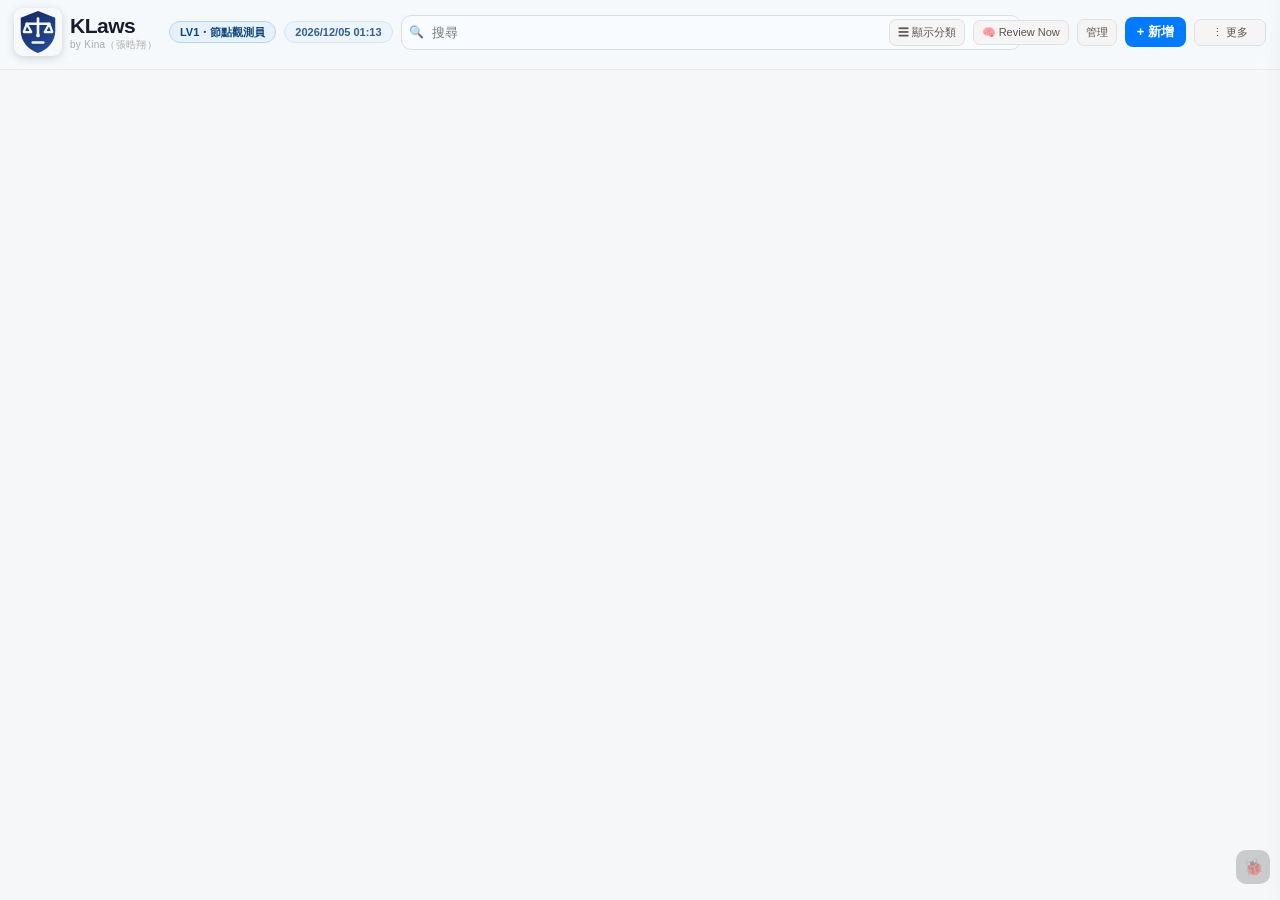
<file: index.html>
<!DOCTYPE html>
<html lang="zh-Hant">
<head>
<meta charset="UTF-8">
<meta name="viewport" content="width=device-width, initial-scale=1.0, maximum-scale=1.0, user-scalable=no, viewport-fit=cover">
<title>KLaws</title>
<link rel="icon" type="image/svg+xml" href='data:image/svg+xml;utf8,<svg xmlns="http://www.w3.org/2000/svg" viewBox="0 0 52 52"><defs><linearGradient id="g" x1="0" y1="0" x2="1" y2="1"><stop offset="0%25" stop-color="%23060c1f"/><stop offset="100%25" stop-color="%230f2a59"/></linearGradient></defs><rect width="52" height="52" rx="14" fill="url(%23g)"/><path d="M15 10V42H21V30L34 42H41L26 26L40 10H33L21 22V10Z" fill="%23e6f0ff"/><path d="M15 10V42H18V10Z" fill="%237eaef8" opacity="0.75"/></svg>'>
<link rel="stylesheet" href="style.css">
</head>
<body>
<div id="topbar">
  <div class="title-row">
    <div class="brand-wrap">
      <button class="klaws-logo-btn" id="logoArchiveBtn" aria-label="開啟存檔與回收區" title="開啟存檔與回收區">
        <div class="klaws-logo">
          <svg width="48" height="48" viewBox="0 0 64 64" fill="none" xmlns="http://www.w3.org/2000/svg" aria-hidden="true">
            <defs>
              <linearGradient id="lawShieldBg" x1="10" y1="6" x2="54" y2="58" gradientUnits="userSpaceOnUse">
                <stop offset="0" stop-color="#142863"/>
                <stop offset="1" stop-color="#274F9B"/>
              </linearGradient>
            </defs>
            <path d="M32 4L55 13V31C55 44 45.5 55.6 32 60C18.5 55.6 9 44 9 31V13L32 4Z" fill="url(#lawShieldBg)"/>
            <path d="M32 14V35" stroke="#F1F5F9" stroke-width="3.5" stroke-linecap="round"/>
            <path d="M17 21H47" stroke="#F1F5F9" stroke-width="3.5" stroke-linecap="round"/>
            <path d="M17 21L13 32H23L17 21Z" fill="none" stroke="#F1F5F9" stroke-width="3" stroke-linejoin="round"/>
            <path d="M47 21L41 32H51L47 21Z" fill="none" stroke="#F1F5F9" stroke-width="3" stroke-linejoin="round"/>
            <circle cx="32" cy="36.5" r="2.5" fill="#F1F5F9"/>
            <path d="M25 46H39" stroke="#F1F5F9" stroke-width="3.5" stroke-linecap="round"/>
          </svg>
        </div>
      </button>
      <div class="brand-text"><span class="brand-name">KLaws</span><span class="brand-by">by Kina（張晧翔）</span></div>
    </div>
    <div class="header-status-wrap">
      <button id="headerTitleWrap" class="header-achievement-wrap" title="查看等級系統" aria-label="查看等級系統"><span class="brand-title" id="brandTitleBadge">LV1・節點觀測員</span></button>
      <button id="headerDatetimeBtn" class="header-time-wrap" title="開啟日曆系統" aria-label="開啟日曆系統">----/--/-- --:--</button>
      <button class="map-btn" id="mapToggleBtn">&#128279; 體系圖</button>
      <button class="tool-btn exam-btn-style" id="examBtn">&#9997; 申論</button>
    </div>
    <div class="search-wrap">
      <span class="search-icon">&#128269;</span>
      <input id="searchInput" placeholder="搜尋">
      <button class="search-clear" id="searchClear">&#215;</button>
    </div>
    <div class="tool-btns">
      <div class="primary-tools">
        <button class="tool-btn" id="compactToggleBtn" title="切換分類列顯示">&#9776; 分類</button>
        <button class="tool-btn" id="reviewNowBtn">🧠 Review Now</button>
        <button class="tool-btn" id="tagMgrBtn">管理</button>
        <button class="add-btn" id="addBtn">+ 新增</button>
      </div>
      <div class="more-wrap">
        <button class="tool-btn more-btn" id="moreToolsBtn">&#8942; 更多</button>
        <div class="more-menu" id="moreToolsMenu">
          <button class="tool-btn more-menu-item" id="themeToggleBtn">&#127769; 暗色模式</button>
          <button class="tool-btn more-menu-item" id="panelDirBtn" title="切換筆記展開方向">&#8646; 面板方向</button>
          <button class="tool-btn more-menu-item" id="assistToolsBtn">&#9881; 輔助功能</button>
          <button class="tool-btn more-menu-item" id="undoBtn">&#8630; 恢復上一步</button>
        </div>
      </div>
      <input type="file" id="importFile" accept=".json" style="display:none">
    </div>
  </div>
  <div class="filter-row" id="typeRow"></div>
</div>
<div id="selectBar"><span id="selectCount"></span><button class="sel-btn" id="selAllBtn">全選</button><button class="sel-btn" id="selDeleteBtn">&#128465; 刪除</button><button class="sel-btn" id="selCancelBtn">取消</button></div>
<div id="subbar"></div>
<details id="filterAdvanced">
  <summary>進階篩選</summary>
  <div id="chapterbar"></div>
  <div id="sectionbar"></div>
  <div id="sortBar">
    <label>排序：</label>
    <select id="sortSelect"><option value="date_desc">最新優先</option><option value="date_asc">最舊優先</option><option value="title_asc">標題 A-Z</option><option value="title_desc">標題 Z-A</option><option value="subject">依科目</option><option value="chapter">依章</option><option value="type">依類型</option></select>
    <label class="scope-link-toggle"><input type="checkbox" id="scopeLinkedToggle"> 同步顯示關聯筆記</label>
  </div>
  <div id="search-results-bar"></div>
</details>

<div id="notesView">
  <div id="statsPanel"></div>
  <div id="content"><div id="grid"></div></div>

  <!-- Detail Panel -->
  <div class="panel" id="dp">
    <div class="ph"><span id="dp-badge" class="ctag" style="background:#007AFF"></span><button class="pcls" id="dpClose">&#215;</button></div>
    <div id="dp-title" class="dp-ttl"></div>
    <div class="dp-lbl">摘要</div><div id="dp-body" class="dp-txt"></div>
    <div class="dp-lbl">詳細筆記</div><div id="dp-detail" class="dp-txt"></div>
    <div class="dp-lbl">路徑</div>
    <div id="dp-path-editor" class="dp-txt" style="display:flex;gap:8px;align-items:center;">
      <input class="fi" id="dp-path-input" placeholder="例如：民法 > 總則 > 法律行為 > 代理">
      <button class="tool-btn" id="dp-path-save" type="button">儲存路徑</button>
    </div>
    <div class="dp-lbl" id="dp-todo-label" style="display:none;">&#128221; 待辦清單</div><div id="dp-todo" class="dp-txt" style="display:none;"></div>
    <div class="dp-lbl">資訊</div><div id="dp-chips" class="dp-chips"></div>
    <div id="dp-inline-actions" class="dp-inline-actions"></div>
    <div class="dp-lbl">關聯筆記</div><div id="dp-links"></div>
    <div id="dp-link-quick-wrap" class="dp-link-quick-wrap">
      <input class="fi" id="dp-link-search" placeholder="關聯筆記">
      <div id="dp-link-results" class="dp-link-results"></div>
    </div>
  </div>

  <!-- Form Panel -->
  <div class="panel" id="fp">
    <div class="ph"><span class="ph-title" id="form-title">新增筆記</span><button class="pcls" id="fpClose">&#215;</button></div>
    <div class="f2col">
      <div><label class="flbl" style="margin-top:0">類型</label><select class="fs" id="ft"></select></div>
      <div><label class="flbl" style="margin-top:0">科目</label><select class="fs" id="fs2"></select></div>
      <div><label class="flbl" style="margin-top:0">章</label><select class="fs" id="fc"></select></div>
      <div><label class="flbl" style="margin-top:0">節</label><select class="fs" id="fsec"></select></div>
    </div>
    <label class="flbl">標題</label>
    <input class="fi" id="fti" placeholder="標題">
    <label class="flbl">路徑</label>
    <input class="fi" id="fpath" placeholder="例如：民法 > 總則 > 法律行為 > 代理（之後可只輸入代理）">
    <div style="font-size:12px;color:#6b7280;margin:6px 0 2px;">提示：一筆一概念（Atomic Note），先寫「難回想」的知識點。</div>
    <div id="mapAssignFormWrap" style="display:none;">
      <div style="font-size:12px;color:#667;margin:4px 0 10px;">請用和新增/編輯筆記相同的側邊表單，將筆記加入指定頁面。</div>
      <label class="flbl">目標頁面</label>
      <select class="fs" id="mapAssignPageSel"></select>
      <label class="flbl">搜尋筆記</label>
      <input class="fi" id="mapAssignSearchInput" placeholder="搜尋筆記">
      <div id="mapAssignSearchResult" style="display:flex;flex-direction:column;gap:6px;margin-top:8px;"></div>
    </div>
    <div id="dynamicFieldWrap">
      <div class="field-config-head">
        <span>欄位（依類型）</span>
        <div class="field-config-actions">
          <button class="tool-btn mini-btn" id="addTypeFieldBtn" type="button">+ 新增欄位</button>
          <button class="tool-btn mini-btn" id="removeTypeFieldBtn" type="button">− 刪除欄位</button>
        </div>
      </div>
      <div id="dynamicFields"></div>
    </div>
    <div id="form-links-wrap" style="margin-top:16px;padding-top:14px;border-top:1px solid #eee;">
      <div style="font-size:11px;font-weight:700;color:#888;letter-spacing:.06em;margin-bottom:8px;">&#128279; 關聯筆記</div>
      <div id="form-links-list" style="margin-bottom:10px;display:flex;flex-direction:column;gap:5px;"></div>
      <select class="fs" id="fl-relation-type" style="margin-bottom:6px;">
        <option value="cause">cause</option><option value="example">example</option><option value="contrast">contrast</option><option value="application">application</option><option value="analogy">analogy</option>
      </select>
      <input class="fi" id="fl-relation-note" placeholder="關聯說明（部分關聯必填）" style="margin-bottom:6px;display:none;">
      <input class="fi" id="fl-search" placeholder="搜尋關聯" style="margin-bottom:6px;">
      <div id="fl-bulk-actions" style="display:none;align-items:center;justify-content:space-between;gap:8px;margin:4px 0 8px;">
        <button class="tool-btn" id="flSelectAllBtn">全選結果</button>
        <button class="tool-btn" id="flAddSelectedBtn" style="background:#EAF3DE;color:#3B6D11;border-color:#97C459;">建立 0 筆關聯</button>
      </div>
      <div id="fl-results" style="display:flex;flex-direction:column;gap:4px;max-height:160px;overflow-y:auto;"></div>
    </div>
    <div class="frow">
      <button class="fbtn bcl" id="fpCancel">取消</button>
      <button class="fbtn bsv" id="fpSave">儲存</button>
    </div>
  </div>

  <!-- Tag Manager -->
  <div class="panel" id="tp">
  <div class="ph"><span class="ph-title">管理標籤</span><button class="pcls" id="tpClose">&#215;</button></div>
  <div class="tag-tools-row">
    <div class="tag-search-wrap">
      <span class="tag-search-icon">&#128269;</span>
      <input id="tagSearchInput" placeholder="搜尋標籤 / 章 / 節">
    </div>
    <button class="tool-btn tag-settings-btn" id="tagSettingsBtn" title="全域設定">⚙️</button>
  </div>
  <div class="tag-global-options" id="tagGlobalOptions">
    <label><input type="checkbox" id="tagUnusedOnly"> 只看未使用</label>
    <button class="tool-btn" id="clearUnusedTagsBtn">&#128465; 清理未使用</button>
  </div>
  <div id="tagStatsPanel"></div>
  <div class="tag-manager-layout">
    <div class="tag-category-nav" id="tagCategoryNav">
      <button class="tag-nav-btn active" data-category="type">類型</button>
      <button class="tag-nav-btn" data-category="subject">科目</button>
      <button class="tag-nav-btn" data-category="chapter">章</button>
      <button class="tag-nav-btn" data-category="section">節</button>
    </div>
    <div class="tag-manager-content">
      <div class="tag-category-panel" data-category-panel="type">
        <div class="tag-section-title">類型</div>
        <div class="tag-list" id="typeTagList"></div>
        <div class="tag-add-row">
          <input id="newTypeLabel" placeholder="新類型名稱">
          <input type="color" class="color-pick" id="newTypeColor" value="#378ADD">
          <button class="tag-add-icon-btn" id="addTypeBtn">+</button>
        </div>
      </div>

      <div class="tag-category-panel" data-category-panel="subject">
        <div class="tag-section-title">科目</div>
        <div class="tag-list" id="subTagList"></div>
        <div class="tag-add-row">
          <input id="newSubLabel" placeholder="新科目名稱">
          <input type="color" class="color-pick" id="newSubColor" value="#1D9E75">
          <button class="tag-add-icon-btn" id="addSubBtn">+</button>
        </div>
      </div>

      <div class="tag-category-panel" data-category-panel="chapter">
        <div class="tag-section-title">章</div>
        <div class="tag-list" id="chapterTagList"></div>
        <div class="tag-add-row">
          <input id="newChapterLabel" placeholder="新章名稱">
          <select id="newChapterSubject" class="fs" style="max-width:110px;min-width:80px;"></select>
          <button class="tag-add-icon-btn" id="addChapterBtn">+</button>
        </div>
      </div>

      <div class="tag-category-panel" data-category-panel="section">
        <div class="tag-section-title">節</div>
        <div class="tag-list" id="sectionTagList"></div>
        <div class="tag-add-row">
          <input id="newSectionLabel" placeholder="新節名稱">
          <select id="newSectionChapter" class="fs" style="max-width:110px;min-width:80px;"></select>
          <button class="tag-add-icon-btn" id="addSectionBtn">+</button>
        </div>
      </div>
    </div>
  </div>
  </div>

  <!-- Archive / Recycle Panel -->
  <div class="panel" id="ap">
    <div class="ph"><span class="ph-title">存檔與回收區</span><button class="pcls" id="apClose">&#215;</button></div>
    <div class="archive-toolbar">
      <button type="button" class="tool-btn" id="archiveSaveBtn">+ 建立存檔</button>
      <button type="button" class="tool-btn" id="archiveExportBtn">下載備份</button>
      <button type="button" class="tool-btn" id="archivePortableExportBtn">下載通用包</button>
      <button type="button" class="tool-btn" id="archiveImportBtn">匯入備份</button>
      <button type="button" class="tool-btn" id="cloudLoginBtn">☁️ Google登入</button>
      <button type="button" class="tool-btn" id="cloudPullBtn">⬇️ 雲端下載</button>
      <button type="button" class="tool-btn" id="cloudSyncBtn">⬆️ 雲端上傳</button>
      <button type="button" class="tool-btn" id="cloudLogoutBtn">登出雲端</button>
    </div>
    <div class="archive-empty" id="cloudSyncStatus">雲端同步：未登入</div>
    <div class="archive-cols">
      <div class="archive-col">
        <div class="archive-col-title">存檔快照（最多 30 筆）</div>
        <div id="archiveList"></div>
      </div>
      <div class="archive-col">
        <div class="archive-col-title">回收區（5 天自動清空，30 分鐘內刪除會合併）</div>
        <div id="recycleList"></div>
      </div>
    </div>
  </div>
</div>

<!-- Calendar View -->
<div id="calendarView">
  <div class="calendar-head">
    <button class="tool-btn" id="calendarPrevBtn">←</button>
    <div id="calendarTitle">2026年4月</div>
    <button class="tool-btn" id="calendarTimerBtn">&#9201; 專注計時器</button>
    <button class="tool-btn" id="calendarNextBtn">→</button>
    <button class="tool-btn" id="calendarTodayBtn">今天</button>
    <button class="tool-btn" id="calendarSettingsBtn">⚙️ Email</button>
    <button class="tool-btn map-primary-action" id="calendarBackBtn">← 返回筆記</button>
  </div>
  <div class="calendar-weekdays">
    <span>一</span><span>二</span><span>三</span><span>四</span><span>五</span><span>六</span><span>日</span>
  </div>
  <div id="calendarGrid"></div>
</div>

<!-- Level System View -->
<div id="levelSystemView">
  <div class="calendar-head">
    <div id="levelSystemTitle">等級系統</div>
    <button class="tool-btn map-primary-action" id="levelSystemBackBtn">← 返回筆記</button>
  </div>
  <div id="levelSystemPanel"></div>
  <div id="levelEditorModal">
    <div id="levelEditorBox">
      <div class="ph"><span class="ph-title" id="levelEditorTitle">編輯項目</span><button class="pcls" id="levelEditorClose">&#215;</button></div>
      <div id="levelTaskFields">
        <label class="flbl">任務名稱</label>
        <input class="fi" id="levelTaskName" placeholder="任務名稱">
        <div class="f2col">
          <div>
            <label class="flbl" style="margin-top:0">難度</label>
            <select class="fs" id="levelTaskDifficulty">
              <option value="E">E</option>
              <option value="N">N</option>
              <option value="H">H</option>
            </select>
          </div>
          <div>
            <label class="flbl" style="margin-top:0">重複週期</label>
            <select class="fs" id="levelTaskRepeat"></select>
          </div>
        </div>
        <label class="flbl">小任務</label>
        <textarea class="ft" id="levelTaskSubtasks" placeholder="小任務"></textarea>
      </div>
      <div id="levelAchievementFields">
        <label class="flbl">成就名稱</label>
        <input class="fi" id="levelAchievementName" placeholder="成就名稱">
        <div class="f2col">
          <div>
            <label class="flbl" style="margin-top:0">達成門檻</label>
            <input class="fi" id="levelAchievementTarget" type="number" min="1" value="10">
          </div>
          <div>
            <label class="flbl" style="margin-top:0">難度</label>
            <select class="fs" id="levelAchievementDifficulty">
              <option value="E">E</option>
              <option value="N">N</option>
              <option value="H">H</option>
            </select>
          </div>
        </div>
        <label class="flbl">達成方式</label>
        <input class="fi" id="levelAchievementCondition" placeholder="達成方式">
        <label class="flbl">獲得點數</label>
        <input class="fi" id="levelAchievementPoints" type="number" min="0" value="30">
      </div>
      <div class="frow">
        <button class="fbtn bcl" id="levelEditorCancel">取消</button>
        <button class="fbtn bsv" id="levelEditorSave">儲存</button>
      </div>
    </div>
  </div>
</div>

<!-- Map View -->
<div id="mapView">
  <div id="mapToolbar">
    <div class="map-search-wrap">
      <span style="position:absolute;left:8px;top:50%;transform:translateY(-50%);color:#aaa;font-size:12px;pointer-events:none;">&#128269;</span>
      <input id="mapSearchInput" placeholder="搜尋節點..." autocomplete="off">
    </div>
    <select id="mapFilterSub" class="map-filter-sel"><option value="all">全部科目</option></select>
    <select id="mapFilterChapter" class="map-filter-sel map-adv-item"><option value="all">全部章</option></select>
    <select id="mapFilterSection" class="map-filter-sel map-adv-item"><option value="all">全部節</option></select>
    <button class="tool-btn" id="mapAdvancedToggleBtn" style="background:#f5f5f5;color:#555;border-color:#ddd;">⚙️ 進階</button>
    <button class="tool-btn" id="mapAutoBtn">&#10024; 自動排列</button>
    <button class="tool-btn map-adv-item" id="mapLinkedOnlyBtn" style="background:#3B6D11;color:#fff;border-color:#3B6D11;">&#128279; 只顯示關聯</button>
    <button class="tool-btn map-adv-item" id="mapLaneBtn">&#129521; 泳道</button>
    <button class="tool-btn map-primary-action" id="mapBackBtn">&#8592; 返回</button>
    <span id="mapPagePath" class="map-page-path">主頁</span>
    <button class="zoom-btn" id="zoomIn">+</button>
    <span id="zoomLabel">100%</span>
    <button class="zoom-btn" id="zoomOut">&#8722;</button>
    <button class="zoom-btn" id="mapScrollModeBtn">↕ 垂直捲動</button>
    <button class="zoom-btn" id="zoomFit">適合視窗</button>
  </div>
  <div id="mapCanvas">
    <div class="map-canvas-top-actions">
      <button class="map-tree-toggle" id="mapTreeToggleBtn" type="button" title="樹狀索引">☰ 索引</button>
      <button class="tool-btn map-primary-action" id="mapAddNoteBtn">新增</button>
      <button class="tool-btn" id="mapAssignNoteBtn">加入</button>
    </div>
    <aside class="map-tree-sidebar" id="mapTreeSidebar">
      <div class="map-tree-head">
        <span>樹狀索引</span>
        <button class="tool-btn" id="mapTreeCloseBtn" type="button">收合</button>
      </div>
      <div class="map-tree-body" id="mapTreeBody"></div>
    </aside>
    <div id="lanePanel">
      <div class="lane-panel-head"><span class="lane-panel-title">泳道設定</span><button class="pcls" id="lanePanelClose">&#215;</button></div>
      <div class="lane-panel-desc">可依「目前科目/節篩選」分開設定泳道名稱。</div>
      <div id="laneContextLabel"></div>
      <div class="lane-count-row"><label for="laneCountInput">泳道數量</label><input id="laneCountInput" type="number" min="2" max="10" value="5"></div>
      <div id="laneInputs"></div>
      <div class="lane-panel-actions">
        <button class="fbtn bcl" id="laneResetBtn">恢復預設</button>
        <button class="fbtn bsv" id="laneSaveBtn">儲存</button>
      </div>
    </div>
    <div id="mapPopup">
      <button class="mp-close" id="mpClose">&#215;</button>
      <span class="mp-badge" id="mpBadge"></span>
      <div class="mp-title" id="mpTitle"></div>
      <span class="mp-subject" id="mpSubject"></span>
      <div class="mp-links" id="mpLinks"></div>
      <div class="mp-link-quick-wrap" id="mp-link-quick-wrap" style="display:none;">
        <input class="fi" id="mp-link-search" placeholder="關聯筆記">
        <div class="dp-link-results" id="mp-link-results"></div>
      </div>
      <button class="mp-goto" id="mpGoto">&#128269; 查看完整筆記 &#8594;</button>
    </div>
    <svg id="mapSvg" style="will-change:transform;">
      <defs><marker id="arrowBlue" markerWidth="4" markerHeight="4" refX="3" refY="1.5" orient="auto"><path d="M0,0 L0,3 L4,1.5 z" fill="#6F86A0"/></marker></defs>
      <g id="linksLayer"></g>
      <g id="nodesLayer"></g>
      <g id="arrowsLayer"></g>
    </svg>
  </div>
</div>

<!-- Shortcut Manager -->
<div class="panel" id="scp" style="display:none;margin:12px 14px;">
  <div class="ph"><span class="ph-title">&#9000; 快捷鍵設定</span><button class="pcls" id="scpClose">&#215;</button></div>
  
  <div id="scpList" style="display:flex;flex-direction:column;gap:6px;"></div>
  <div style="display:flex;gap:8px;margin-top:14px;">
    <button class="fbtn bcl" id="scpReset" style="flex:1;padding:9px;border-radius:10px;font-size:13px;font-weight:600;border:none;cursor:pointer;">&#8634; 恢復預設</button>
    <button class="fbtn bsv" id="scpDone" style="flex:1;padding:9px;border-radius:10px;font-size:13px;font-weight:600;border:none;cursor:pointer;">完成</button>
  </div>
</div>

<div id="toast"></div>
<div id="actionToast"><span id="actionToastText"></span><button id="actionToastUndoBtn">復原</button></div>
<div class="shortcut-hint" id="scHint"></div>
<button id="debugToggle" title="開啟偵錯工具">🐞</button>

<!-- Exam View -->
<div id="examView">
  <div id="examHeader"><span id="examHeaderTitle">&#9997; 申論測驗</span><span id="examTimer">00:00</span></div>
  <div id="examBody">
    <div class="exam-section"><div class="exam-section-title">題目</div><div class="exam-question-text" id="examQuestionDisplay"></div><div class="exam-issues" id="examIssueChips"></div></div>
    <div class="exam-section" style="flex:1;"><div class="exam-section-title">&#9997; 作答欄</div><textarea id="examAnswerBox" placeholder="請在此作答..."></textarea><div class="exam-word-count" id="examWordCount">0 字</div></div>
    <div class="exam-action-row"><button class="exam-btn exam-btn-end" id="examSubmitBtn">&#10003; 提交作答</button><button class="exam-btn exam-btn-cancel" id="examCancelBtn">&#8592; 放棄離開</button></div>
  </div>
  <div id="examResult">
    <div class="result-score-card"><div class="result-score-num" id="resultScoreNum">--</div><div class="result-score-label">/ 100 分</div></div>
    <div class="result-section"><h3>&#128221; AI 教授評語</h3><p id="resultComment">評分中...</p></div>
    <div class="result-section" id="resultIssueSection"><h3>&#128269; 逐點分析</h3><div id="resultIssueAnalysis"></div></div>
    <div class="result-section"><h3>&#128200; 各項表現</h3><div id="resultTags"></div></div>
    <div class="result-section"><h3>&#128218; 參考答案要點</h3><p id="resultRef"></p></div>
    <div class="exam-action-row" style="padding:0 0 20px;"><button class="exam-btn exam-btn-end" id="examRetryBtn">&#8634; 再做一題</button><button class="exam-btn exam-btn-cancel" id="examBackBtn2">&#8592; 返回筆記</button></div>
  </div>
</div>

<!-- Exam List -->
<div id="examListPanel">
  <div class="ph"><span class="ph-title">&#9997; 申論題庫</span><button class="pcls" id="examListClose">&#215;</button></div>
  <div id="examListItems"></div>
  <div style="margin-top:12px;"><button class="fbtn bsv" id="examAddBtn" style="width:100%;padding:11px;border-radius:10px;font-size:13px;font-weight:600;border:none;cursor:pointer;">+ 新增題目</button></div>
</div>

<!-- Exam Form -->
<div class="panel" id="examAddForm">
  <div class="ph"><span class="ph-title">+ 新增申論題</span><button class="pcls" id="examFormClose">&#215;</button></div>
  <label class="flbl" style="margin-top:0">科目</label><select class="fs" id="examSubSel"></select>
  <label class="flbl">題目</label><textarea class="ft" id="examQInput" style="min-height:100px;" placeholder="題目"></textarea>
  <label class="flbl">爭點</label><input class="fi" id="examIssInput" placeholder="爭點">
  <label class="flbl">作答時間（分鐘）</label><input class="fi" id="examTimeInput" type="number" value="30" min="5" max="120">
  <div class="frow"><button class="fbtn bcl" id="examFCancel">取消</button><button class="fbtn bsv" id="examFSave">儲存</button></div>
</div>

<!-- AI Key Modal -->
<div id="aiKeyModal">
  <div id="aiKeyBox">
    <h3>&#129302; 設定 AI（OpenRouter）</h3>
    <p>KLaws 使用 <b>OpenRouter</b> 提供的免費 AI 模型。<br>註冊免費帳號後取得 API Key 即可使用，<b>每天最多 200 次，不需信用卡</b>。</p>
    <div style="background:#f0f7ff;border-radius:8px;padding:10px 12px;margin-bottom:12px;font-size:11px;color:#0C447C;line-height:1.8;">
      1. 前往 <b>openrouter.ai</b> 免費註冊<br>
      2. 右上角頭像 → <b>Keys</b> → <b>Create Key</b><br>
      3. 複製 <b>sk-or-v1-...</b> 貼到下方
    </div>
    <label style="font-size:11px;font-weight:600;color:#555;display:block;margin-bottom:4px;">API Key</label>
    <input id="aiKeyInput" type="password" placeholder="sk-or-v1-...">
    <label style="font-size:11px;font-weight:600;color:#555;display:block;margin:10px 0 4px;">AI 模型</label>
    <select id="aiModelSel" style="width:100%;padding:9px 10px;border:1px solid #ddd;border-radius:8px;font-size:13px;background:#f8f8f8;font-family:inherit;margin-bottom:12px;"></select>
    <div class="ai-key-row">
      <button class="fbtn bcl" id="aiKeyCancel" style="flex:1;padding:9px;border-radius:8px;font-size:13px;font-weight:600;border:none;cursor:pointer;">取消</button>
      <button class="fbtn bsv" id="aiKeySave" style="flex:1;padding:9px;border-radius:8px;font-size:13px;font-weight:600;border:none;cursor:pointer;">儲存並繼續</button>
    </div>
    <div style="margin-top:10px;font-size:11px;color:#bbb;text-align:center;">Key 僅存於您的本機，不會上傳至任何伺服器</div>
  </div>
</div>

<div id="calendarEventModal">
  <div id="calendarEventBox">
    <h3 id="calendarEventTitle">新增日程</h3>
    <p id="calendarEventDateLabel"></p>
    <label class="flbl">類型</label>
    <select id="calendarEventType" class="fs">
      <option value="diary">日記</option>
      <option value="reminder">提醒</option>
    </select>
    <label class="flbl">標題</label>
    <input id="calendarEventName" class="fi" placeholder="標題">
    <div id="calendarEventBodyWrap">
      <label class="flbl">內容</label>
      <textarea id="calendarEventBody" class="ft" style="min-height:90px;" placeholder="內容"></textarea>
    </div>
    <div id="calendarReminderWrap" style="display:none;">
      <label class="flbl">到期時間（當天）</label>
      <div class="calendar-reminder-row">
        <input id="dueHour" type="number" min="0" max="23" value="9" class="fi"><span>時</span>
        <input id="dueMinute" type="number" min="0" max="59" value="0" class="fi"><span>分</span>
      </div>
      <label class="flbl">提醒時間（到期前）</label>
      <div class="calendar-reminder-row">
        <input id="remindDays" type="number" min="0" value="0" class="fi"><span>天</span>
        <input id="remindHours" type="number" min="0" value="0" class="fi"><span>小時</span>
        <input id="remindMinutes" type="number" min="0" value="10" class="fi"><span>分鐘</span>
      </div>
      <label class="flbl">提醒方式（可自由勾選）</label>
      <div class="calendar-reminder-channels">
        <label><input type="checkbox" id="remindPopup" checked> 筆記內彈窗提醒</label>
        <label><input type="checkbox" id="remindEmail"> Email 提醒</label>
      </div>
    </div>
    <div class="frow">
      <button class="fbtn bcl" id="calendarEventCancel">取消</button>
      <button class="fbtn" id="calendarEventDelete" style="display:none;background:#fff1f2;color:#b91c1c;border:1px solid #fecaca;">刪除</button>
      <button class="fbtn bsv" id="calendarEventSave">儲存</button>
    </div>
  </div>
</div>

<div id="calendarSettingsModal">
  <div id="calendarSettingsBox">
    <h3>提醒 Email 設定</h3>
    
    <input id="calendarSmtpToken" class="fi" placeholder="SMTP Secure Token（例如 SMTPJS）">
    <input id="calendarEmailFrom" class="fi" style="margin-top:8px;" placeholder="寄件者 Email（From）">
    <textarea id="calendarEmailsInput" class="ft" style="min-height:130px;" placeholder="example@gmail.com"></textarea>
    <div class="frow">
      <button class="fbtn bcl" id="calendarSettingsCancel">取消</button>
      <button class="fbtn bsv" id="calendarSettingsSave">儲存</button>
    </div>
  </div>
</div>


<div id="calendarDayDetail" class="calendar-day-detail"></div>

<div id="reminderPopup"></div>
<div id="focusTimerModal">
  <div id="focusTimerBox">
    <div id="focusTimerDragHandle" title="拖曳移動計時器">
      <h3>⏱️ 專注計時器</h3>
      <span class="focus-timer-drag-hint">拖曳移動</span>
    </div>
    <label class="flbl">倒數時間（m:ss 或 分鐘）</label>
    <input id="focusTimerMinutes" class="fi" type="text" value="25:00" placeholder="例如 1:30 或 25">
    <div id="focusTimerDisplay">25:00</div>
    <div class="focus-timer-actions">
      <button class="fbtn bsv" id="focusTimerStartBtn">開始</button>
      <button class="fbtn bcl" id="focusTimerPauseBtn">暫停</button>
      <button class="fbtn bcl" id="focusTimerResetBtn">重設</button>
    </div>
    <div class="frow">
      <button class="fbtn bcl" id="focusTimerCloseBtn">關閉</button>
    </div>
  </div>
</div>
<div id="assistToolsModal">
  <div id="assistToolsBox">
    <h3>&#9881; 輔助功能</h3>
    
    <div class="assist-tools-grid">
      <button class="tool-btn ai-btn-style" id="assistAiBtn">&#129302; AI</button>
      <button class="tool-btn" id="assistShortcutBtn">&#9000; 快捷鍵</button>
    </div>
    <div class="assist-tools-actions">
      <button class="fbtn bcl" id="assistToolsCloseBtn">關閉</button>
    </div>
  </div>
</div>
<div id="focusTimerAlert">
  <div id="focusTimerAlertBox">
    <h3>⏰ 時間到！</h3>
    <p>計時已結束，請休息或開始下一輪。</p>
    <button class="fbtn bsv" id="focusTimerAlertOkBtn">我知道了</button>
  </div>
</div>

<script src="utility.js"></script>
<script src="storage.js"></script>
<script src="render.js"></script>
<script src="map.js"></script>
<script src="calendar.js"></script>
<script src="config.js"></script>
<script src="klaws-core.js"></script>
<script src="state.js"></script>
<script src="utils-app.js"></script>
<script src="data.js"></script>
<script src="tags.js"></script>
<script src="notes.js"></script>
<script src="form.js"></script>
<script src="render-ui.js"></script>
<script src="map-logic.js"></script>
<script src="calendar-logic.js"></script>
<script src="level.js"></script>
<script src="exam.js"></script>
<script src="shortcuts.js"></script>
<script src="init.js"></script>
</body>
</html>
</file>
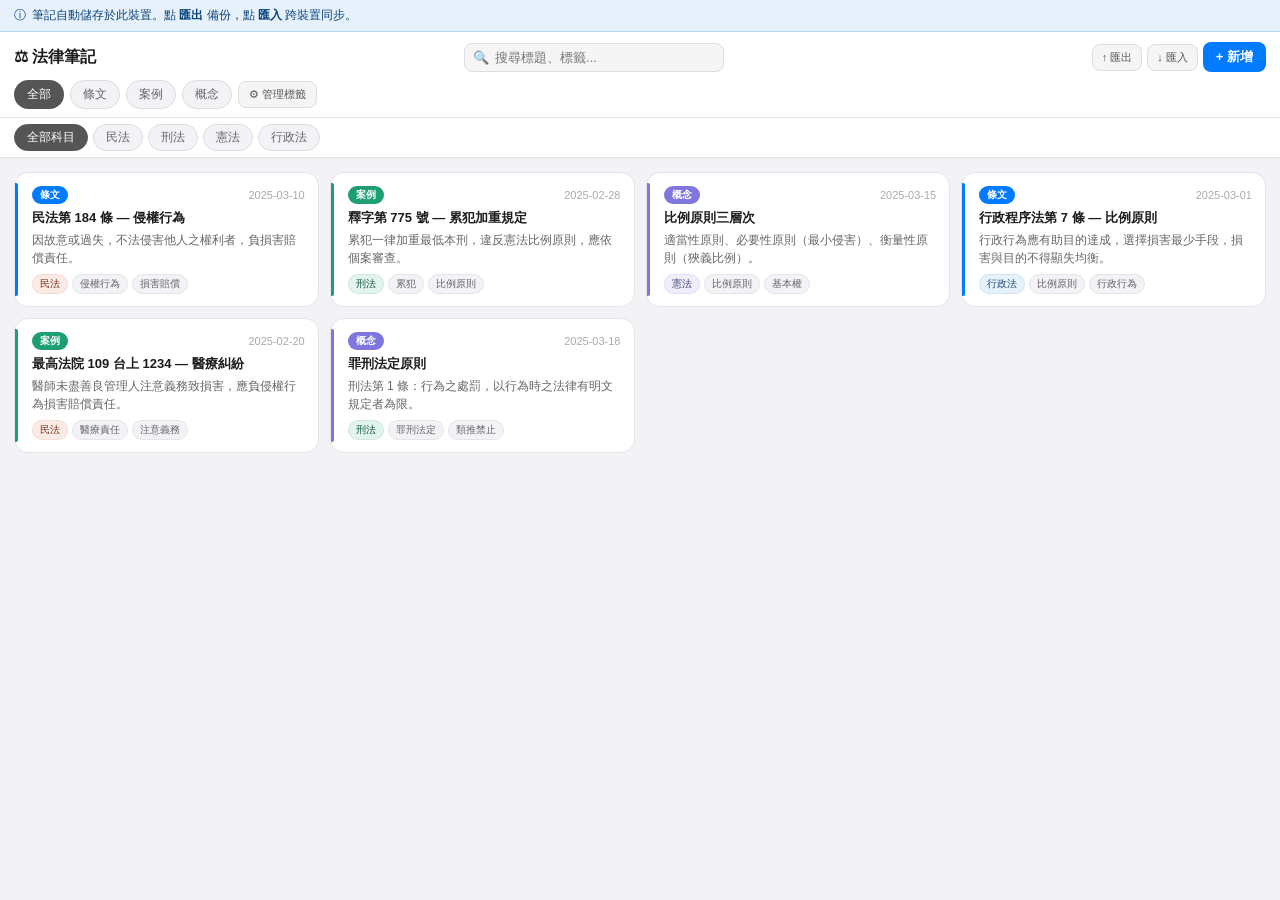
<file: index 2.html>
<!DOCTYPE html>
<html lang="zh-Hant">
<head>
<meta charset="UTF-8">
<meta name="viewport" content="width=device-width, initial-scale=1.0, user-scalable=no">
<title>&#27861;&#24459;&#23416;&#32722;&#31558;&#35352;</title>
<style>
*{box-sizing:border-box;margin:0;padding:0;}
body{font-family:-apple-system,BlinkMacSystemFont,"PingFang TC",sans-serif;font-size:14px;background:#f2f2f7;color:#1c1c1e;}
button,input,select,textarea{font-family:inherit;-webkit-appearance:none;appearance:none;}
.sync-bar{background:#E6F1FB;border-bottom:1px solid #B5D4F4;padding:7px 14px;font-size:12px;color:#0C447C;display:flex;align-items:center;gap:6px;}
#topbar{background:#fff;padding:10px 14px 8px;border-bottom:1px solid #e5e5e5;position:sticky;top:0;z-index:50;}
.title-row{display:flex;align-items:center;justify-content:space-between;margin-bottom:8px;gap:8px;}
.app-title{font-size:16px;font-weight:700;flex-shrink:0;}
.search-wrap{flex:1;position:relative;max-width:260px;}
.search-wrap input{width:100%;padding:6px 10px 6px 30px;border:1px solid #ddd;border-radius:8px;font-size:13px;background:#f5f5f5;color:#1c1c1e;}
.search-wrap input:focus{outline:none;border-color:#007AFF;background:#fff;}
.search-icon{position:absolute;left:9px;top:50%;transform:translateY(-50%);color:#aaa;font-size:13px;pointer-events:none;}
.search-clear{position:absolute;right:8px;top:50%;transform:translateY(-50%);color:#aaa;font-size:16px;cursor:pointer;display:none;background:none;border:none;line-height:1;}
.tool-btns{display:flex;gap:5px;align-items:center;flex-shrink:0;}
.tool-btn{padding:5px 9px;border-radius:8px;border:1px solid #ddd;background:#f5f5f5;font-size:11px;color:#555;cursor:pointer;font-weight:500;white-space:nowrap;}
.tool-btn:active{background:#e5e5e5;}
.add-btn{padding:6px 13px;background:#007AFF;color:#fff;border-radius:8px;font-size:13px;font-weight:600;border:none;cursor:pointer;white-space:nowrap;}
.add-btn:active{background:#0062cc;}
.filter-row{display:flex;align-items:center;gap:6px;flex-wrap:nowrap;overflow-x:auto;-webkit-overflow-scrolling:touch;}
.tab{padding:5px 12px;border-radius:99px;border:1px solid #ddd;background:#f2f2f7;font-size:12px;color:#666;font-weight:500;cursor:pointer;white-space:nowrap;flex-shrink:0;}
.tab.on{color:#fff;border-color:transparent;}
.tag-mgr-btn{padding:5px 10px;border-radius:8px;border:1px solid #ddd;background:#f5f5f5;font-size:11px;color:#555;cursor:pointer;flex-shrink:0;white-space:nowrap;}
#subbar{background:#fff;padding:6px 14px;border-bottom:1px solid #e5e5e5;display:flex;gap:5px;overflow-x:auto;-webkit-overflow-scrolling:touch;align-items:center;}
.sc{padding:4px 12px;border-radius:99px;border:1px solid #ddd;background:#f2f2f7;font-size:12px;color:#666;font-weight:500;cursor:pointer;white-space:nowrap;flex-shrink:0;}
.sc.on{color:#fff;border-color:transparent;}
#search-results-bar{display:none;background:#fff7e6;border-bottom:1px solid #ffe0a0;padding:6px 14px;font-size:12px;color:#b36a00;}
#content{padding:14px;}
#grid{display:grid;gap:11px;grid-template-columns:repeat(auto-fill,minmax(260px,1fr));}
.card{background:#fff;border-radius:14px;border:1px solid #e5e5e5;padding:13px 13px 12px 17px;position:relative;cursor:pointer;}
.card:active{background:#f8f8f8;}
.cbar{position:absolute;left:0;top:10px;bottom:10px;width:3px;border-radius:0 2px 2px 0;}
.ctop{display:flex;justify-content:space-between;align-items:center;margin-bottom:5px;}
.ctag{font-size:10px;padding:2px 8px;border-radius:99px;font-weight:600;color:#fff;}
.cdate{font-size:11px;color:#aaa;}
.ctitle{font-size:13px;font-weight:600;margin-bottom:4px;line-height:1.4;}
.cbody{font-size:12px;color:#666;line-height:1.5;display:-webkit-box;-webkit-line-clamp:2;-webkit-box-orient:vertical;overflow:hidden;}
.cfoot{display:flex;gap:4px;margin-top:7px;flex-wrap:wrap;}
.chip{font-size:10px;padding:2px 7px;background:#f2f2f7;border:1px solid #e5e5e5;border-radius:99px;color:#666;}
.hl{background:#fff3cd;border-radius:2px;}
.empty{text-align:center;padding:48px;color:#bbb;font-size:14px;}
.panel{display:none;margin:12px 14px;background:#fff;border-radius:14px;border:1px solid #e0e0e0;padding:18px;}
.panel.open{display:block;}
.ph{display:flex;justify-content:space-between;align-items:flex-start;margin-bottom:12px;}
.ph-title{font-size:15px;font-weight:700;}
.pcls{background:#ececec;border:none;border-radius:50%;width:30px;height:30px;font-size:18px;color:#666;cursor:pointer;display:flex;align-items:center;justify-content:center;flex-shrink:0;}
.pcls:active{background:#ddd;}
.dp-ttl{font-size:17px;font-weight:700;line-height:1.4;margin-bottom:12px;}
.dp-lbl{font-size:10px;font-weight:700;color:#aaa;text-transform:uppercase;letter-spacing:.08em;margin-bottom:4px;margin-top:14px;}
.dp-txt{font-size:13px;color:#444;line-height:1.8;white-space:pre-wrap;}
.dp-chips{display:flex;flex-wrap:wrap;gap:5px;margin-top:5px;}
.action-row{display:flex;gap:8px;margin-top:16px;}
.edit-btn{flex:1;padding:9px;background:#E6F1FB;color:#0C447C;border:1px solid #B5D4F4;border-radius:8px;font-size:13px;font-weight:600;cursor:pointer;}
.edit-btn:active{background:#B5D4F4;}
.del-btn{flex:1;padding:9px;background:#FFF0F0;color:#D92B2B;border:1px solid #FFCDD2;border-radius:8px;font-size:13px;font-weight:600;cursor:pointer;}
.del-btn:active{background:#ffe0e0;}
.flbl{font-size:11px;font-weight:600;color:#555;margin-bottom:4px;margin-top:12px;display:block;}
.fi,.fs,.ft{width:100%;padding:9px 11px;border:1px solid #ddd;border-radius:10px;font-size:14px;background:#f8f8f8;color:#1c1c1e;display:block;}
.fi:focus,.fs:focus,.ft:focus{outline:none;border-color:#007AFF;background:#fff;}
.ft{resize:vertical;min-height:72px;line-height:1.6;}
.f2col{display:flex;gap:10px;}
.f2col>div{flex:1;}
.frow{display:flex;gap:8px;margin-top:14px;}
.fbtn{flex:1;padding:11px;border-radius:10px;font-size:13px;font-weight:600;border:none;cursor:pointer;min-height:42px;}
.bsv{background:#007AFF;color:#fff;}.bsv:active{background:#0062cc;}
.bcl{background:#ececec;color:#555;}.bcl:active{background:#ddd;}
.tag-list{display:flex;flex-direction:column;gap:8px;margin-top:4px;}
.tag-item{display:flex;align-items:center;gap:8px;background:#f8f8f8;border-radius:10px;padding:8px 10px;border:1px solid #eee;}
.tag-color-dot{width:18px;height:18px;border-radius:50%;flex-shrink:0;border:1.5px solid rgba(0,0,0,0.1);}
.tag-item-label{flex:1;font-size:13px;font-weight:500;}
.tag-item-key{font-size:11px;color:#aaa;margin-right:4px;}
.tag-edit-btn{padding:4px 10px;border-radius:6px;border:1px solid #ddd;background:#fff;font-size:11px;color:#555;cursor:pointer;}
.tag-del-btn{padding:4px 8px;border-radius:6px;border:1px solid #FFCDD2;background:#FFF0F0;font-size:11px;color:#D92B2B;cursor:pointer;}
.tag-add-row{display:flex;gap:8px;margin-top:10px;flex-wrap:wrap;align-items:flex-end;}
.tag-add-row input{flex:1;min-width:80px;padding:8px 10px;border:1px solid #ddd;border-radius:8px;font-size:13px;background:#f8f8f8;}
.tag-add-row input:focus{outline:none;border-color:#007AFF;background:#fff;}
.color-pick{width:36px;height:36px;border-radius:8px;border:1px solid #ddd;cursor:pointer;padding:2px;}
.tag-section-title{font-size:12px;font-weight:700;color:#888;margin-top:16px;margin-bottom:6px;text-transform:uppercase;letter-spacing:.06em;}
#toast{position:fixed;bottom:24px;left:50%;transform:translateX(-50%);background:rgba(0,0,0,0.75);color:#fff;padding:9px 20px;border-radius:99px;font-size:13px;z-index:999;display:none;white-space:nowrap;}
</style>
</head>
<body>

<div class="sync-bar">
  <span>&#9432;</span>
  <span>&#31558;&#35352;&#33258;&#21205;&#20786;&#23384;&#26044;&#27492;&#35037;&#32622;&#12290;&#40670; <b>&#21295;&#20986;</b> &#20633;&#20221;&#65292;&#40670; <b>&#21295;&#20837;</b> &#36328;&#35037;&#32622;&#21516;&#27493;&#12290;</span>
</div>

<div id="topbar">
  <div class="title-row">
    <span class="app-title">&#9878; &#27861;&#24459;&#31558;&#35352;</span>
    <div class="search-wrap">
      <span class="search-icon">&#128269;</span>
      <input id="searchInput" placeholder="&#25628;&#23563;&#27161;&#38988;&#12289;&#27161;&#31844;...">
      <button class="search-clear" id="searchClear">&#215;</button>
    </div>
    <div class="tool-btns">
      <button class="tool-btn" id="exportBtn">&#8593; &#21295;&#20986;</button>
      <label class="tool-btn" for="importFile" style="cursor:pointer;display:inline-block;">&#8595; &#21295;&#20837;</label>
      <input type="file" id="importFile" accept=".json" style="display:none">
      <button class="add-btn" id="addBtn">+ &#26032;&#22686;</button>
    </div>
  </div>
  <div class="filter-row" id="typeRow">
    <button class="tab on" data-v="all">&#20840;&#37096;</button>
    <button class="tab tag-mgr-btn" id="tagMgrBtn">&#9881; &#31649;&#29702;&#27161;&#31844;</button>
  </div>
</div>

<div id="subbar" id="subRow"></div>

<div id="search-results-bar" id="searchBar"></div>

<div id="content">
  <div id="grid"></div>
</div>

<div class="panel" id="dp">
  <div class="ph">
    <span id="dp-badge" class="ctag" style="background:#007AFF"></span>
    <button class="pcls" id="dpClose">&#215;</button>
  </div>
  <div id="dp-title" class="dp-ttl"></div>
  <div class="dp-lbl">&#25688;&#35201;</div><div id="dp-body" class="dp-txt"></div>
  <div class="dp-lbl">&#35443;&#32048;&#31558;&#35352;</div><div id="dp-detail" class="dp-txt"></div>
  <div class="dp-lbl">&#27161;&#31844;</div><div id="dp-chips" class="dp-chips"></div>
  <div class="action-row">
    <button class="edit-btn" id="editBtn">&#9998; &#32232;&#36655;</button>
    <button class="del-btn" id="delBtn">&#128465; &#21034;&#38500;</button>
  </div>
</div>

<div class="panel" id="fp">
  <div class="ph">
    <span class="ph-title" id="form-title">&#26032;&#22686;&#31558;&#35352;</span>
    <button class="pcls" id="fpClose">&#215;</button>
  </div>
  <div class="f2col">
    <div><label class="flbl" style="margin-top:0">&#39006;&#22411;</label>
      <select class="fs" id="ft" id="ft"></select></div>
    <div><label class="flbl" style="margin-top:0">&#31185;&#30446;</label>
      <select class="fs" id="fs2" id="fs2"></select></div>
  </div>
  <label class="flbl">&#27161;&#38988;</label>
  <input class="fi" id="fti" placeholder="&#20363;&#65306;&#27665;&#27861;&#31532; 184 &#26781;">
  <label class="flbl">&#25688;&#35201;</label>
  <textarea class="ft" id="fbo" placeholder="&#26781;&#25991;&#25110;&#37325;&#40670;&#25688;&#35201;..."></textarea>
  <label class="flbl">&#35443;&#32048;&#31558;&#35352;</label>
  <textarea class="ft" id="fde" placeholder="&#27083;&#25104;&#35201;&#20214;&#12289;&#23416;&#35498;&#12289;&#23526;&#21209;&#35211;&#35299;..."></textarea>
  <label class="flbl">&#27161;&#31844;&#65288;&#36887;&#34399;&#20998;&#38548;&#65289;</label>
  <input class="fi" id="fta" placeholder="&#20363;&#65306;&#20405;&#27402;&#34892;&#28858;, &#25613;&#23475;&#36064;&#20767;">
  <div class="frow">
    <button class="fbtn bcl" id="fpCancel">&#21462;&#28040;</button>
    <button class="fbtn bsv" id="fpSave">&#20786;&#23384;</button>
  </div>
</div>

<div class="panel" id="tp">
  <div class="ph">
    <span class="ph-title">&#9881; &#31649;&#29702;&#27161;&#31844;</span>
    <button class="pcls" id="tpClose">&#215;</button>
  </div>
  <div class="tag-section-title">&#31558;&#35352;&#39006;&#22411;&#27161;&#31844;</div>
  <div class="tag-list" id="typeTagList"></div>
  <div class="tag-add-row">
    <input id="newTypeLabel" placeholder="&#26032;&#39006;&#22411;&#21517;&#31281;">
    <input type="color" class="color-pick" id="newTypeColor" value="#378ADD">
    <button class="fbtn bsv" style="flex:0;padding:8px 14px;min-height:0" id="addTypeBtn">+</button>
  </div>
  <div class="tag-section-title">&#31185;&#30446;&#27161;&#31844;</div>
  <div class="tag-list" id="subTagList"></div>
  <div class="tag-add-row">
    <input id="newSubLabel" placeholder="&#26032;&#31185;&#30446;&#21517;&#31281;">
    <input type="color" class="color-pick" id="newSubColor" value="#1D9E75">
    <button class="fbtn bsv" style="flex:0;padding:8px 14px;min-height:0" id="addSubBtn">+</button>
  </div>
</div>

<div id="toast"></div>

<script>
var DEFAULT_NOTES=[
{id:1,type:'article',subject:'\u6c11\u6cd5',title:'\u6c11\u6cd5\u7b2c 184 \u689d \u2014 \u4fb5\u6b0a\u884c\u70ba',body:'\u56e0\u6545\u610f\u6216\u904e\u5931\uff0c\u4e0d\u6cd5\u4fb5\u5bb3\u4ed6\u4eba\u4e4b\u6b0a\u5229\u8005\uff0c\u8ca0\u640d\u5bb3\u8ce0\u511f\u8cac\u4efb\u3002',tags:['\u4fb5\u6b0a\u884c\u70ba','\u640d\u5bb3\u8ce0\u511f'],date:'2025-03-10',detail:'\u69cb\u6210\u8981\u4ef6\uff1a\n1. \u9808\u6709\u52a0\u5bb3\u884c\u70ba\n2. \u884c\u70ba\u9808\u4e0d\u6cd5\n3. \u9808\u6709\u6545\u610f\u6216\u904e\u5931\n4. \u9808\u6709\u640d\u5bb3\n5. \u52a0\u5bb3\u884c\u70ba\u8207\u640d\u5bb3\u9593\u6709\u56e0\u679c\u95dc\u4fc2'},
{id:2,type:'case',subject:'\u5211\u6cd5',title:'\u91cb\u5b57\u7b2c 775 \u865f \u2014 \u7d2f\u72af\u52a0\u91cd\u898f\u5b9a',body:'\u7d2f\u72af\u4e00\u5f8b\u52a0\u91cd\u6700\u4f4e\u672c\u5211\uff0c\u9055\u53cd\u61b2\u6cd5\u6bd4\u4f8b\u539f\u5247\uff0c\u61c9\u4f9d\u500b\u6848\u5be9\u67e5\u3002',tags:['\u7d2f\u72af','\u6bd4\u4f8b\u539f\u5247'],date:'2025-02-28',detail:'\u5927\u6cd5\u5b98\u8a8d\u5b9a\u76f8\u95dc\u898f\u5b9a\u9055\u61b2\uff0c\u6cd5\u9662\u61c9\u4f9d\u500b\u6848\u60c5\u5f62\u5be9\u67e5\uff0c\u4e0d\u5f97\u6a5f\u68b0\u5f0f\u9069\u7528\u52a0\u91cd\u3002'},
{id:3,type:'concept',subject:'\u61b2\u6cd5',title:'\u6bd4\u4f8b\u539f\u5247\u4e09\u5c64\u6b21',body:'\u9069\u7576\u6027\u539f\u5247\u3001\u5fc5\u8981\u6027\u539f\u5247\uff08\u6700\u5c0f\u4fb5\u5bb3\uff09\u3001\u8861\u91cf\u6027\u539f\u5247\uff08\u72f9\u7fa9\u6bd4\u4f8b\uff09\u3002',tags:['\u6bd4\u4f8b\u539f\u5247','\u57fa\u672c\u6b0a'],date:'2025-03-15',detail:'\u4e00\u3001\u9069\u7576\u6027\uff1a\u624b\u6bb5\u80fd\u9054\u6210\u76ee\u7684\n\u4e8c\u3001\u5fc5\u8981\u6027\uff1a\u6700\u5c0f\u4fb5\u5bb3\u624b\u6bb5\n\u4e09\u3001\u8861\u91cf\u6027\uff1a\u640d\u5bb3\u4e0d\u5f97\u8207\u76ee\u7684\u5229\u76ca\u986f\u5931\u5747\u8861'},
{id:4,type:'article',subject:'\u884c\u653f\u6cd5',title:'\u884c\u653f\u7a0b\u5e8f\u6cd5\u7b2c 7 \u689d \u2014 \u6bd4\u4f8b\u539f\u5247',body:'\u884c\u653f\u884c\u70ba\u61c9\u6709\u52a9\u76ee\u7684\u9054\u6210\uff0c\u9078\u64c7\u640d\u5bb3\u6700\u5c11\u624b\u6bb5\uff0c\u640d\u5bb3\u8207\u76ee\u7684\u4e0d\u5f97\u986f\u5931\u5747\u8861\u3002',tags:['\u6bd4\u4f8b\u539f\u5247','\u884c\u653f\u884c\u70ba'],date:'2025-03-01',detail:'\u884c\u653f\u6cd5\u660e\u6587\u5316\u6bd4\u4f8b\u539f\u5247\u4e09\u5c64\u6b21\uff0c\u9069\u7528\u65bc\u884c\u653f\u6a5f\u95dc\u4e4b\u516c\u6b0a\u529b\u884c\u4f7f\u3002'},
{id:5,type:'case',subject:'\u6c11\u6cd5',title:'\u6700\u9ad8\u6cd5\u9662 109 \u53f0\u4e0a 1234 \u2014 \u91ab\u7642\u7cfe\u7d1b',body:'\u91ab\u5e2b\u672a\u76e1\u5584\u826f\u7ba1\u7406\u4eba\u6ce8\u610f\u7fa9\u52d9\u81f4\u640d\u5bb3\uff0c\u61c9\u8ca0\u4fb5\u6b0a\u884c\u70ba\u640d\u5bb3\u8ce0\u511f\u8cac\u4efb\u3002',tags:['\u91ab\u7642\u8cac\u4efb','\u6ce8\u610f\u7fa9\u52d9'],date:'2025-02-20',detail:'\u6cd5\u9662\u898b\u89e3\uff1a\u91ab\u5e2b\u61c9\u4f9d\u91ab\u7642\u5e38\u898f\u5224\u65b7\u904e\u5931\uff0c\u672a\u76e1\u8aaa\u660e\u7fa9\u52d9\u4ea6\u69cb\u6210\u904e\u5931\u3002'},
{id:6,type:'concept',subject:'\u5211\u6cd5',title:'\u7f6a\u5211\u6cd5\u5b9a\u539f\u5247',body:'\u5211\u6cd5\u7b2c 1 \u689d\uff1a\u884c\u70ba\u4e4b\u8655\u7f70\uff0c\u4ee5\u884c\u70ba\u6642\u4e4b\u6cd5\u5f8b\u6709\u660e\u6587\u898f\u5b9a\u8005\u70ba\u9650\u3002',tags:['\u7f6a\u5211\u6cd5\u5b9a','\u985e\u63a8\u7981\u6b62'],date:'2025-03-18',detail:'\u56db\u500b\u5b50\u539f\u5247\uff1a\u6210\u6587\u6cd5\u4e3b\u7fa9\u3001\u7981\u6b62\u985e\u63a8\u3001\u7981\u6b62\u6eaf\u53ca\u65e2\u5f80\u3001\u5211\u7f70\u660e\u78ba\u6027\u3002'}
];
var DEFAULT_TYPES=[{key:'article',label:'\u689d\u6587',color:'#007AFF'},{key:'case',label:'\u6848\u4f8b',color:'#1D9E75'},{key:'concept',label:'\u6982\u5ff5',color:'#7F77DD'}];
var DEFAULT_SUBJECTS=[{key:'\u6c11\u6cd5',label:'\u6c11\u6cd5',color:'#D85A30'},{key:'\u5211\u6cd5',label:'\u5211\u6cd5',color:'#1D9E75'},{key:'\u61b2\u6cd5',label:'\u61b2\u6cd5',color:'#7F77DD'},{key:'\u884c\u653f\u6cd5',label:'\u884c\u653f\u6cd5',color:'#378ADD'}];
var SKEY='legal_notes_v3';
var notes=[],nid=10,types=[],subjects=[];
var cv='all',cs='all',searchQ='',openId=null,editMode=false;

function g(id){return document.getElementById(id);}
function showToast(m){var t=g('toast');t.textContent=m;t.style.display='block';setTimeout(function(){t.style.display='none';},2200);}

function loadData(){
  try{
    var raw=localStorage.getItem(SKEY);
    if(raw){
      var d=JSON.parse(raw);
      notes=d.notes||DEFAULT_NOTES.slice();
      nid=d.nid||10;
      types=d.types||DEFAULT_TYPES.slice();
      subjects=d.subjects||DEFAULT_SUBJECTS.slice();
    } else {
      notes=DEFAULT_NOTES.slice();
      types=DEFAULT_TYPES.slice();
      subjects=DEFAULT_SUBJECTS.slice();
      saveData();
    }
  }catch(e){
    notes=DEFAULT_NOTES.slice();
    types=DEFAULT_TYPES.slice();
    subjects=DEFAULT_SUBJECTS.slice();
  }
}

function saveData(){
  try{localStorage.setItem(SKEY,JSON.stringify({notes:notes,nid:nid,types:types,subjects:subjects}));}catch(e){}
}

function typeByKey(k){for(var i=0;i<types.length;i++){if(types[i].key===k)return types[i];}return {key:k,label:k,color:'#888'};}
function subByKey(k){for(var i=0;i<subjects.length;i++){if(subjects[i].key===k)return subjects[i];}return {key:k,label:k,color:'#888'};}

function hexToRgb(hex){
  var r=parseInt(hex.slice(1,3),16),g2=parseInt(hex.slice(3,5),16),b=parseInt(hex.slice(5,7),16);
  return [r,g2,b];
}
function lightColor(hex){
  var rgb=hexToRgb(hex);
  return 'rgba('+rgb[0]+','+rgb[1]+','+rgb[2]+',0.12)';
}
function darkColor(hex){
  var rgb=hexToRgb(hex);
  return 'rgb('+Math.round(rgb[0]*0.55)+','+Math.round(rgb[1]*0.55)+','+Math.round(rgb[2]*0.55)+')';
}

function highlight(text, q){
  if(!q)return text;
  var idx=text.toLowerCase().indexOf(q.toLowerCase());
  if(idx===-1)return text;
  return text.slice(0,idx)+'<span class="hl">'+text.slice(idx,idx+q.length)+'</span>'+text.slice(idx+q.length);
}

function buildTypeRow(){
  var row=g('typeRow');
  var btns='<button class="tab '+(cv==='all'?'on':'')+'" data-v="all" style="'+(cv==='all'?'background:#555;':'')+'">&#20840;&#37096;</button>';
  for(var i=0;i<types.length;i++){
    var t=types[i];
    var on=cv===t.key;
    btns+='<button class="tab '+(on?'on':'')+'" data-v="'+t.key+'" style="'+(on?'background:'+t.color+';':'')+'">'+(on?'&#10003; ':'')+t.label+'</button>';
  }
  btns+='<button class="tab tag-mgr-btn" id="tagMgrBtn">&#9881; &#31649;&#29702;&#27161;&#31844;</button>';
  row.innerHTML=btns;
  var tabs=row.querySelectorAll('.tab[data-v]');
  for(var j=0;j<tabs.length;j++){
    (function(btn){btn.addEventListener('click',function(){
      cv=btn.getAttribute('data-v');
      buildTypeRow();render();
    });})(tabs[j]);
  }
  var mb=g('tagMgrBtn');
  if(mb)mb.addEventListener('click',function(){openTagMgr();});
}

function buildSubRow(){
  var row=g('subbar');
  var html='<button class="sc '+(cs==='all'?'on':'')+'" data-s="all" style="'+(cs==='all'?'background:#555;color:#fff;border-color:#555;':'')+'">&#20840;&#37096;&#31185;&#30446;</button>';
  for(var i=0;i<subjects.length;i++){
    var s=subjects[i];
    var on=cs===s.key;
    html+='<button class="sc '+(on?'on':'')+'" data-s="'+s.key+'" style="'+(on?'background:'+s.color+';color:#fff;border-color:'+s.color+';':'')+'">'+s.label+'</button>';
  }
  row.innerHTML=html;
  var scs=row.querySelectorAll('.sc');
  for(var j=0;j<scs.length;j++){
    (function(btn){btn.addEventListener('click',function(){
      cs=btn.getAttribute('data-s');
      buildSubRow();render();
    });})(scs[j]);
  }
}

function buildFormSelects(){
  var ft=g('ft'),fs2=g('fs2');
  ft.innerHTML=types.map(function(t){return '<option value="'+t.key+'">'+t.label+'</option>';}).join('');
  fs2.innerHTML=subjects.map(function(s){return '<option value="'+s.key+'">'+s.label+'</option>';}).join('');
}

function render(){
  var q=searchQ.trim().toLowerCase();
  var f=notes.filter(function(n){
    if(cv!=='all'&&n.type!==cv)return false;
    if(cs!=='all'&&n.subject!==cs)return false;
    if(q){
      var hay=(n.title+' '+n.body+' '+n.subject+' '+n.tags.join(' ')).toLowerCase();
      if(hay.indexOf(q)===-1)return false;
    }
    return true;
  });
  var sb=g('search-results-bar');
  if(q){
    sb.style.display='block';
    sb.textContent='\u641c\u5c0b\u300c'+searchQ+'\u300d\uff1a\u627e\u5230 '+f.length+' \u7b46\u7b46\u8a18';
  } else {
    sb.style.display='none';
  }
  var grid=g('grid');
  if(!f.length){grid.innerHTML='<div class="empty">\u6c92\u6709\u7b26\u5408\u7684\u7b46\u8a18</div>';return;}
  grid.innerHTML=f.map(function(n){
    var tp=typeByKey(n.type);
    var sb2=subByKey(n.subject);
    var chips=n.tags.slice(0,2).map(function(t){
      return '<span class="chip">'+highlight(t,q)+'</span>';
    }).join('');
    var titleHl=highlight(n.title,q);
    return '<div class="card" data-id="'+n.id+'">'+
      '<div class="cbar" style="background:'+tp.color+'"></div>'+
      '<div class="ctop">'+
        '<span class="ctag" style="background:'+tp.color+'">'+tp.label+'</span>'+
        '<span class="cdate">'+n.date+'</span>'+
      '</div>'+
      '<div class="ctitle">'+titleHl+'</div>'+
      '<div class="cbody">'+n.body+'</div>'+
      '<div class="cfoot">'+
        '<span class="chip" style="background:'+lightColor(sb2.color)+';color:'+darkColor(sb2.color)+';border-color:'+lightColor(sb2.color)+'">'+sb2.label+'</span>'+
        chips+
      '</div></div>';
  }).join('');
  var cards=grid.querySelectorAll('.card');
  for(var i=0;i<cards.length;i++){
    (function(c){c.addEventListener('click',function(){openNote(parseInt(c.getAttribute('data-id')));});})(cards[i]);
  }
}

function openNote(id){
  var n=null;for(var i=0;i<notes.length;i++){if(notes[i].id===id){n=notes[i];break;}}
  if(!n)return;
  openId=id;
  var tp=typeByKey(n.type);
  var sb=subByKey(n.subject);
  g('dp-badge').textContent=tp.label;
  g('dp-badge').style.background=tp.color;
  g('dp-title').textContent=n.title;
  g('dp-body').textContent=n.body;
  g('dp-detail').textContent=n.detail||'\uff08\u5c1a\u7121\u8a73\u7d30\u7b46\u8a18\uff09';
  var c='<span class="chip" style="background:'+lightColor(sb.color)+';color:'+darkColor(sb.color)+';border-color:'+lightColor(sb.color)+'">'+sb.label+'</span>';
  for(var k=0;k<n.tags.length;k++)c+='<span class="chip">'+n.tags[k]+'</span>';
  g('dp-chips').innerHTML=c;
  g('dp').classList.add('open');
  g('fp').classList.remove('open');
  g('tp').classList.remove('open');
  setTimeout(function(){g('dp').scrollIntoView({behavior:'smooth',block:'nearest'});},60);
}

function closeDetail(){g('dp').classList.remove('open');openId=null;}

function openForm(isEdit){
  editMode=isEdit||false;
  buildFormSelects();
  if(editMode){
    var n=null;for(var i=0;i<notes.length;i++){if(notes[i].id===openId){n=notes[i];break;}}
    if(!n)return;
    g('form-title').textContent='\u7de8\u8f2f\u7b46\u8a18';
    g('ft').value=n.type;
    g('fs2').value=n.subject;
    g('fti').value=n.title;
    g('fbo').value=n.body;
    g('fde').value=n.detail||'';
    g('fta').value=n.tags.join(', ');
  } else {
    g('form-title').textContent='\u65b0\u589e\u7b46\u8a18';
    g('fti').value='';g('fbo').value='';g('fde').value='';g('fta').value='';
  }
  g('fp').classList.add('open');
  g('dp').classList.remove('open');
  g('tp').classList.remove('open');
  setTimeout(function(){g('fp').scrollIntoView({behavior:'smooth',block:'nearest'});},60);
}

function closeForm(){g('fp').classList.remove('open');}

function saveNote(){
  var title=(g('fti').value||'').replace(/^ +| +$/g,'');
  if(!title){g('fti').style.borderColor='#FF3B30';showToast('\u8acb\u8f38\u5165\u6a19\u984c');return;}
  g('fti').style.borderColor='';
  var tags=(g('fta').value||'').split(',').map(function(t){return t.replace(/^ +| +$/g,'');}).filter(Boolean);
  if(editMode&&openId){
    for(var i=0;i<notes.length;i++){
      if(notes[i].id===openId){
        notes[i].type=g('ft').value; notes[i].subject=g('fs2').value;
        notes[i].title=title; notes[i].body=(g('fbo').value||'').replace(/^ +| +$/g,'');
        notes[i].detail=(g('fde').value||'').replace(/^ +| +$/g,'');
        notes[i].tags=tags; break;
      }
    }
    saveData();closeForm();render();showToast('\u7b46\u8a18\u5df2\u66f4\u65b0\uff01');
    setTimeout(function(){openNote(openId);},150);
  } else {
    var d=new Date();
    var dt=d.getFullYear()+'-'+(d.getMonth()<9?'0':'')+(d.getMonth()+1)+'-'+(d.getDate()<10?'0':'')+d.getDate();
    notes.unshift({id:nid++,type:g('ft').value,subject:g('fs2').value,title:title,
      body:(g('fbo').value||'').replace(/^ +| +$/g,''),
      detail:(g('fde').value||'').replace(/^ +| +$/g,''),tags:tags,date:dt});
    saveData();closeForm();render();showToast('\u7b46\u8a18\u5df2\u5132\u5b58\uff01');
    setTimeout(function(){window.scrollTo(0,0);setTimeout(function(){openNote(notes[0].id);},300);},100);
  }
}

function deleteNote(){
  if(!openId)return;
  if(!confirm('\u78ba\u5b9a\u522a\u9664\u9019\u7b46\u7b46\u8a18\uff1f'))return;
  notes=notes.filter(function(n){return n.id!==openId;});
  saveData();closeDetail();render();showToast('\u5df2\u522a\u9664');
}

function openTagMgr(){
  g('tp').classList.add('open');
  g('dp').classList.remove('open');
  g('fp').classList.remove('open');
  renderTagLists();
  setTimeout(function(){g('tp').scrollIntoView({behavior:'smooth',block:'nearest'});},60);
}

function renderTagLists(){
  renderTagList('typeTagList', types, 'type');
  renderTagList('subTagList', subjects, 'sub');
}

function renderTagList(containerId, arr, kind){
  var el=g(containerId);
  if(!arr.length){el.innerHTML='<div style="color:#bbb;font-size:13px;padding:8px 0">\uff08\u5c1a\u7121\u6a19\u7c64\uff09</div>';return;}
  el.innerHTML=arr.map(function(item,idx){
    return '<div class="tag-item" data-idx="'+idx+'" data-kind="'+kind+'">'+
      '<div class="tag-color-dot" style="background:'+item.color+'"></div>'+
      '<span class="tag-item-label">'+item.label+'</span>'+
      '<span class="tag-item-key">('+item.key+')</span>'+
      '<button class="tag-edit-btn" data-idx="'+idx+'" data-kind="'+kind+'">\u7de8\u8f2f</button>'+
      '<button class="tag-del-btn" data-idx="'+idx+'" data-kind="'+kind+'">\u522a\u9664</button>'+
      '</div>';
  }).join('');
  var editBtns=el.querySelectorAll('.tag-edit-btn');
  var delBtns=el.querySelectorAll('.tag-del-btn');
  for(var i=0;i<editBtns.length;i++){
    (function(btn){btn.addEventListener('click',function(){
      editTag(parseInt(btn.getAttribute('data-idx')), btn.getAttribute('data-kind'));
    });})(editBtns[i]);
  }
  for(var i=0;i<delBtns.length;i++){
    (function(btn){btn.addEventListener('click',function(){
      deleteTag(parseInt(btn.getAttribute('data-idx')), btn.getAttribute('data-kind'));
    });})(delBtns[i]);
  }
}

function editTag(idx, kind){
  var arr=kind==='type'?types:subjects;
  var item=arr[idx];
  var newLabel=prompt('\u4fee\u6539\u6a19\u7c64\u540d\u7a31\uff1a', item.label);
  if(newLabel===null)return;
  newLabel=newLabel.replace(/^ +| +$/g,'');
  if(!newLabel){showToast('\u6a19\u7c64\u540d\u7a31\u4e0d\u80fd\u70ba\u7a7a');return;}
  var newColor=prompt('\u4fee\u6539\u984f\u8272\uff08\u5341\u516d\u9032\u4f4d\uff0c\u4f8b\uff1a#378ADD\uff09\uff1a', item.color);
  if(newColor===null)return;
  newColor=newColor.replace(/^ +| +$/g,'');
  if(!/^#[0-9A-Fa-f]{6}$/.test(newColor)){showToast('\u984f\u8272\u683c\u5f0f\u4e0d\u6b63\u78ba\uff0c\u8acb\u7528 #RRGGBB \u683c\u5f0f');return;}
  arr[idx].label=newLabel;
  arr[idx].color=newColor;
  saveData();renderTagLists();buildTypeRow();buildSubRow();render();
  showToast('\u6a19\u7c64\u5df2\u66f4\u65b0');
}

function deleteTag(idx, kind){
  var arr=kind==='type'?types:subjects;
  var item=arr[idx];
  if(!confirm('\u78ba\u5b9a\u522a\u9664\u6a19\u7c64\u300c'+item.label+'\u300d\uff1f\u76f8\u95dc\u7b46\u8a18\u4e0d\u6703\u88ab\u522a\u9664\u3002'))return;
  arr.splice(idx,1);
  saveData();renderTagLists();buildTypeRow();buildSubRow();buildFormSelects();render();
  showToast('\u6a19\u7c64\u5df2\u522a\u9664');
}

function addTag(kind){
  var labelId=kind==='type'?'newTypeLabel':'newSubLabel';
  var colorId=kind==='type'?'newTypeColor':'newSubColor';
  var label=(g(labelId).value||'').replace(/^ +| +$/g,'');
  var color=g(colorId).value||'#378ADD';
  if(!label){showToast('\u8acb\u8f38\u5165\u6a19\u7c64\u540d\u7a31');return;}
  var arr=kind==='type'?types:subjects;
  var key=label;
  for(var i=0;i<arr.length;i++){if(arr[i].key===key){showToast('\u6a19\u7c64\u5df2\u5b58\u5728');return;}}
  arr.push({key:key,label:label,color:color});
  g(labelId).value='';
  saveData();renderTagLists();buildTypeRow();buildSubRow();buildFormSelects();
  showToast('\u6a19\u7c64\u5df2\u65b0\u589e\uff01');
}

function exportData(){
  var json=JSON.stringify({notes:notes,nid:nid,types:types,subjects:subjects,exported:new Date().toISOString()},null,2);
  var blob=new Blob([json],{type:'application/json'});
  var url=URL.createObjectURL(blob);
  var a=document.createElement('a');
  var d=new Date();
  a.download='\u6cd5\u5f8b\u7b46\u8a18\u5099\u4efd_'+d.getFullYear()+'-'+(d.getMonth()+1)+'-'+d.getDate()+'.json';
  a.href=url;a.click();URL.revokeObjectURL(url);
  showToast('\u5df2\u532f\u51fa\uff01\u8acb\u5132\u5b58\u5230 iCloud Drive');
}

function importData(file){
  var reader=new FileReader();
  reader.onload=function(e){
    try{
      var d=JSON.parse(e.target.result);
      if(!d.notes)throw new Error();
      var existing=notes.map(function(n){return n.id;});
      var added=0;
      for(var i=0;i<d.notes.length;i++){
        if(existing.indexOf(d.notes[i].id)===-1){notes.push(d.notes[i]);added++;if(d.notes[i].id>=nid)nid=d.notes[i].id+1;}
      }
      if(d.types)types=d.types;
      if(d.subjects)subjects=d.subjects;
      notes.sort(function(a,b){return b.id-a.id;});
      saveData();buildTypeRow();buildSubRow();buildFormSelects();render();
      showToast('\u5df2\u532f\u5165 '+added+' \u7b46\u65b0\u7b46\u8a18');
    }catch(ex){showToast('\u532f\u5165\u5931\u6557\uff0c\u8acb\u78ba\u8a8d\u6a94\u6848\u683c\u5f0f');}
  };
  reader.readAsText(file);
}

window.addEventListener('load',function(){
  loadData();
  buildTypeRow();buildSubRow();buildFormSelects();render();

  var si=g('searchInput');
  var sc=g('searchClear');
  si.addEventListener('input',function(){
    searchQ=si.value;
    sc.style.display=searchQ?'block':'none';
    render();
  });
  sc.addEventListener('click',function(){
    si.value='';searchQ='';sc.style.display='none';render();si.focus();
  });

  g('addBtn').addEventListener('click',function(){openForm(false);});
  g('editBtn').addEventListener('click',function(){openForm(true);});
  g('dpClose').addEventListener('click',closeDetail);
  g('fpClose').addEventListener('click',closeForm);
  g('fpCancel').addEventListener('click',closeForm);
  g('fpSave').addEventListener('click',saveNote);
  g('delBtn').addEventListener('click',deleteNote);
  g('exportBtn').addEventListener('click',exportData);
  g('tpClose').addEventListener('click',function(){g('tp').classList.remove('open');});
  g('addTypeBtn').addEventListener('click',function(){addTag('type');});
  g('addSubBtn').addEventListener('click',function(){addTag('sub');});
  g('importFile').addEventListener('change',function(e){
    if(e.target.files&&e.target.files[0])importData(e.target.files[0]);
    e.target.value='';
  });
});
</script>
</body>
</html>
</file>
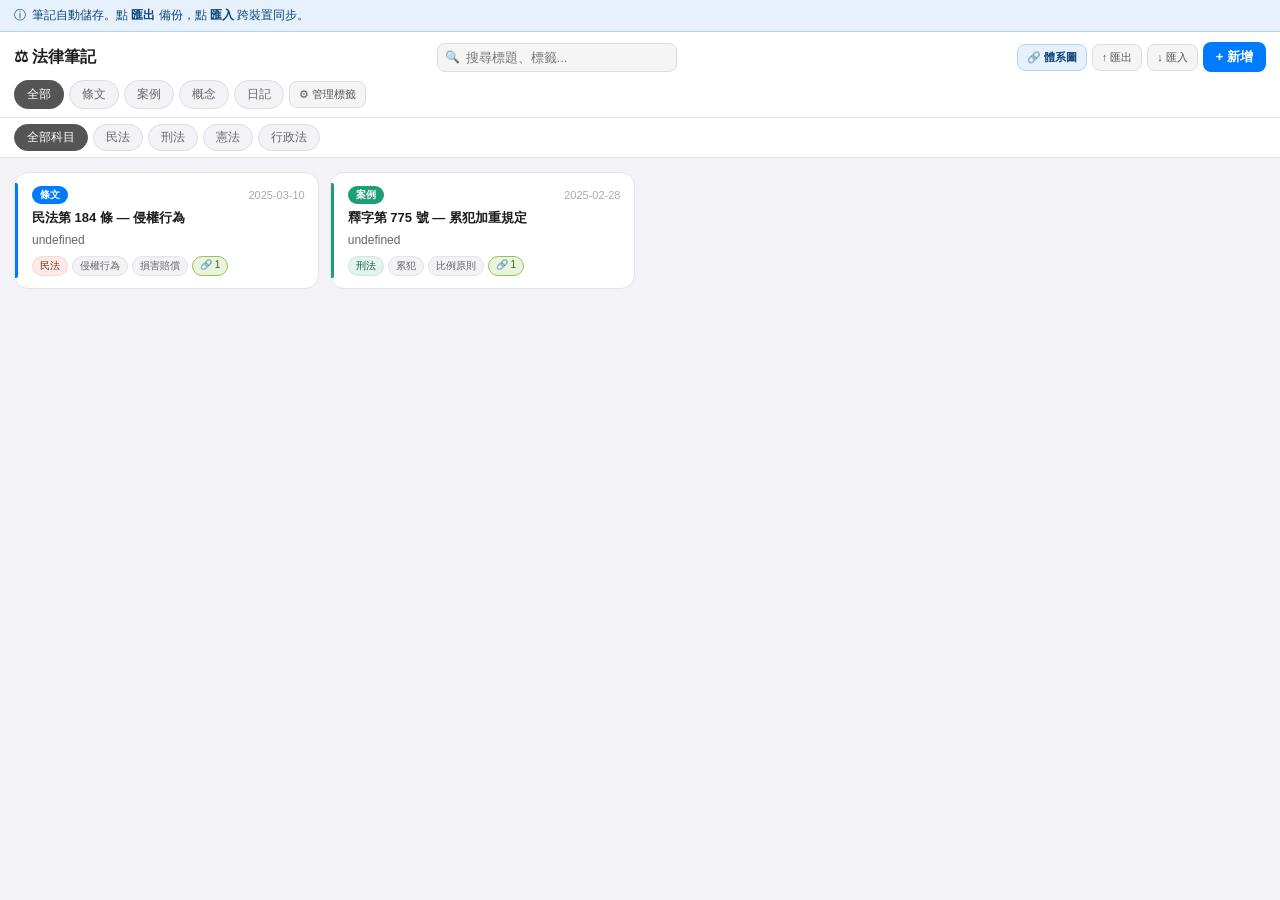
<file: index 3.html>
<!DOCTYPE html>
<html lang="zh-Hant">
<head>
<meta charset="UTF-8">
<meta name="viewport" content="width=device-width, initial-scale=1.0, user-scalable=no">
<title>&#27861;&#24459;&#23416;&#32722;&#31558;&#35352;</title>
<style>
*{box-sizing:border-box;margin:0;padding:0;}
body{font-family:-apple-system,BlinkMacSystemFont,"PingFang TC",sans-serif;font-size:14px;background:#f2f2f7;color:#1c1c1e;}
button,input,select,textarea{font-family:inherit;-webkit-appearance:none;appearance:none;}
.sync-bar{background:#E6F1FB;border-bottom:1px solid #B5D4F4;padding:7px 14px;font-size:12px;color:#0C447C;display:flex;align-items:center;gap:6px;}
#topbar{background:#fff;padding:10px 14px 8px;border-bottom:1px solid #e5e5e5;position:sticky;top:0;z-index:50;}
.title-row{display:flex;align-items:center;justify-content:space-between;margin-bottom:8px;gap:8px;}
.app-title{font-size:16px;font-weight:700;flex-shrink:0;}
.search-wrap{flex:1;position:relative;max-width:240px;}
.search-wrap input{width:100%;padding:6px 10px 6px 28px;border:1px solid #ddd;border-radius:8px;font-size:13px;background:#f5f5f5;color:#1c1c1e;}
.search-wrap input:focus{outline:none;border-color:#007AFF;background:#fff;}
.search-icon{position:absolute;left:8px;top:50%;transform:translateY(-50%);color:#aaa;font-size:12px;pointer-events:none;}
.search-clear{position:absolute;right:7px;top:50%;transform:translateY(-50%);color:#aaa;font-size:16px;cursor:pointer;display:none;background:none;border:none;line-height:1;}
.tool-btns{display:flex;gap:5px;align-items:center;flex-shrink:0;}
.tool-btn{padding:5px 9px;border-radius:8px;border:1px solid #ddd;background:#f5f5f5;font-size:11px;color:#555;cursor:pointer;font-weight:500;white-space:nowrap;}
.tool-btn:active{background:#e5e5e5;}
.map-btn{padding:5px 9px;border-radius:8px;border:1px solid #B5D4F4;background:#E6F1FB;font-size:11px;color:#0C447C;cursor:pointer;font-weight:600;white-space:nowrap;}
.map-btn:active{background:#B5D4F4;}
.add-btn{padding:6px 13px;background:#007AFF;color:#fff;border-radius:8px;font-size:13px;font-weight:600;border:none;cursor:pointer;white-space:nowrap;}
.add-btn:active{background:#0062cc;}
.filter-row{display:flex;align-items:center;gap:5px;flex-wrap:nowrap;overflow-x:auto;-webkit-overflow-scrolling:touch;}
.tab{padding:5px 12px;border-radius:99px;border:1px solid #ddd;background:#f2f2f7;font-size:12px;color:#666;font-weight:500;cursor:pointer;white-space:nowrap;flex-shrink:0;}
.tab.on{color:#fff;border-color:transparent;}
.tag-mgr-btn{padding:5px 9px;border-radius:8px;border:1px solid #ddd;background:#f5f5f5;font-size:11px;color:#555;cursor:pointer;flex-shrink:0;white-space:nowrap;}
#subbar{background:#fff;padding:6px 14px;border-bottom:1px solid #e5e5e5;display:flex;gap:5px;overflow-x:auto;-webkit-overflow-scrolling:touch;align-items:center;}
.sc{padding:4px 12px;border-radius:99px;border:1px solid #ddd;background:#f2f2f7;font-size:12px;color:#666;font-weight:500;cursor:pointer;white-space:nowrap;flex-shrink:0;}
.sc.on{color:#fff;border-color:transparent;}
#search-results-bar{display:none;background:#fff7e6;border-bottom:1px solid #ffe0a0;padding:6px 14px;font-size:12px;color:#b36a00;}
#content{padding:14px;}
#grid{display:grid;gap:11px;grid-template-columns:repeat(auto-fill,minmax(260px,1fr));}
.card{background:#fff;border-radius:14px;border:1px solid #e5e5e5;padding:13px 13px 12px 17px;position:relative;cursor:pointer;}
.card:active{background:#f8f8f8;}
.cbar{position:absolute;left:0;top:10px;bottom:10px;width:3px;border-radius:0 2px 2px 0;}
.ctop{display:flex;justify-content:space-between;align-items:center;margin-bottom:5px;}
.ctag{font-size:10px;padding:2px 8px;border-radius:99px;font-weight:600;color:#fff;}
.cdate{font-size:11px;color:#aaa;}
.ctitle{font-size:13px;font-weight:600;margin-bottom:4px;line-height:1.4;}
.cbody{font-size:12px;color:#666;line-height:1.5;display:-webkit-box;-webkit-line-clamp:2;-webkit-box-orient:vertical;overflow:hidden;}
.cfoot{display:flex;gap:4px;margin-top:7px;flex-wrap:wrap;}
.chip{font-size:10px;padding:2px 7px;background:#f2f2f7;border:1px solid #e5e5e5;border-radius:99px;color:#666;}
.hl{background:#fff3cd;border-radius:2px;}
.empty{text-align:center;padding:48px;color:#bbb;font-size:14px;}
.panel{display:none;margin:12px 14px;background:#fff;border-radius:14px;border:1px solid #e0e0e0;padding:18px;}
.panel.open{display:block;}
.ph{display:flex;justify-content:space-between;align-items:flex-start;margin-bottom:12px;}
.ph-title{font-size:15px;font-weight:700;}
.pcls{background:#ececec;border:none;border-radius:50%;width:30px;height:30px;font-size:18px;color:#666;cursor:pointer;display:flex;align-items:center;justify-content:center;flex-shrink:0;}
.pcls:active{background:#ddd;}
.dp-ttl{font-size:17px;font-weight:700;line-height:1.4;margin-bottom:12px;}
.dp-lbl{font-size:10px;font-weight:700;color:#aaa;text-transform:uppercase;letter-spacing:.08em;margin-bottom:4px;margin-top:14px;}
.dp-txt{font-size:13px;color:#444;line-height:1.8;white-space:pre-wrap;}
.dp-chips{display:flex;flex-wrap:wrap;gap:5px;margin-top:5px;}
.action-row{display:flex;gap:8px;margin-top:16px;flex-wrap:wrap;}
.edit-btn{flex:1;padding:9px;background:#E6F1FB;color:#0C447C;border:1px solid #B5D4F4;border-radius:8px;font-size:13px;font-weight:600;cursor:pointer;min-width:80px;}
.link-btn{flex:1;padding:9px;background:#EAF3DE;color:#3B6D11;border:1px solid #97C459;border-radius:8px;font-size:13px;font-weight:600;cursor:pointer;min-width:80px;}
.del-btn{flex:1;padding:9px;background:#FFF0F0;color:#D92B2B;border:1px solid #FFCDD2;border-radius:8px;font-size:13px;font-weight:600;cursor:pointer;min-width:80px;}
.flbl{font-size:11px;font-weight:600;color:#555;margin-bottom:4px;margin-top:12px;display:block;}
.fi,.fs,.ft{width:100%;padding:9px 11px;border:1px solid #ddd;border-radius:10px;font-size:14px;background:#f8f8f8;color:#1c1c1e;display:block;}
.fi:focus,.fs:focus,.ft:focus{outline:none;border-color:#007AFF;background:#fff;}
.ft{resize:vertical;min-height:72px;line-height:1.6;}
.f2col{display:flex;gap:10px;}
.f2col>div{flex:1;}
.frow{display:flex;gap:8px;margin-top:14px;}
.fbtn{flex:1;padding:11px;border-radius:10px;font-size:13px;font-weight:600;border:none;cursor:pointer;min-height:42px;}
.bsv{background:#007AFF;color:#fff;}.bsv:active{background:#0062cc;}
.bcl{background:#ececec;color:#555;}.bcl:active{background:#ddd;}
.tag-list{display:flex;flex-direction:column;gap:8px;margin-top:4px;}
.tag-item{display:flex;align-items:center;gap:8px;background:#f8f8f8;border-radius:10px;padding:8px 10px;border:1px solid #eee;}
.tag-color-dot{width:18px;height:18px;border-radius:50%;flex-shrink:0;border:1.5px solid rgba(0,0,0,0.1);}
.tag-item-label{flex:1;font-size:13px;font-weight:500;}
.tag-item-key{font-size:11px;color:#aaa;}
.tag-edit-btn{padding:4px 10px;border-radius:6px;border:1px solid #ddd;background:#fff;font-size:11px;color:#555;cursor:pointer;}
.tag-del-btn{padding:4px 8px;border-radius:6px;border:1px solid #FFCDD2;background:#FFF0F0;font-size:11px;color:#D92B2B;cursor:pointer;}
.tag-add-row{display:flex;gap:8px;margin-top:10px;flex-wrap:wrap;align-items:flex-end;}
.tag-add-row input{flex:1;min-width:80px;padding:8px 10px;border:1px solid #ddd;border-radius:8px;font-size:13px;background:#f8f8f8;}
.color-pick{width:36px;height:36px;border-radius:8px;border:1px solid #ddd;cursor:pointer;padding:2px;}
.tag-section-title{font-size:12px;font-weight:700;color:#888;margin-top:16px;margin-bottom:6px;text-transform:uppercase;letter-spacing:.06em;}
/* Map view */
#mapView{display:none;flex-direction:column;}
#mapView.open{display:flex;}
#mapToolbar{background:#fff;padding:8px 14px;border-bottom:1px solid #e5e5e5;display:flex;gap:8px;align-items:center;flex-wrap:wrap;}
#mapToolbar .map-hint{font-size:12px;color:#888;flex:1;}
#mapCanvas{width:100%;height:65vh;min-height:400px;position:relative;overflow:hidden;background:#f9f9f9;border-bottom:1px solid #e5e5e5;touch-action:none;}
#mapSvg{position:absolute;top:0;left:0;width:100%;height:100%;overflow:visible;}
.map-node{cursor:pointer;}
.map-node circle{transition:r 0.15s;}
.map-node:active circle{opacity:0.8;}
.node-selected circle{stroke-width:3px !important;}
#mapInfo{background:#fff;padding:14px;border-top:1px solid #e5e5e5;font-size:13px;color:#444;min-height:56px;}
.link-item{display:flex;align-items:center;gap:8px;padding:7px 10px;background:#f8f8f8;border-radius:8px;border:1px solid #eee;margin-bottom:6px;}
.link-dot{width:10px;height:10px;border-radius:50%;flex-shrink:0;}
.link-rel{font-size:11px;font-weight:600;padding:2px 7px;border-radius:99px;color:#fff;}
.link-title{flex:1;font-size:12px;color:#333;}
.link-del{padding:3px 8px;border-radius:6px;border:1px solid #FFCDD2;background:#FFF0F0;font-size:11px;color:#D92B2B;cursor:pointer;}
.rel-btns{display:flex;flex-wrap:wrap;gap:6px;margin-top:8px;}
.rel-btn{padding:5px 12px;border-radius:99px;border:2px solid;font-size:12px;font-weight:600;cursor:pointer;background:#fff;}
#toast{position:fixed;bottom:24px;left:50%;transform:translateX(-50%);background:rgba(0,0,0,0.75);color:#fff;padding:9px 20px;border-radius:99px;font-size:13px;z-index:999;display:none;white-space:nowrap;}
</style>
</head>
<body>
<div class="sync-bar">
  <span>&#9432;</span>
  <span>&#31558;&#35352;&#33258;&#21205;&#20786;&#23384;&#12290;&#40670; <b>&#21295;&#20986;</b> &#20633;&#20221;&#65292;&#40670; <b>&#21295;&#20837;</b> &#36328;&#35037;&#32622;&#21516;&#27493;&#12290;</span>
</div>
<div id="topbar">
  <div class="title-row">
    <span class="app-title">&#9878; &#27861;&#24459;&#31558;&#35352;</span>
    <div class="search-wrap">
      <span class="search-icon">&#128269;</span>
      <input id="searchInput" placeholder="&#25628;&#23563;&#27161;&#38988;&#12289;&#27161;&#31844;...">
      <button class="search-clear" id="searchClear">&#215;</button>
    </div>
    <div class="tool-btns">
      <button class="map-btn" id="mapToggleBtn">&#128279; &#39636;&#31995;&#22294;</button>
      <button class="tool-btn" id="exportBtn">&#8593; &#21295;&#20986;</button>
      <label class="tool-btn" for="importFile" style="cursor:pointer;display:inline-block;">&#8595; &#21295;&#20837;</label>
      <input type="file" id="importFile" accept=".json" style="display:none">
      <button class="add-btn" id="addBtn">+ &#26032;&#22686;</button>
    </div>
  </div>
  <div class="filter-row" id="typeRow"></div>
</div>
<div id="subbar"></div>
<div id="search-results-bar"></div>

<!-- Notes view -->
<div id="notesView">
  <div id="content"><div id="grid"></div></div>
  <div class="panel" id="dp">
    <div class="ph">
      <span id="dp-badge" class="ctag" style="background:#007AFF"></span>
      <button class="pcls" id="dpClose">&#215;</button>
    </div>
    <div id="dp-title" class="dp-ttl"></div>
    <div class="dp-lbl">&#25688;&#35201;</div><div id="dp-body" class="dp-txt"></div>
    <div class="dp-lbl">&#35443;&#32048;&#31558;&#35352;</div><div id="dp-detail" class="dp-txt"></div>
    <div class="dp-lbl">&#27161;&#31844;</div><div id="dp-chips" class="dp-chips"></div>
    <div class="dp-lbl">&#38364;&#32879;&#31558;&#35352;</div><div id="dp-links"></div>
    <div class="action-row">
      <button class="edit-btn" id="editBtn">&#9998; &#32232;&#36655;</button>
      <button class="link-btn" id="linkBtn">&#128279; &#26032;&#22686;&#38364;&#32879;</button>
      <button class="del-btn" id="delBtn">&#128465; &#21034;&#38500;</button>
    </div>
  </div>
  <div class="panel" id="fp">
    <div class="ph">
      <span class="ph-title" id="form-title">&#26032;&#22686;&#31558;&#35352;</span>
      <button class="pcls" id="fpClose">&#215;</button>
    </div>
    <div class="f2col">
      <div><label class="flbl" style="margin-top:0">&#39006;&#22411;</label><select class="fs" id="ft"></select></div>
      <div><label class="flbl" style="margin-top:0">&#31185;&#30446;</label><select class="fs" id="fs2"></select></div>
    </div>
    <label class="flbl">&#27161;&#38988;</label>
    <input class="fi" id="fti" placeholder="&#20363;&#65306;&#27665;&#27861;&#31532; 184 &#26781;">
    <label class="flbl">&#25688;&#35201;</label>
    <textarea class="ft" id="fbo" placeholder="&#26781;&#25991;&#25110;&#37325;&#40670;&#25688;&#35201;..."></textarea>
    <label class="flbl">&#35443;&#32048;&#31558;&#35352;</label>
    <textarea class="ft" id="fde" placeholder="&#27083;&#25104;&#35201;&#20214;&#12289;&#23416;&#35498;&#12289;&#23526;&#21209;&#35211;&#35299;..."></textarea>
    <label class="flbl">&#27161;&#31844;&#65288;&#36887;&#34399;&#20998;&#38548;&#65289;</label>
    <input class="fi" id="fta" placeholder="&#20363;&#65306;&#20405;&#27402;&#34892;&#28858;, &#25613;&#23475;&#36064;&#20767;">
    <div class="frow">
      <button class="fbtn bcl" id="fpCancel">&#21462;&#28040;</button>
      <button class="fbtn bsv" id="fpSave">&#20786;&#23384;</button>
    </div>
  </div>
  <!-- Link panel -->
  <div class="panel" id="lp">
    <div class="ph">
      <span class="ph-title">&#128279; &#26032;&#22686;&#38364;&#32879;</span>
      <button class="pcls" id="lpClose">&#215;</button>
    </div>
    <div id="lp-from-title" style="font-size:13px;color:#555;margin-bottom:10px;"></div>
    <label class="flbl" style="margin-top:0">&#36899;&#25509;&#21040;&#21738;&#31558;&#31558;&#35352;&#65311;</label>
    <select class="fs" id="lp-target"></select>
    <label class="flbl">&#38364;&#20418;&#39006;&#22411;</label>
    <div class="rel-btns" id="relBtns"></div>
    <input class="fi" id="lp-rel-custom" placeholder="&#25110;&#36664;&#20837;&#33258;&#35330;&#38364;&#20418;..." style="margin-top:8px;">
    <div class="frow">
      <button class="fbtn bcl" id="lpCancel">&#21462;&#28040;</button>
      <button class="fbtn bsv" id="lpSave">&#24314;&#31435;&#38364;&#32879;</button>
    </div>
  </div>
  <!-- Tag manager -->
  <div class="panel" id="tp">
    <div class="ph">
      <span class="ph-title">&#9881; &#31649;&#29702;&#27161;&#31844;</span>
      <button class="pcls" id="tpClose">&#215;</button>
    </div>
    <div class="tag-section-title">&#31558;&#35352;&#39006;&#22411;&#27161;&#31844;</div>
    <div class="tag-list" id="typeTagList"></div>
    <div class="tag-add-row">
      <input id="newTypeLabel" placeholder="&#26032;&#39006;&#22411;&#21517;&#31281;">
      <input type="color" class="color-pick" id="newTypeColor" value="#378ADD">
      <button class="fbtn bsv" style="flex:0;padding:8px 14px;min-height:0" id="addTypeBtn">+</button>
    </div>
    <div class="tag-section-title">&#31185;&#30446;&#27161;&#31844;</div>
    <div class="tag-list" id="subTagList"></div>
    <div class="tag-add-row">
      <input id="newSubLabel" placeholder="&#26032;&#31185;&#30446;&#21517;&#31281;">
      <input type="color" class="color-pick" id="newSubColor" value="#1D9E75">
      <button class="fbtn bsv" style="flex:0;padding:8px 14px;min-height:0" id="addSubBtn">+</button>
    </div>
  </div>
</div>

<!-- Map view -->
<div id="mapView">
  <div id="mapToolbar">
    <span style="font-size:13px;font-weight:600;">&#128279; &#38364;&#32879;&#39636;&#31995;&#22294;</span>
    <span class="map-hint">&#25302;&#26355;&#31680;&#40670;&#31227;&#21205; &#183; &#40670;&#25802;&#31680;&#40670;&#26597;&#30475;&#31558;&#35352;</span>
    <button class="tool-btn" id="mapResetBtn">&#8634; &#37325;&#32622;&#20301;&#32622;</button>
    <button class="add-btn" style="font-size:12px;padding:5px 12px;" id="mapBackBtn">&#8592; &#36820;&#22238;&#31558;&#35352;</button>
  </div>
  <div id="mapCanvas">
    <svg id="mapSvg">
      <defs>
        <marker id="arrowBlue" markerWidth="8" markerHeight="8" refX="6" refY="3" orient="auto">
          <path d="M0,0 L0,6 L8,3 z" fill="#378ADD"/>
        </marker>
        <marker id="arrowGreen" markerWidth="8" markerHeight="8" refX="6" refY="3" orient="auto">
          <path d="M0,0 L0,6 L8,3 z" fill="#1D9E75"/>
        </marker>
        <marker id="arrowPurple" markerWidth="8" markerHeight="8" refX="6" refY="3" orient="auto">
          <path d="M0,0 L0,6 L8,3 z" fill="#7F77DD"/>
        </marker>
        <marker id="arrowOrange" markerWidth="8" markerHeight="8" refX="6" refY="3" orient="auto">
          <path d="M0,0 L0,6 L8,3 z" fill="#D85A30"/>
        </marker>
        <marker id="arrowGray" markerWidth="8" markerHeight="8" refX="6" refY="3" orient="auto">
          <path d="M0,0 L0,6 L8,3 z" fill="#888"/>
        </marker>
      </defs>
      <g id="linksLayer"></g>
      <g id="nodesLayer"></g>
    </svg>
  </div>
  <div id="mapInfo">&#40670;&#25802;&#31680;&#40670;&#26597;&#30475;&#31558;&#35352;&#36039;&#35338;</div>
</div>

<div id="toast"></div>
<script>
var DEFAULT_NOTES=[
{id:1,type:'article',subject:'\u6c11\u6cd5',title:'\u6c11\u6cd5\u7b2c 184 \u689d \u2014 \u4fb5\u6b0a\u884c\u70ba',body:'\u56e0\u6545\u610f\u6216\u904e\u5931\uff0c\u4e0d\u6cd5\u4fb5\u5bb3\u4ed6\u4eba\u4e4b\u6b0a\u5229\u8005\uff0c\u8ca0\u640d\u5bb3\u8ce0\u511f\u8cac\u4efb\u3002',tags:['\u4fb5\u6b0a\u884c\u70ba','\u640d\u5bb3\u8ce0\u511f'],date:'2025-03-10',detail:'\u69cb\u6210\u8981\u4ef6\uff1a\n1. \u9808\u6709\u52a0\u5bb3\u884c\u70ba\n2. \u884c\u70ba\u9808\u4e0d\u6cd5\n3. \u9808\u6709\u6545\u610f\u6216\u904e\u5931\n4. \u9808\u6709\u640d\u5bb3\n5. \u52a0\u5bb3\u884c\u70ba\u8207\u640d\u5bb3\u9593\u6709\u56e0\u679c\u95dc\u4fc2'},
{id:2,type:'case',subject:'\u5211\u6cd5',title:'\u91cb\u5b57\u7b2c 775 \u865f \u2014 \u7d2f\u72af\u52a0\u91cd\u898f\u5b9a',body:'\u7d2f\u72af\u4e00\u5f8b\u52a0\u91cd\u6700\u4f4e\u672c\u5211\uff0c\u9055\u53cd\u61b2\u6cd5\u6bd4\u4f8b\u539f\u5247\uff0c\u61c9\u4f9d\u500b\u6848\u5be9\u67e5\u3002',tags:['\u7d2f\u72af','\u6bd4\u4f8b\u539f\u5247'],date:'2025-02-28',detail:'\u5927\u6cd5\u5b98\u8a8d\u5b9a\u76f8\u95dc\u898f\u5b9a\u9055\u61b2\uff0c\u6cd5\u9662\u61c9\u4f9d\u500b\u6848\u60c5\u5f62\u5be9\u67e5\uff0c\u4e0d\u5f97\u6a5f\u68b0\u5f0f\u9069\u7528\u52a0\u91cd\u3002'},
{id:3,type:'concept',subject:'\u61b2\u6cd5',title:'\u6bd4\u4f8b\u539f\u5247\u4e09\u5c64\u6b21',body:'\u9069\u7576\u6027\u539f\u5247\u3001\u5fc5\u8981\u6027\u539f\u5247\uff08\u6700\u5c0f\u4fb5\u5bb3\uff09\u3001\u8861\u91cf\u6027\u539f\u5247\uff08\u72f9\u7fa9\u6bd4\u4f8b\uff09\u3002',tags:['\u6bd4\u4f8b\u539f\u5247','\u57fa\u672c\u6b0a'],date:'2025-03-15',detail:'\u4e00\u3001\u9069\u7576\u6027\uff1a\u624b\u6bb5\u80fd\u9054\u6210\u76ee\u7684\n\u4e8c\u3001\u5fc5\u8981\u6027\uff1a\u6700\u5c0f\u4fb5\u5bb3\u624b\u6bb5\n\u4e09\u3001\u8861\u91cf\u6027\uff1a\u640d\u5bb3\u4e0d\u5f97\u8207\u76ee\u7684\u5229\u76ca\u986f\u5931\u5747\u8861'},
{id:4,type:'article',subject:'\u884c\u653f\u6cd5',title:'\u884c\u653f\u7a0b\u5e8f\u6cd5\u7b2c 7 \u689d \u2014 \u6bd4\u4f8b\u539f\u5247',body:'\u884c\u653f\u884c\u70ba\u61c9\u6709\u52a9\u76ee\u7684\u9054\u6210\uff0c\u9078\u64c7\u640d\u5bb3\u6700\u5c11\u624b\u6bb5\uff0c\u640d\u5bb3\u8207\u76ee\u7684\u4e0d\u5f97\u986f\u5931\u5747\u8861\u3002',tags:['\u6bd4\u4f8b\u539f\u5247','\u884c\u653f\u884c\u70ba'],date:'2025-03-01',detail:'\u884c\u653f\u6cd5\u660e\u6587\u5316\u6bd4\u4f8b\u539f\u5247\u4e09\u5c64\u6b21\uff0c\u9069\u7528\u65bc\u884c\u653f\u6a5f\u95dc\u4e4b\u516c\u6b0a\u529b\u884c\u4f7f\u3002'},
{id:5,type:'case',subject:'\u6c11\u6cd5',title:'\u6700\u9ad8\u6cd5\u9662 109 \u53f0\u4e0a 1234 \u2014 \u91ab\u7642\u7cfe\u7d1b',body:'\u91ab\u5e2b\u672a\u76e1\u5584\u826f\u7ba1\u7406\u4eba\u6ce8\u610f\u7fa9\u52d9\u81f4\u640d\u5bb3\uff0c\u61c9\u8ca0\u4fb5\u6b0a\u884c\u70ba\u640d\u5bb3\u8ce0\u511f\u8cac\u4efb\u3002',tags:['\u91ab\u7642\u8cac\u4efb','\u6ce8\u610f\u7fa9\u52d9'],date:'2025-02-20',detail:'\u6cd5\u9662\u898b\u89e3\uff1a\u91ab\u5e2b\u61c9\u4f9d\u91ab\u7642\u5e38\u898f\u5224\u65b7\u904e\u5931\uff0c\u672a\u76e1\u8aaa\u660e\u7fa9\u52d9\u4ea6\u69cb\u6210\u904e\u5931\u3002'},
{id:6,type:'concept',subject:'\u5211\u6cd5',title:'\u7f6a\u5211\u6cd5\u5b9a\u539f\u5247',body:'\u5211\u6cd5\u7b2c 1 \u689d\uff1a\u884c\u70ba\u4e4b\u8655\u7f70\uff0c\u4ee5\u884c\u70ba\u6642\u4e4b\u6cd5\u5f8b\u6709\u660e\u6587\u898f\u5b9a\u8005\u70ba\u9650\u3002',tags:['\u7f6a\u5211\u6cd5\u5b9a','\u985e\u63a8\u7981\u6b62'],date:'2025-03-18',detail:'\u56db\u500b\u5b50\u539f\u5247\uff1a\u6210\u6587\u6cd5\u4e3b\u7fa9\u3001\u7981\u6b62\u985e\u63a8\u3001\u7981\u6b62\u6eaf\u53ca\u65e2\u5f80\u3001\u5211\u7f70\u660e\u78ba\u6027\u3002'}
];
var DEFAULT_LINKS=[
{id:1,from:3,to:4,rel:'\u5f15\u7528',color:'#378ADD'},
{id:2,from:3,to:2,rel:'\u76f8\u95dc',color:'#1D9E75'},
{id:3,from:1,to:5,rel:'\u88dc\u5145',color:'#7F77DD'}
];
var DEFAULT_TYPES=[{key:'article',label:'\u689d\u6587',color:'#007AFF'},{key:'case',label:'\u6848\u4f8b',color:'#1D9E75'},{key:'concept',label:'\u6982\u5ff5',color:'#7F77DD'}];
var DEFAULT_SUBJECTS=[{key:'\u6c11\u6cd5',label:'\u6c11\u6cd5',color:'#D85A30'},{key:'\u5211\u6cd5',label:'\u5211\u6cd5',color:'#1D9E75'},{key:'\u61b2\u6cd5',label:'\u61b2\u6cd5',color:'#7F77DD'},{key:'\u884c\u653f\u6cd5',label:'\u884c\u653f\u6cd5',color:'#378ADD'}];
var REL_TYPES=['\u5f15\u7528','\u76f8\u95dc','\u88dc\u5145','\u5c0d\u6bd4','\u5305\u542b','\u5ef6\u4f38'];
var REL_COLORS={'\u5f15\u7528':'#378ADD','\u76f8\u95dc':'#1D9E75','\u88dc\u5145':'#7F77DD','\u5c0d\u6bd4':'#D85A30','\u5305\u542b':'#E6A817','\u5ef6\u4f38':'#888'};
var SKEY='legal_notes_v4';
var notes=[],links=[],nid=10,lid=10,types=[],subjects=[];
var cv='all',cs='all',searchQ='',openId=null,editMode=false,selectedRel='';
var nodePos={};
var dragNode=null,dragOffX=0,dragOffY=0,mapW=800,mapH=500;
var isMapOpen=false;

function g(id){return document.getElementById(id);}
function showToast(m){var t=g('toast');t.textContent=m;t.style.display='block';setTimeout(function(){t.style.display='none';},2200);}

function loadData(){
  try{
    var raw=localStorage.getItem(SKEY);
    if(raw){
      var d=JSON.parse(raw);
      notes=d.notes||DEFAULT_NOTES.slice();
      links=d.links||DEFAULT_LINKS.slice();
      nid=d.nid||10; lid=d.lid||10;
      types=d.types||DEFAULT_TYPES.slice();
      subjects=d.subjects||DEFAULT_SUBJECTS.slice();
      nodePos=d.nodePos||{};
    } else {
      notes=DEFAULT_NOTES.slice(); links=DEFAULT_LINKS.slice();
      types=DEFAULT_TYPES.slice(); subjects=DEFAULT_SUBJECTS.slice();
      saveData();
    }
  }catch(e){
    notes=DEFAULT_NOTES.slice(); links=DEFAULT_LINKS.slice();
    types=DEFAULT_TYPES.slice(); subjects=DEFAULT_SUBJECTS.slice();
  }
}

function saveData(){
  try{localStorage.setItem(SKEY,JSON.stringify({notes:notes,links:links,nid:nid,lid:lid,types:types,subjects:subjects,nodePos:nodePos}));}catch(e){}
}

function typeByKey(k){for(var i=0;i<types.length;i++){if(types[i].key===k)return types[i];}return{key:k,label:k,color:'#888'};}
function subByKey(k){for(var i=0;i<subjects.length;i++){if(subjects[i].key===k)return subjects[i];}return{key:k,label:k,color:'#888'};}
function noteById(id){for(var i=0;i<notes.length;i++){if(notes[i].id===id)return notes[i];}return null;}

function hexRgb(hex){return[parseInt(hex.slice(1,3),16),parseInt(hex.slice(3,5),16),parseInt(hex.slice(5,7),16)];}
function lightC(hex){var r=hexRgb(hex);return 'rgba('+r[0]+','+r[1]+','+r[2]+',0.12)';}
function darkC(hex){var r=hexRgb(hex);return 'rgb('+Math.round(r[0]*0.55)+','+Math.round(r[1]*0.55)+','+Math.round(r[2]*0.55)+')';}
function hl(text,q){
  if(!q)return text;
  var idx=text.toLowerCase().indexOf(q.toLowerCase());
  if(idx===-1)return text;
  return text.slice(0,idx)+'<span class="hl">'+text.slice(idx,idx+q.length)+'</span>'+text.slice(idx+q.length);
}

function buildTypeRow(){
  var row=g('typeRow');
  var btns='<button class="tab '+(cv==='all'?'on':'')+'" data-v="all" style="'+(cv==='all'?'background:#555;':'')+'">\u5168\u90e8</button>';
  for(var i=0;i<types.length;i++){
    var t=types[i],on=cv===t.key;
    btns+='<button class="tab '+(on?'on':'')+'" data-v="'+t.key+'" style="'+(on?'background:'+t.color+';':'')+'">'+t.label+'</button>';
  }
  btns+='<button class="tag-mgr-btn" id="tagMgrBtn">&#9881; \u7ba1\u7406\u6a19\u7c64</button>';
  row.innerHTML=btns;
  var tabs=row.querySelectorAll('.tab[data-v]');
  for(var j=0;j<tabs.length;j++){(function(btn){btn.addEventListener('click',function(){cv=btn.getAttribute('data-v');buildTypeRow();render();});})(tabs[j]);}
  var mb=g('tagMgrBtn');if(mb)mb.addEventListener('click',openTagMgr);
}

function buildSubRow(){
  var row=g('subbar');
  var h='<button class="sc '+(cs==='all'?'on':'')+'" data-s="all" style="'+(cs==='all'?'background:#555;color:#fff;border-color:#555;':'')+'">\u5168\u90e8\u79d1\u76ee</button>';
  for(var i=0;i<subjects.length;i++){
    var s=subjects[i],on=cs===s.key;
    h+='<button class="sc '+(on?'on':'')+'" data-s="'+s.key+'" style="'+(on?'background:'+s.color+';color:#fff;border-color:'+s.color+';':'')+'">'+s.label+'</button>';
  }
  row.innerHTML=h;
  var scs=row.querySelectorAll('.sc');
  for(var j=0;j<scs.length;j++){(function(btn){btn.addEventListener('click',function(){cs=btn.getAttribute('data-s');buildSubRow();render();});})(scs[j]);}
}

function buildFormSelects(){
  var ft=g('ft'),fs2=g('fs2');
  ft.innerHTML=types.map(function(t){return'<option value="'+t.key+'">'+t.label+'</option>';}).join('');
  fs2.innerHTML=subjects.map(function(s){return'<option value="'+s.key+'">'+s.label+'</option>';}).join('');
}

function render(){
  var q=searchQ.trim().toLowerCase();
  var f=notes.filter(function(n){
    if(cv!=='all'&&n.type!==cv)return false;
    if(cs!=='all'&&n.subject!==cs)return false;
    if(q){var hay=(n.title+' '+n.body+' '+n.subject+' '+n.tags.join(' ')).toLowerCase();if(hay.indexOf(q)===-1)return false;}
    return true;
  });
  var sb=g('search-results-bar');
  if(q){sb.style.display='block';sb.textContent='\u641c\u5c0b\u300c'+searchQ+'\u300d\uff1a\u627e\u5230 '+f.length+' \u7b46\u7b46\u8a18';}
  else sb.style.display='none';
  var grid=g('grid');
  if(!f.length){grid.innerHTML='<div class="empty">\u6c92\u6709\u7b26\u5408\u7684\u7b46\u8a18</div>';return;}
  grid.innerHTML=f.map(function(n){
    var tp=typeByKey(n.type),sb2=subByKey(n.subject);
    var chips=n.tags.slice(0,2).map(function(t){return'<span class="chip">'+hl(t,q)+'</span>';}).join('');
    var lc=links.filter(function(l){return l.from===n.id||l.to===n.id;}).length;
    var linkBadge=lc>0?'<span class="chip" style="background:#EAF3DE;border-color:#97C459;color:#3B6D11;">&#128279; '+lc+'</span>':'';
    return'<div class="card" data-id="'+n.id+'">'+
      '<div class="cbar" style="background:'+tp.color+'"></div>'+
      '<div class="ctop"><span class="ctag" style="background:'+tp.color+'">'+tp.label+'</span><span class="cdate">'+n.date+'</span></div>'+
      '<div class="ctitle">'+hl(n.title,q)+'</div>'+
      '<div class="cbody">'+n.body+'</div>'+
      '<div class="cfoot"><span class="chip" style="background:'+lightC(sb2.color)+';color:'+darkC(sb2.color)+';border-color:'+lightC(sb2.color)+'">'+sb2.label+'</span>'+chips+linkBadge+'</div></div>';
  }).join('');
  var cards=grid.querySelectorAll('.card');
  for(var i=0;i<cards.length;i++){(function(c){c.addEventListener('click',function(){openNote(parseInt(c.getAttribute('data-id')));});})(cards[i]);}
}

function openNote(id){
  var n=noteById(id);if(!n)return;
  openId=id;
  var tp=typeByKey(n.type),sb=subByKey(n.subject);
  g('dp-badge').textContent=tp.label;g('dp-badge').style.background=tp.color;
  g('dp-title').textContent=n.title;
  g('dp-body').textContent=n.body;
  g('dp-detail').textContent=n.detail||'\uff08\u5c1a\u7121\u8a73\u7d30\u7b46\u8a18\uff09';
  var c='<span class="chip" style="background:'+lightC(sb.color)+';color:'+darkC(sb.color)+';border-color:'+lightC(sb.color)+'">'+sb.label+'</span>';
  for(var k=0;k<n.tags.length;k++)c+='<span class="chip">'+n.tags[k]+'</span>';
  g('dp-chips').innerHTML=c;
  renderLinksForNote(id);
  g('dp').classList.add('open');g('fp').classList.remove('open');g('lp').classList.remove('open');g('tp').classList.remove('open');
  setTimeout(function(){g('dp').scrollIntoView({behavior:'smooth',block:'nearest'});},60);
}

function renderLinksForNote(id){
  var related=links.filter(function(l){return l.from===id||l.to===id;});
  var el=g('dp-links');
  if(!related.length){el.innerHTML='<span style="font-size:12px;color:#bbb">\u5c1a\u7121\u95dc\u806f</span>';return;}
  el.innerHTML=related.map(function(l){
    var otherId=l.from===id?l.to:l.from;
    var other=noteById(otherId);
    var dir=l.from===id?'&#8594;':'&#8592;';
    return'<div class="link-item">'+
      '<div class="link-dot" style="background:'+l.color+'"></div>'+
      '<span class="link-rel" style="background:'+l.color+'">'+dir+' '+l.rel+'</span>'+
      '<span class="link-title">'+(other?other.title:'\uff08\u5df2\u522a\u9664\uff09')+'</span>'+
      '<button class="link-del" data-lid="'+l.id+'">&#215;</button>'+
      '</div>';
  }).join('');
  var dels=el.querySelectorAll('.link-del');
  for(var i=0;i<dels.length;i++){
    (function(btn){btn.addEventListener('click',function(){
      var lid2=parseInt(btn.getAttribute('data-lid'));
      links=links.filter(function(l){return l.id!==lid2;});
      saveData();renderLinksForNote(id);render();showToast('\u95dc\u806f\u5df2\u522a\u9664');
    });})(dels[i]);
  }
}

function closeDetail(){g('dp').classList.remove('open');openId=null;}

function openForm(isEdit){
  editMode=isEdit||false;buildFormSelects();
  if(editMode){
    var n=noteById(openId);if(!n)return;
    g('form-title').textContent='\u7de8\u8f2f\u7b46\u8a18';
    g('ft').value=n.type;g('fs2').value=n.subject;
    g('fti').value=n.title;g('fbo').value=n.body;
    g('fde').value=n.detail||'';g('fta').value=n.tags.join(', ');
  } else {
    g('form-title').textContent='\u65b0\u589e\u7b46\u8a18';
    g('fti').value='';g('fbo').value='';g('fde').value='';g('fta').value='';
  }
  g('fp').classList.add('open');g('dp').classList.remove('open');g('lp').classList.remove('open');g('tp').classList.remove('open');
  setTimeout(function(){g('fp').scrollIntoView({behavior:'smooth',block:'nearest'});},60);
}

function closeForm(){g('fp').classList.remove('open');}

function saveNote(){
  var title=(g('fti').value||'').replace(/^ +| +$/g,'');
  if(!title){g('fti').style.borderColor='#FF3B30';showToast('\u8acb\u8f38\u5165\u6a19\u984c');return;}
  g('fti').style.borderColor='';
  var tags=(g('fta').value||'').split(',').map(function(t){return t.replace(/^ +| +$/g,'');}).filter(Boolean);
  if(editMode&&openId){
    for(var i=0;i<notes.length;i++){
      if(notes[i].id===openId){
        notes[i].type=g('ft').value;notes[i].subject=g('fs2').value;notes[i].title=title;
        notes[i].body=(g('fbo').value||'').replace(/^ +| +$/g,'');
        notes[i].detail=(g('fde').value||'').replace(/^ +| +$/g,'');
        notes[i].tags=tags;break;
      }
    }
    saveData();closeForm();render();showToast('\u7b46\u8a18\u5df2\u66f4\u65b0\uff01');setTimeout(function(){openNote(openId);},150);
  } else {
    var d=new Date();
    var dt=d.getFullYear()+'-'+(d.getMonth()<9?'0':'')+(d.getMonth()+1)+'-'+(d.getDate()<10?'0':'')+d.getDate();
    notes.unshift({id:nid++,type:g('ft').value,subject:g('fs2').value,title:title,
      body:(g('fbo').value||'').replace(/^ +| +$/g,''),detail:(g('fde').value||'').replace(/^ +| +$/g,''),tags:tags,date:dt});
    saveData();closeForm();render();showToast('\u7b46\u8a18\u5df2\u5132\u5b58\uff01');
    setTimeout(function(){window.scrollTo(0,0);setTimeout(function(){openNote(notes[0].id);},300);},100);
  }
}

function deleteNote(){
  if(!openId)return;
  if(!confirm('\u78ba\u5b9a\u522a\u9664\u9019\u7b46\u7b46\u8a18\uff1f\u76f8\u95dc\u95dc\u806f\u4e5f\u6703\u4e00\u8d77\u522a\u9664\u3002'))return;
  links=links.filter(function(l){return l.from!==openId&&l.to!==openId;});
  notes=notes.filter(function(n){return n.id!==openId;});
  saveData();closeDetail();render();showToast('\u5df2\u522a\u9664');
}

function openLinkPanel(){
  if(!openId)return;
  var n=noteById(openId);
  g('lp-from-title').textContent='\u5f9e\uff1a'+n.title;
  var sel=g('lp-target');
  sel.innerHTML=notes.filter(function(x){return x.id!==openId;}).map(function(x){
    return'<option value="'+x.id+'">'+x.title+'</option>';
  }).join('');
  selectedRel=REL_TYPES[0];
  var rb=g('relBtns');
  rb.innerHTML=REL_TYPES.map(function(r){
    var c=REL_COLORS[r]||'#888';
    return'<button class="rel-btn" data-rel="'+r+'" style="color:'+c+';border-color:'+c+'">'+r+'</button>';
  }).join('');
  var rbtns=rb.querySelectorAll('.rel-btn');
  for(var i=0;i<rbtns.length;i++){
    (function(btn){btn.addEventListener('click',function(){
      selectedRel=btn.getAttribute('data-rel');
      rbtns.forEach(function(b){b.style.background='#fff';b.style.fontWeight='600';});
      btn.style.background=REL_COLORS[selectedRel]||'#888';btn.style.color='#fff';
    });})(rbtns[i]);
  }
  rbtns[0].style.background=REL_COLORS[REL_TYPES[0]]||'#888';rbtns[0].style.color='#fff';
  g('lp-rel-custom').value='';
  g('lp').classList.add('open');g('dp').classList.remove('open');
  setTimeout(function(){g('lp').scrollIntoView({behavior:'smooth',block:'nearest'});},60);
}

function saveLinkPanel(){
  var toId=parseInt(g('lp-target').value);
  var rel=(g('lp-rel-custom').value||'').replace(/^ +| +$/g,'')||selectedRel||REL_TYPES[0];
  var color=REL_COLORS[rel]||'#888';
  var exists=links.filter(function(l){return(l.from===openId&&l.to===toId)||(l.from===toId&&l.to===openId);});
  if(exists.length){showToast('\u9019\u5169\u7b46\u7b46\u8a18\u5df2\u6709\u95dc\u806f');return;}
  links.push({id:lid++,from:openId,to:toId,rel:rel,color:color});
  saveData();g('lp').classList.remove('open');renderLinksForNote(openId);render();
  g('dp').classList.add('open');showToast('\u95dc\u806f\u5df2\u5efa\u7acb\uff01');
  if(isMapOpen)drawMap();
}

// ===== MAP =====
function initNodePos(){
  var canvas=g('mapCanvas');
  mapW=canvas.offsetWidth||800;mapH=canvas.offsetHeight||500;
  var cx=mapW/2,cy=mapH/2,r=Math.min(mapW,mapH)*0.35;
  for(var i=0;i<notes.length;i++){
    var n=notes[i];
    if(!nodePos[n.id]){
      var angle=(i/notes.length)*2*Math.PI;
      nodePos[n.id]={x:cx+r*Math.cos(angle),y:cy+r*Math.sin(angle)};
    }
  }
}

function getArrowMarker(color){
  var map={'#378ADD':'arrowBlue','#1D9E75':'arrowGreen','#7F77DD':'arrowPurple','#D85A30':'arrowOrange'};
  return 'url(#'+(map[color]||'arrowGray')+')';
}

function drawMap(){
  initNodePos();
  var svg=g('mapSvg');
  svg.setAttribute('width',mapW);svg.setAttribute('height',mapH);
  var ll=g('linksLayer'),nl=g('nodesLayer');
  ll.innerHTML='';nl.innerHTML='';
  for(var i=0;i<links.length;i++){
    var lk=links[i];
    var fp2=nodePos[lk.from],tp2=nodePos[lk.to];
    if(!fp2||!tp2)continue;
    var dx=tp2.x-fp2.x,dy=tp2.y-fp2.y,dist=Math.sqrt(dx*dx+dy*dy)||1;
    var nx=dx/dist,ny=dy/dist,nr=22;
    var x1=fp2.x+nx*nr,y1=fp2.y+ny*nr,x2=tp2.x-nx*(nr+8),y2=tp2.y-ny*(nr+8);
    var mx=(x1+x2)/2,my=(y1+y2)/2-14;
    var line=document.createElementNS('http://www.w3.org/2000/svg','path');
    line.setAttribute('d','M'+x1+','+y1+' Q'+mx+','+my+' '+x2+','+y2);
    line.setAttribute('stroke',lk.color);line.setAttribute('stroke-width','2');
    line.setAttribute('fill','none');line.setAttribute('marker-end',getArrowMarker(lk.color));
    ll.appendChild(line);
    var lmx=(x1+x2)/2,lmy=(y1+y2)/2-18;
    var rect=document.createElementNS('http://www.w3.org/2000/svg','rect');
    rect.setAttribute('x',lmx-18);rect.setAttribute('y',lmy-9);
    rect.setAttribute('width','36');rect.setAttribute('height','16');rect.setAttribute('rx','8');
    rect.setAttribute('fill',lk.color);
    ll.appendChild(rect);
    var lt=document.createElementNS('http://www.w3.org/2000/svg','text');
    lt.setAttribute('x',lmx);lt.setAttribute('y',lmy+1);
    lt.setAttribute('text-anchor','middle');lt.setAttribute('dominant-baseline','middle');
    lt.setAttribute('font-size','9');lt.setAttribute('fill','#fff');lt.setAttribute('font-weight','600');
    lt.textContent=lk.rel;
    ll.appendChild(lt);
  }
  for(var j=0;j<notes.length;j++){
    var n=notes[j];var pos=nodePos[n.id];if(!pos)continue;
    var tp3=typeByKey(n.type);
    var grp=document.createElementNS('http://www.w3.org/2000/svg','g');
    grp.setAttribute('class','map-node');grp.setAttribute('data-id',n.id);
    var circ=document.createElementNS('http://www.w3.org/2000/svg','circle');
    circ.setAttribute('cx',pos.x);circ.setAttribute('cy',pos.y);circ.setAttribute('r','22');
    circ.setAttribute('fill',tp3.color);circ.setAttribute('stroke','#fff');circ.setAttribute('stroke-width','2');
    grp.appendChild(circ);
    var short=n.title.length>8?n.title.slice(0,8)+'..':n.title;
    var txt=document.createElementNS('http://www.w3.org/2000/svg','text');
    txt.setAttribute('x',pos.x);txt.setAttribute('y',pos.y+32);
    txt.setAttribute('text-anchor','middle');txt.setAttribute('font-size','10');
    txt.setAttribute('fill','#444');txt.setAttribute('font-weight','500');
    txt.textContent=short;
    grp.appendChild(txt);
    (function(node,nid2){
      node.addEventListener('click',function(){showMapInfo(nid2);});
      node.addEventListener('mousedown',function(e){startDrag(e,nid2);});
      node.addEventListener('touchstart',function(e){startDragTouch(e,nid2);},{passive:true});
    })(grp,n.id);
    nl.appendChild(grp);
  }
}

function showMapInfo(id){
  var n=noteById(id);if(!n)return;
  var tp3=typeByKey(n.type);
  var related=links.filter(function(l){return l.from===id||l.to===id;});
  var relHtml=related.map(function(l){
    var otherId=l.from===id?l.to:l.from;
    var other=noteById(otherId);
    return'<span style="display:inline-block;background:'+l.color+';color:#fff;border-radius:99px;padding:2px 8px;font-size:11px;font-weight:600;margin:2px;">'+l.rel+' '+(other?other.title.slice(0,12):'?')+'</span>';
  }).join('');
  g('mapInfo').innerHTML=
    '<span style="background:'+tp3.color+';color:#fff;border-radius:99px;padding:2px 9px;font-size:11px;font-weight:600;">'+tp3.label+'</span> '+
    '<b style="font-size:14px;">'+n.title+'</b>'+
    (relHtml?'<div style="margin-top:6px;">'+relHtml+'</div>':'');
}

function startDrag(e,id){
  e.preventDefault();
  dragNode=id;
  var pos=nodePos[id];
  var rect=g('mapCanvas').getBoundingClientRect();
  dragOffX=e.clientX-rect.left-pos.x;
  dragOffY=e.clientY-rect.top-pos.y;
}
function startDragTouch(e,id){
  dragNode=id;
  var pos=nodePos[id];
  var rect=g('mapCanvas').getBoundingClientRect();
  var touch=e.touches[0];
  dragOffX=touch.clientX-rect.left-pos.x;
  dragOffY=touch.clientY-rect.top-pos.y;
}

function openTagMgr(){
  g('tp').classList.add('open');
  g('dp').classList.remove('open');g('fp').classList.remove('open');g('lp').classList.remove('open');
  renderTagLists();
  setTimeout(function(){g('tp').scrollIntoView({behavior:'smooth',block:'nearest'});},60);
}

function renderTagLists(){
  renderTagList('typeTagList',types,'type');
  renderTagList('subTagList',subjects,'sub');
}

function renderTagList(cid,arr,kind){
  var el=g(cid);
  if(!arr.length){el.innerHTML='<div style="color:#bbb;font-size:13px;padding:8px 0">\uff08\u5c1a\u7121\u6a19\u7c64\uff09</div>';return;}
  el.innerHTML=arr.map(function(item,idx){
    return'<div class="tag-item" data-idx="'+idx+'" data-kind="'+kind+'">'+
      '<div class="tag-color-dot" style="background:'+item.color+'"></div>'+
      '<span class="tag-item-label">'+item.label+'</span>'+
      '<span class="tag-item-key">('+item.key+')</span>'+
      '<button class="tag-edit-btn" data-idx="'+idx+'" data-kind="'+kind+'">\u7de8\u8f2f</button>'+
      '<button class="tag-del-btn" data-idx="'+idx+'" data-kind="'+kind+'">\u522a\u9664</button>'+
      '</div>';
  }).join('');
  var ebs=el.querySelectorAll('.tag-edit-btn'),dbs=el.querySelectorAll('.tag-del-btn');
  for(var i=0;i<ebs.length;i++){(function(b){b.addEventListener('click',function(){editTag(parseInt(b.getAttribute('data-idx')),b.getAttribute('data-kind'));});})(ebs[i]);}
  for(var i=0;i<dbs.length;i++){(function(b){b.addEventListener('click',function(){deleteTag(parseInt(b.getAttribute('data-idx')),b.getAttribute('data-kind'));});})(dbs[i]);}
}

function editTag(idx,kind){
  var arr=kind==='type'?types:subjects,item=arr[idx];
  var nl2=prompt('\u4fee\u6539\u6a19\u7c64\u540d\u7a31\uff1a',item.label);if(nl2===null)return;
  nl2=nl2.replace(/^ +| +$/g,'');if(!nl2){showToast('\u540d\u7a31\u4e0d\u80fd\u70ba\u7a7a');return;}
  var nc=prompt('\u4fee\u6539\u984f\u8272\uff08#RRGGBB\uff09\uff1a',item.color);if(nc===null)return;
  nc=nc.replace(/^ +| +$/g,'');
  if(!/^#[0-9A-Fa-f]{6}$/.test(nc)){showToast('\u984f\u8272\u683c\u5f0f\u4e0d\u6b63\u78ba');return;}
  arr[idx].label=nl2;arr[idx].color=nc;
  saveData();renderTagLists();buildTypeRow();buildSubRow();render();showToast('\u6a19\u7c64\u5df2\u66f4\u65b0');
}

function deleteTag(idx,kind){
  var arr=kind==='type'?types:subjects,item=arr[idx];
  if(!confirm('\u78ba\u5b9a\u522a\u9664\u6a19\u7c64\u300c'+item.label+'\u300d\uff1f'))return;
  arr.splice(idx,1);saveData();renderTagLists();buildTypeRow();buildSubRow();buildFormSelects();render();showToast('\u6a19\u7c64\u5df2\u522a\u9664');
}

function addTag(kind){
  var lid2=kind==='type'?'newTypeLabel':'newSubLabel',cid2=kind==='type'?'newTypeColor':'newSubColor';
  var label=(g(lid2).value||'').replace(/^ +| +$/g,''),color=g(cid2).value||'#378ADD';
  if(!label){showToast('\u8acb\u8f38\u5165\u6a19\u7c64\u540d\u7a31');return;}
  var arr=kind==='type'?types:subjects;
  for(var i=0;i<arr.length;i++){if(arr[i].key===label){showToast('\u6a19\u7c64\u5df2\u5b58\u5728');return;}}
  arr.push({key:label,label:label,color:color});g(lid2).value='';
  saveData();renderTagLists();buildTypeRow();buildSubRow();buildFormSelects();showToast('\u6a19\u7c64\u5df2\u65b0\u589e\uff01');
}

function exportData(){
  var json=JSON.stringify({notes:notes,links:links,nid:nid,lid:lid,types:types,subjects:subjects,exported:new Date().toISOString()},null,2);
  var blob=new Blob([json],{type:'application/json'});
  var url=URL.createObjectURL(blob);var a=document.createElement('a');
  var d=new Date();
  a.download='\u6cd5\u5f8b\u7b46\u8a18\u5099\u4efd_'+d.getFullYear()+'-'+(d.getMonth()+1)+'-'+d.getDate()+'.json';
  a.href=url;a.click();URL.revokeObjectURL(url);showToast('\u5df2\u532f\u51fa\uff01');
}

function importData(file){
  var reader=new FileReader();
  reader.onload=function(e){
    try{
      var d=JSON.parse(e.target.result);if(!d.notes)throw new Error();
      var existing=notes.map(function(n){return n.id;});var added=0;
      for(var i=0;i<d.notes.length;i++){
        if(existing.indexOf(d.notes[i].id)===-1){notes.push(d.notes[i]);added++;if(d.notes[i].id>=nid)nid=d.notes[i].id+1;}
      }
      if(d.links)links=d.links;if(d.types)types=d.types;if(d.subjects)subjects=d.subjects;
      notes.sort(function(a,b){return b.id-a.id;});
      saveData();buildTypeRow();buildSubRow();buildFormSelects();render();
      showToast('\u5df2\u532f\u5165 '+added+' \u7b46\u65b0\u7b46\u8a18');
    }catch(ex){showToast('\u532f\u5165\u5931\u6557');}
  };reader.readAsText(file);
}

window.addEventListener('load',function(){
  loadData();buildTypeRow();buildSubRow();buildFormSelects();render();

  var si=g('searchInput'),sc=g('searchClear');
  si.addEventListener('input',function(){searchQ=si.value;sc.style.display=searchQ?'block':'none';render();});
  sc.addEventListener('click',function(){si.value='';searchQ='';sc.style.display='none';render();si.focus();});

  g('addBtn').addEventListener('click',function(){openForm(false);});
  g('editBtn').addEventListener('click',function(){openForm(true);});
  g('linkBtn').addEventListener('click',openLinkPanel);
  g('lpSave').addEventListener('click',saveLinkPanel);
  g('lpClose').addEventListener('click',function(){g('lp').classList.remove('open');g('dp').classList.add('open');});
  g('lpCancel').addEventListener('click',function(){g('lp').classList.remove('open');g('dp').classList.add('open');});
  g('dpClose').addEventListener('click',closeDetail);
  g('fpClose').addEventListener('click',closeForm);g('fpCancel').addEventListener('click',closeForm);
  g('fpSave').addEventListener('click',saveNote);
  g('delBtn').addEventListener('click',deleteNote);
  g('exportBtn').addEventListener('click',exportData);
  g('tpClose').addEventListener('click',function(){g('tp').classList.remove('open');});
  g('addTypeBtn').addEventListener('click',function(){addTag('type');});
  g('addSubBtn').addEventListener('click',function(){addTag('sub');});
  g('importFile').addEventListener('change',function(e){if(e.target.files&&e.target.files[0])importData(e.target.files[0]);e.target.value='';});

  g('mapToggleBtn').addEventListener('click',function(){
    isMapOpen=true;
    g('notesView').style.display='none';
    g('mapView').classList.add('open');
    g('subbar').style.display='none';
    g('search-results-bar').style.display='none';
    setTimeout(function(){drawMap();},80);
  });
  g('mapBackBtn').addEventListener('click',function(){
    isMapOpen=false;
    g('notesView').style.display='block';
    g('mapView').classList.remove('open');
    g('subbar').style.display='flex';
  });
  g('mapResetBtn').addEventListener('click',function(){nodePos={};saveData();drawMap();});

  var canvas=g('mapCanvas');
  canvas.addEventListener('mousemove',function(e){
    if(!dragNode)return;
    var rect=canvas.getBoundingClientRect();
    nodePos[dragNode]={x:e.clientX-rect.left-dragOffX,y:e.clientY-rect.top-dragOffY};
    drawMap();
  });
  canvas.addEventListener('mouseup',function(){if(dragNode){saveData();dragNode=null;}});
  canvas.addEventListener('touchmove',function(e){
    if(!dragNode)return;e.preventDefault();
    var rect=canvas.getBoundingClientRect(),touch=e.touches[0];
    nodePos[dragNode]={x:touch.clientX-rect.left-dragOffX,y:touch.clientY-rect.top-dragOffY};
    drawMap();
  },{passive:false});
  canvas.addEventListener('touchend',function(){if(dragNode){saveData();dragNode=null;}});
});
</script>
</body>
</html>
</file>
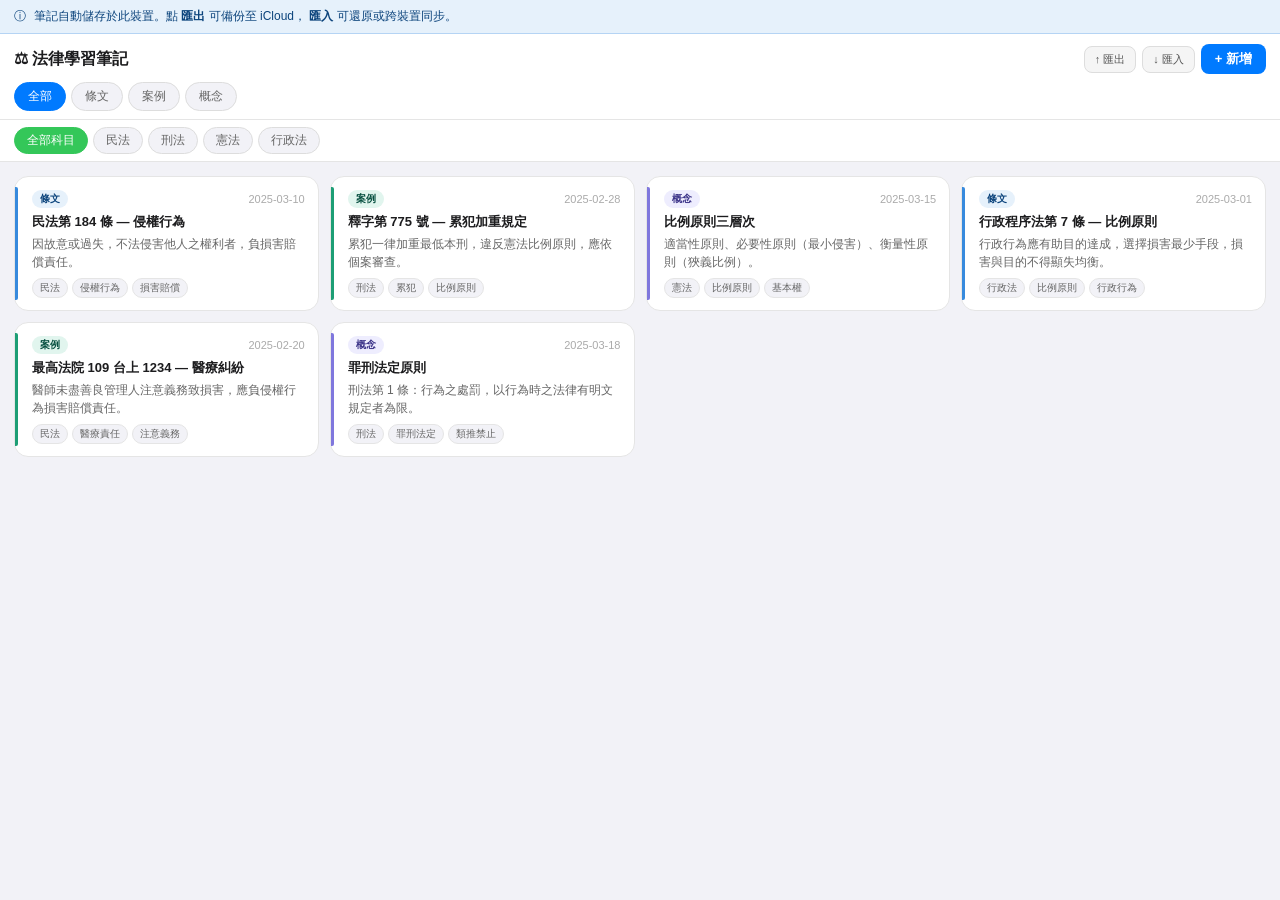
<file: index.html.html>
<!DOCTYPE html>
<html lang="zh-Hant">
<head>
<meta charset="UTF-8">
<meta name="viewport" content="width=device-width, initial-scale=1.0, user-scalable=no">
<title>&#27861;&#24459;&#23416;&#32722;&#31558;&#35352;</title>
<style>
*{box-sizing:border-box;margin:0;padding:0;}
body{font-family:-apple-system,BlinkMacSystemFont,"PingFang TC",sans-serif;font-size:14px;background:#f2f2f7;color:#1c1c1e;}
button,input,select,textarea{font-family:inherit;-webkit-appearance:none;appearance:none;}
#topbar{background:#fff;padding:10px 14px 8px;border-bottom:1px solid #e5e5e5;position:sticky;top:0;z-index:50;}
.title-row{display:flex;align-items:center;justify-content:space-between;margin-bottom:8px;}
.app-title{font-size:16px;font-weight:700;}
.tool-btns{display:flex;gap:6px;align-items:center;}
.tool-btn{padding:5px 10px;border-radius:8px;border:1px solid #ddd;background:#f5f5f5;font-size:11px;color:#555;cursor:pointer;font-weight:500;}
.tool-btn:active{background:#e5e5e5;}
.add-btn{padding:6px 14px;background:#007AFF;color:#fff;border-radius:8px;font-size:13px;font-weight:600;border:none;cursor:pointer;}
.add-btn:active{background:#0062cc;}
.tab-row{display:flex;gap:5px;flex-wrap:wrap;}
.tab{padding:5px 13px;border-radius:99px;border:1px solid #ddd;background:#f2f2f7;font-size:12px;color:#666;font-weight:500;cursor:pointer;}
.tab.on{background:#007AFF;color:#fff;border-color:#007AFF;}
#subbar{background:#fff;padding:7px 14px;border-bottom:1px solid #e5e5e5;display:flex;gap:5px;overflow-x:auto;-webkit-overflow-scrolling:touch;}
.sc{padding:4px 12px;border-radius:99px;border:1px solid #ddd;background:#f2f2f7;font-size:12px;color:#666;font-weight:500;cursor:pointer;white-space:nowrap;flex-shrink:0;}
.sc.on{background:#34C759;color:#fff;border-color:#34C759;}
#content{padding:14px;}
#grid{display:grid;gap:11px;grid-template-columns:repeat(auto-fill,minmax(260px,1fr));}
.card{background:#fff;border-radius:14px;border:1px solid #e5e5e5;padding:13px 13px 12px 17px;position:relative;cursor:pointer;}
.card:active{background:#f8f8f8;}
.cbar{position:absolute;left:0;top:10px;bottom:10px;width:3px;border-radius:0 2px 2px 0;}
.ba{background:#378ADD;}.bc{background:#1D9E75;}.bk{background:#7F77DD;}
.ctop{display:flex;justify-content:space-between;align-items:center;margin-bottom:5px;}
.ctag{font-size:10px;padding:2px 8px;border-radius:99px;font-weight:600;}
.ta{background:#E6F1FB;color:#0C447C;}.tc{background:#E1F5EE;color:#085041;}.tk{background:#EEEDFE;color:#3C3489;}
.cdate{font-size:11px;color:#aaa;}
.ctitle{font-size:13px;font-weight:600;margin-bottom:4px;line-height:1.4;}
.cbody{font-size:12px;color:#666;line-height:1.5;display:-webkit-box;-webkit-line-clamp:2;-webkit-box-orient:vertical;overflow:hidden;}
.cfoot{display:flex;gap:4px;margin-top:7px;flex-wrap:wrap;}
.chip{font-size:10px;padding:2px 7px;background:#f2f2f7;border:1px solid #e5e5e5;border-radius:99px;color:#666;}
.empty{text-align:center;padding:48px;color:#bbb;font-size:14px;}
.panel{display:none;margin:12px 14px;background:#fff;border-radius:14px;border:1px solid #e0e0e0;padding:18px;}
.panel.open{display:block;}
.ph{display:flex;justify-content:space-between;align-items:flex-start;margin-bottom:12px;}
.pcls{background:#ececec;border:none;border-radius:50%;width:30px;height:30px;font-size:18px;color:#666;cursor:pointer;display:flex;align-items:center;justify-content:center;flex-shrink:0;}
.pcls:active{background:#ddd;}
.dp-ttl{font-size:17px;font-weight:700;line-height:1.4;margin-bottom:12px;}
.dp-lbl{font-size:10px;font-weight:700;color:#aaa;text-transform:uppercase;letter-spacing:.08em;margin-bottom:4px;margin-top:14px;}
.dp-txt{font-size:13px;color:#444;line-height:1.8;white-space:pre-wrap;}
.dp-chips{display:flex;flex-wrap:wrap;gap:5px;margin-top:5px;}
.del-btn{margin-top:14px;padding:8px 14px;background:#FFF0F0;color:#D92B2B;border:1px solid #FFCDD2;border-radius:8px;font-size:12px;font-weight:600;cursor:pointer;}
.del-btn:active{background:#ffe0e0;}
.flbl{font-size:11px;font-weight:600;color:#555;margin-bottom:4px;margin-top:12px;display:block;}
.fi,.fs,.ft{width:100%;padding:9px 11px;border:1px solid #ddd;border-radius:10px;font-size:14px;background:#f8f8f8;color:#1c1c1e;display:block;}
.fi:focus,.fs:focus,.ft:focus{outline:none;border-color:#007AFF;background:#fff;}
.ft{resize:vertical;min-height:72px;line-height:1.6;}
.f2col{display:flex;gap:10px;}
.f2col > div{flex:1;}
.frow{display:flex;gap:8px;margin-top:14px;}
.fbtn{flex:1;padding:11px;border-radius:10px;font-size:13px;font-weight:600;border:none;cursor:pointer;min-height:42px;}
.bsv{background:#007AFF;color:#fff;}.bsv:active{background:#0062cc;}
.bcl{background:#ececec;color:#555;}.bcl:active{background:#ddd;}
#toast{position:fixed;bottom:24px;left:50%;transform:translateX(-50%);background:rgba(0,0,0,0.75);color:#fff;padding:9px 20px;border-radius:99px;font-size:13px;z-index:999;display:none;white-space:nowrap;}
.sync-bar{background:#E6F1FB;border-bottom:1px solid #B5D4F4;padding:8px 14px;font-size:12px;color:#0C447C;display:flex;align-items:center;gap:8px;}
.sync-bar b{font-weight:700;}
</style>
</head>
<body>

<div class="sync-bar">
  <span>&#9432;</span>
  <span>&#31558;&#35352;&#33258;&#21205;&#20786;&#23384;&#26044;&#27492;&#35037;&#32622;&#12290;&#40670; <b>&#21295;&#20986;</b> &#21487;&#20633;&#20221;&#33267; iCloud&#65292; <b>&#21295;&#20837;</b> &#21487;&#36996;&#21407;&#25110;&#36328;&#35037;&#32622;&#21516;&#27493;&#12290;</span>
</div>

<div id="topbar">
  <div class="title-row">
    <span class="app-title">&#9878; &#27861;&#24459;&#23416;&#32722;&#31558;&#35352;</span>
    <div class="tool-btns">
      <button class="tool-btn" id="exportBtn">&#8593; &#21295;&#20986;</button>
      <label class="tool-btn" for="importFile" style="cursor:pointer;display:inline-block;">&#8595; &#21295;&#20837;</label>
      <input type="file" id="importFile" accept=".json" style="display:none">
      <button class="add-btn" id="addBtn">+ &#26032;&#22686;</button>
    </div>
  </div>
  <div class="tab-row" id="tabrow">
    <button class="tab on" data-v="all">&#20840;&#37096;</button>
    <button class="tab" data-v="article">&#26781;&#25991;</button>
    <button class="tab" data-v="case">&#26696;&#20363;</button>
    <button class="tab" data-v="concept">&#27010;&#24565;</button>
  </div>
</div>

<div id="subbar">
  <button class="sc on" data-s="all">&#20840;&#37096;&#31185;&#30446;</button>
  <button class="sc" data-s="&#27665;&#27861;">&#27665;&#27861;</button>
  <button class="sc" data-s="&#21009;&#27861;">&#21009;&#27861;</button>
  <button class="sc" data-s="&#25010;&#27861;">&#25010;&#27861;</button>
  <button class="sc" data-s="&#34892;&#25919;&#27861;">&#34892;&#25919;&#27861;</button>
</div>

<div id="content">
  <div id="grid"></div>
</div>

<div class="panel" id="dp">
  <div class="ph">
    <span id="dp-badge" class="ctag ta"></span>
    <button class="pcls" id="dpClose">&#215;</button>
  </div>
  <div id="dp-title" class="dp-ttl"></div>
  <div class="dp-lbl">&#25688;&#35201;</div><div id="dp-body" class="dp-txt"></div>
  <div class="dp-lbl">&#35443;&#32048;&#31558;&#35352;</div><div id="dp-detail" class="dp-txt"></div>
  <div class="dp-lbl">&#27161;&#31844;</div><div id="dp-chips" class="dp-chips"></div>
  <button class="del-btn" id="delBtn">&#21034;&#38500;&#36889;&#31558;&#31558;&#35352;</button>
</div>

<div class="panel" id="fp">
  <div class="ph">
    <span style="font-size:15px;font-weight:700;">&#26032;&#22686;&#31558;&#35352;</span>
    <button class="pcls" id="fpClose">&#215;</button>
  </div>
  <div class="f2col">
    <div><label class="flbl" style="margin-top:0">&#39006;&#22411;</label>
      <select class="fs" id="ft">
        <option value="article">&#26781;&#25991;&#25972;&#29702;</option>
        <option value="case">&#26696;&#20363;&#31558;&#35352;</option>
        <option value="concept">&#27010;&#24565;&#21345;&#29255;</option>
      </select></div>
    <div><label class="flbl" style="margin-top:0">&#31185;&#30446;</label>
      <select class="fs" id="fs2">
        <option>&#27665;&#27861;</option>
        <option>&#21009;&#27861;</option>
        <option>&#25010;&#27861;</option>
        <option>&#34892;&#25919;&#27861;</option>
      </select></div>
  </div>
  <label class="flbl">&#27161;&#38988;</label>
  <input class="fi" id="fti" placeholder="&#20363;&#65306;&#27665;&#27861;&#31532; 184 &#26781;">
  <label class="flbl">&#25688;&#35201;</label>
  <textarea class="ft" id="fbo" placeholder="&#26781;&#25991;&#25110;&#37325;&#40670;&#25688;&#35201;..."></textarea>
  <label class="flbl">&#35443;&#32048;&#31558;&#35352;</label>
  <textarea class="ft" id="fde" placeholder="&#27083;&#25104;&#35201;&#20214;&#12289;&#23416;&#35498;&#12289;&#23526;&#21209;&#35211;&#35299;..."></textarea>
  <label class="flbl">&#27161;&#31844;&#65288;&#36887;&#34399;&#20998;&#38548;&#65289;</label>
  <input class="fi" id="fta" placeholder="&#20363;&#65306;&#20405;&#27402;&#34892;&#28858;, &#25613;&#23475;&#36064;&#20767;">
  <div class="frow">
    <button class="fbtn bcl" id="fpCancel">&#21462;&#28040;</button>
    <button class="fbtn bsv" id="fpSave">&#20786;&#23384;&#31558;&#35352;</button>
  </div>
</div>

<div id="toast"></div>

<script>
var DEFAULT_NOTES=[
{id:1,type:'article',subject:'\u6c11\u6cd5',title:'\u6c11\u6cd5\u7b2c 184 \u689d \u2014 \u4fb5\u6b0a\u884c\u70ba',body:'\u56e0\u6545\u610f\u6216\u904e\u5931\uff0c\u4e0d\u6cd5\u4fb5\u5bb3\u4ed6\u4eba\u4e4b\u6b0a\u5229\u8005\uff0c\u8ca0\u640d\u5bb3\u8ce0\u511f\u8cac\u4efb\u3002',tags:['\u4fb5\u6b0a\u884c\u70ba','\u640d\u5bb3\u8ce0\u511f'],date:'2025-03-10',detail:'\u69cb\u6210\u8981\u4ef6\uff1a\n1. \u9808\u6709\u52a0\u5bb3\u884c\u70ba\n2. \u884c\u70ba\u9808\u4e0d\u6cd5\n3. \u9808\u6709\u6545\u610f\u6216\u904e\u5931\n4. \u9808\u6709\u640d\u5bb3\n5. \u52a0\u5bb3\u884c\u70ba\u8207\u640d\u5bb3\u9593\u6709\u56e0\u679c\u95dc\u4fc2'},
{id:2,type:'case',subject:'\u5211\u6cd5',title:'\u91cb\u5b57\u7b2c 775 \u865f \u2014 \u7d2f\u72af\u52a0\u91cd\u898f\u5b9a',body:'\u7d2f\u72af\u4e00\u5f8b\u52a0\u91cd\u6700\u4f4e\u672c\u5211\uff0c\u9055\u53cd\u61b2\u6cd5\u6bd4\u4f8b\u539f\u5247\uff0c\u61c9\u4f9d\u500b\u6848\u5be9\u67e5\u3002',tags:['\u7d2f\u72af','\u6bd4\u4f8b\u539f\u5247'],date:'2025-02-28',detail:'\u5927\u6cd5\u5b98\u8a8d\u5b9a\u76f8\u95dc\u898f\u5b9a\u9055\u61b2\uff0c\u6cd5\u9662\u61c9\u4f9d\u500b\u6848\u60c5\u5f62\u5be9\u67e5\uff0c\u4e0d\u5f97\u6a5f\u68b0\u5f0f\u9069\u7528\u52a0\u91cd\u3002'},
{id:3,type:'concept',subject:'\u61b2\u6cd5',title:'\u6bd4\u4f8b\u539f\u5247\u4e09\u5c64\u6b21',body:'\u9069\u7576\u6027\u539f\u5247\u3001\u5fc5\u8981\u6027\u539f\u5247\uff08\u6700\u5c0f\u4fb5\u5bb3\uff09\u3001\u8861\u91cf\u6027\u539f\u5247\uff08\u72f9\u7fa9\u6bd4\u4f8b\uff09\u3002',tags:['\u6bd4\u4f8b\u539f\u5247','\u57fa\u672c\u6b0a'],date:'2025-03-15',detail:'\u4e00\u3001\u9069\u7576\u6027\uff1a\u624b\u6bb5\u80fd\u9054\u6210\u76ee\u7684\n\u4e8c\u3001\u5fc5\u8981\u6027\uff1a\u6700\u5c0f\u4fb5\u5bb3\u624b\u6bb5\n\u4e09\u3001\u8861\u91cf\u6027\uff1a\u640d\u5bb3\u4e0d\u5f97\u8207\u76ee\u7684\u5229\u76ca\u986f\u5931\u5747\u8861'},
{id:4,type:'article',subject:'\u884c\u653f\u6cd5',title:'\u884c\u653f\u7a0b\u5e8f\u6cd5\u7b2c 7 \u689d \u2014 \u6bd4\u4f8b\u539f\u5247',body:'\u884c\u653f\u884c\u70ba\u61c9\u6709\u52a9\u76ee\u7684\u9054\u6210\uff0c\u9078\u64c7\u640d\u5bb3\u6700\u5c11\u624b\u6bb5\uff0c\u640d\u5bb3\u8207\u76ee\u7684\u4e0d\u5f97\u986f\u5931\u5747\u8861\u3002',tags:['\u6bd4\u4f8b\u539f\u5247','\u884c\u653f\u884c\u70ba'],date:'2025-03-01',detail:'\u884c\u653f\u6cd5\u660e\u6587\u5316\u6bd4\u4f8b\u539f\u5247\u4e09\u5c64\u6b21\uff0c\u9069\u7528\u65bc\u884c\u653f\u6a5f\u95dc\u4e4b\u516c\u6b0a\u529b\u884c\u4f7f\u3002'},
{id:5,type:'case',subject:'\u6c11\u6cd5',title:'\u6700\u9ad8\u6cd5\u9662 109 \u53f0\u4e0a 1234 \u2014 \u91ab\u7642\u7cfe\u7d1b',body:'\u91ab\u5e2b\u672a\u76e1\u5584\u826f\u7ba1\u7406\u4eba\u6ce8\u610f\u7fa9\u52d9\u81f4\u640d\u5bb3\uff0c\u61c9\u8ca0\u4fb5\u6b0a\u884c\u70ba\u640d\u5bb3\u8ce0\u511f\u8cac\u4efb\u3002',tags:['\u91ab\u7642\u8cac\u4efb','\u6ce8\u610f\u7fa9\u52d9'],date:'2025-02-20',detail:'\u6cd5\u9662\u898b\u89e3\uff1a\u91ab\u5e2b\u61c9\u4f9d\u91ab\u7642\u5e38\u898f\u5224\u65b7\u904e\u5931\uff0c\u672a\u76e1\u8aaa\u660e\u7fa9\u52d9\u4ea6\u69cb\u6210\u904e\u5931\u3002'},
{id:6,type:'concept',subject:'\u5211\u6cd5',title:'\u7f6a\u5211\u6cd5\u5b9a\u539f\u5247',body:'\u5211\u6cd5\u7b2c 1 \u689d\uff1a\u884c\u70ba\u4e4b\u8655\u7f70\uff0c\u4ee5\u884c\u70ba\u6642\u4e4b\u6cd5\u5f8b\u6709\u660e\u6587\u898f\u5b9a\u8005\u70ba\u9650\u3002',tags:['\u7f6a\u5211\u6cd5\u5b9a','\u985e\u63a8\u7981\u6b62'],date:'2025-03-18',detail:'\u56db\u500b\u5b50\u539f\u5247\uff1a\u6210\u6587\u6cd5\u4e3b\u7fa9\u3001\u7981\u6b62\u985e\u63a8\u3001\u7981\u6b62\u6eaf\u53ca\u65e2\u5f80\u3001\u5211\u7f70\u660e\u78ba\u6027\u3002'}
];
var LBL={article:'\u689d\u6587',case:'\u6848\u4f8b',concept:'\u6982\u5ff5'};
var LBL2={article:'\u689d\u6587\u6574\u7406',case:'\u6848\u4f8b\u7b46\u8a18',concept:'\u6982\u5ff5\u5361\u7247'};
var TC={article:'ta',case:'tc',concept:'tk'};
var BC={article:'ba',case:'bc',concept:'bk'};
var SKEY='legal_notes_v2';
var notes=[],nid=10,cv='all',cs='all',openId=null;

function g(id){return document.getElementById(id);}

function showToast(m){
  var t=g('toast');t.textContent=m;t.style.display='block';
  setTimeout(function(){t.style.display='none';},2200);
}

function loadData(){
  try{
    var raw=localStorage.getItem(SKEY);
    if(raw){var d=JSON.parse(raw);notes=d.notes||[];nid=d.nid||10;}
    else{notes=DEFAULT_NOTES.slice();saveData();}
  }catch(e){notes=DEFAULT_NOTES.slice();}
}

function saveData(){
  try{
    localStorage.setItem(SKEY,JSON.stringify({notes:notes,nid:nid}));
  }catch(e){}
}

function render(){
  var f=notes.filter(function(n){
    if(cv!=='all'&&n.type!==cv)return false;
    if(cs!=='all'&&n.subject!==cs)return false;
    return true;
  });
  var grid=g('grid');
  if(!f.length){grid.innerHTML='<div class="empty">\u6c92\u6709\u7b26\u5408\u7684\u7b46\u8a18</div>';return;}
  grid.innerHTML=f.map(function(n){
    var chips=n.tags.slice(0,2).map(function(t){return '<span class="chip">'+t+'</span>';}).join('');
    return '<div class="card" data-id="'+n.id+'">'+
      '<div class="cbar '+BC[n.type]+'"></div>'+
      '<div class="ctop"><span class="ctag '+TC[n.type]+'">'+LBL[n.type]+'</span><span class="cdate">'+n.date+'</span></div>'+
      '<div class="ctitle">'+n.title+'</div>'+
      '<div class="cbody">'+n.body+'</div>'+
      '<div class="cfoot"><span class="chip">'+n.subject+'</span>'+chips+'</div></div>';
  }).join('');
  var cards=grid.querySelectorAll('.card');
  for(var i=0;i<cards.length;i++){
    (function(c){c.addEventListener('click',function(){openNote(parseInt(c.dataset.id));});})(cards[i]);
  }
}

function openNote(id){
  var n=null;for(var i=0;i<notes.length;i++){if(notes[i].id===id){n=notes[i];break;}}
  if(!n)return;
  openId=id;
  g('dp-badge').textContent=LBL2[n.type];g('dp-badge').className='ctag '+TC[n.type];
  g('dp-title').textContent=n.title;
  g('dp-body').textContent=n.body;
  g('dp-detail').textContent=n.detail||'\uff08\u5c1a\u7121\u8a73\u7d30\u7b46\u8a18\uff09';
  var c='<span class="chip" style="background:#E6F1FB;color:#0C447C">'+n.subject+'</span>';
  for(var k=0;k<n.tags.length;k++)c+='<span class="chip">'+n.tags[k]+'</span>';
  g('dp-chips').innerHTML=c;
  g('dp').classList.add('open');
  g('fp').classList.remove('open');
  setTimeout(function(){g('dp').scrollIntoView({behavior:'smooth',block:'nearest'});},60);
}

function closeDetail(){g('dp').classList.remove('open');openId=null;}

function openForm(){
  g('fti').value='';g('fbo').value='';g('fde').value='';g('fta').value='';
  g('fp').classList.add('open');
  g('dp').classList.remove('open');
  setTimeout(function(){g('fp').scrollIntoView({behavior:'smooth',block:'nearest'});},60);
}

function closeForm(){g('fp').classList.remove('open');}

function saveNote(){
  var title=(g('fti').value||'').replace(/^ +| +$/g,'');
  if(!title){g('fti').style.borderColor='#FF3B30';showToast('\u8acb\u8f38\u5165\u6a19\u984c');return;}
  g('fti').style.borderColor='';
  var d=new Date();
  var dt=d.getFullYear()+'-'+(d.getMonth()<9?'0':'')+(d.getMonth()+1)+'-'+(d.getDate()<10?'0':'')+d.getDate();
  var tags=(g('fta').value||'').split(',').map(function(t){return t.replace(/^ +| +$/g,'');}).filter(Boolean);
  notes.unshift({id:nid++,type:g('ft').value,subject:g('fs2').value,
    title:title,body:(g('fbo').value||'').replace(/^ +| +$/g,''),
    detail:(g('fde').value||'').replace(/^ +| +$/g,''),tags:tags,date:dt});
  saveData();closeForm();render();
  showToast('\u7b46\u8a18\u5df2\u5132\u5b58\uff01');
  setTimeout(function(){
    window.scrollTo(0,0);
    setTimeout(function(){openNote(notes[0].id);},300);
  },100);
}

function deleteNote(){
  if(!openId)return;
  if(!confirm('\u78ba\u5b9a\u522a\u9664\u9019\u7b46\u7b46\u8a18\uff1f'))return;
  notes=notes.filter(function(n){return n.id!==openId;});
  saveData();closeDetail();render();
  showToast('\u5df2\u522a\u9664');
}

function exportData(){
  var json=JSON.stringify({notes:notes,nid:nid,exported:new Date().toISOString()},null,2);
  var blob=new Blob([json],{type:'application/json'});
  var url=URL.createObjectURL(blob);
  var a=document.createElement('a');
  var d=new Date();
  a.download='\u6cd5\u5f8b\u7b46\u8a18\u5099\u4efd_'+d.getFullYear()+'-'+(d.getMonth()+1)+'-'+d.getDate()+'.json';
  a.href=url;a.click();
  URL.revokeObjectURL(url);
  showToast('\u5df2\u532f\u51fa\uff01\u8acb\u5132\u5b58\u5230 iCloud Drive');
}

function importData(file){
  var reader=new FileReader();
  reader.onload=function(e){
    try{
      var d=JSON.parse(e.target.result);
      if(!d.notes)throw new Error('invalid');
      var existing=notes.map(function(n){return n.id;});
      var added=0;
      for(var i=0;i<d.notes.length;i++){
        if(existing.indexOf(d.notes[i].id)===-1){
          notes.push(d.notes[i]);added++;
          if(d.notes[i].id>=nid)nid=d.notes[i].id+1;
        }
      }
      notes.sort(function(a,b){return b.id-a.id;});
      saveData();render();
      showToast('\u5df2\u532f\u5165 '+added+' \u7b46\u65b0\u7b46\u8a18');
    }catch(ex){
      showToast('\u532f\u5165\u5931\u6557\uff0c\u8acb\u78ba\u8a8d\u6a94\u6848\u683c\u5f0f');
    }
  };
  reader.readAsText(file);
}

window.addEventListener('load',function(){
  loadData();render();

  var tabs=document.querySelectorAll('.tab');
  for(var i=0;i<tabs.length;i++){
    (function(btn){btn.addEventListener('click',function(){
      cv=btn.dataset.v;
      tabs.forEach(function(b){b.className=b.dataset.v===cv?'tab on':'tab';});
      render();
    });})(tabs[i]);
  }

  var scs=document.querySelectorAll('.sc');
  for(var i=0;i<scs.length;i++){
    (function(btn){btn.addEventListener('click',function(){
      cs=btn.dataset.s;
      scs.forEach(function(b){b.className=b.dataset.s===cs?'sc on':'sc';});
      render();
    });})(scs[i]);
  }

  g('addBtn').addEventListener('click',openForm);
  g('dpClose').addEventListener('click',closeDetail);
  g('fpClose').addEventListener('click',closeForm);
  g('fpCancel').addEventListener('click',closeForm);
  g('fpSave').addEventListener('click',saveNote);
  g('delBtn').addEventListener('click',deleteNote);
  g('exportBtn').addEventListener('click',exportData);
  g('importFile').addEventListener('change',function(e){
    if(e.target.files&&e.target.files[0])importData(e.target.files[0]);
    e.target.value='';
  });
});
</script>
</body>
</html>
</file>
<file: style.css>
*{box-sizing:border-box;margin:0;padding:0}
html,body{touch-action:manipulation}
body{font-family:-apple-system,BlinkMacSystemFont,"PingFang TC",sans-serif;font-size:14px;background:#f6f7f9;color:#1c1c1e}
body.side-panel-open{overflow:hidden}
button,input,select,textarea{font-family:inherit;-webkit-appearance:none;appearance:none}
input[type="checkbox"]{-webkit-appearance:auto;appearance:auto}
.brand-wrap{display:flex;align-items:center;gap:8px;flex-shrink:0}
.klaws-logo-btn{border:none;background:transparent;padding:0;border-radius:12px;cursor:pointer;line-height:0}
.klaws-logo{flex-shrink:0;border-radius:9px;overflow:hidden;box-shadow:0 2px 8px rgba(26,26,46,.18)}
.brand-text{display:flex;flex-direction:column;line-height:1.1}
.brand-name{font-size:21px;font-weight:800;letter-spacing:-.5px;color:#1a1a2e}
.brand-title{font-size:11px;font-weight:700;color:#0C447C;background:#E6F1FB;border:1px solid #B5D4F4;border-radius:999px;padding:3px 10px;line-height:1.35;display:inline-flex;align-items:center;max-width:180px;white-space:nowrap;overflow:hidden;text-overflow:ellipsis}
.brand-by{font-size:10px;color:#aaa;font-weight:400;letter-spacing:.3px;margin-top:1px}
#topbar{background:rgba(247,249,252,.9);backdrop-filter:blur(8px);-webkit-backdrop-filter:blur(8px);padding:8px 14px 6px;border-bottom:1px solid #e8ebef;position:sticky;top:0;z-index:50}
.title-row{display:grid;grid-template-columns:auto auto minmax(320px,1fr) auto;align-items:center;margin-bottom:7px;gap:12px}
.search-wrap{position:relative;justify-self:center;width:min(620px,56vw);max-width:none}
.search-wrap input{width:100%;padding:9px 12px 9px 30px;border:1px solid #d7deea;border-radius:10px;font-size:13px;background:#f8fbff}
.search-wrap input:focus{outline:none;border-color:#007AFF;background:#fff}
.search-icon{position:absolute;left:8px;top:50%;transform:translateY(-50%);color:#aaa;font-size:12px;pointer-events:none}
.search-clear{position:absolute;right:7px;top:50%;transform:translateY(-50%);color:#aaa;font-size:16px;cursor:pointer;display:none;background:none;border:none;line-height:1}
.tool-btns{display:flex;gap:8px;align-items:center;flex-shrink:0;position:relative}
.header-achievement-wrap{display:flex;align-items:center;min-height:0;padding:0;background:transparent;border:none;cursor:pointer}
.header-status-wrap{display:flex;align-items:center;gap:8px}
.header-time-wrap{font-size:11px;font-weight:700;color:#335f8e;background:#edf4fb;border:1px solid #d4e4f4;border-radius:999px;padding:3px 10px;line-height:1.35;cursor:pointer;white-space:nowrap}
.primary-tools{display:flex;gap:8px;align-items:center;flex-wrap:wrap;justify-content:flex-end}
.more-wrap{position:relative}
.more-btn{min-width:72px}
.more-menu{display:none;position:absolute;right:0;top:calc(100% + 6px);background:#fff;border:1px solid #e4e8ef;border-radius:10px;padding:6px;box-shadow:0 10px 20px rgba(15,23,42,.12);min-width:148px;z-index:90}
.more-menu.open{display:flex;flex-direction:column;gap:4px}
.more-menu-item{width:100%;text-align:left}
.tool-btn,.map-btn{padding:5px 8px;border-radius:7px;border:1px solid #e0e0e0;background:#f5f5f5;font-size:11px;color:#555;cursor:pointer;font-weight:500;white-space:nowrap}
.map-btn{border-color:#B5D4F4;background:#E6F1FB;color:#0C447C;font-weight:600}
.tool-btn:active,.map-btn:active{background:#e5e5e5}
.exam-btn-style{background:#FFF0F0;color:#8B1A1A;border-color:#FFCDD2;font-weight:600}
.ai-btn-style{background:#0f172a;color:#93c5fd;border-color:#334155}
.add-btn{padding:6px 12px;background:#007AFF;color:#fff;border-radius:8px;font-size:13px;font-weight:600;border:none;cursor:pointer;white-space:nowrap}
.add-btn:active{background:#0062cc}
.filter-row{display:flex;gap:4px;flex-wrap:nowrap;overflow-x:auto;align-items:center;padding-bottom:3px;transition:max-height .2s ease,opacity .2s ease}
body.compact-filters .filter-row,body.compact-filters #subbar,body.compact-filters #filterAdvanced{display:none}
.tab{padding:4px 11px;border-radius:99px;border:1px solid #dce2eb;background:#f6f8fc;font-size:12px;color:#5a6371;font-weight:500;cursor:pointer;white-space:nowrap;flex-shrink:0}
.tab.on{color:#fff;border-color:transparent}
.tag-mgr-btn{padding:4px 9px;border-radius:7px;border:1px solid #ddd;background:#f5f5f5;font-size:11px;color:#888;cursor:pointer;flex-shrink:0}
#subbar{background:#fff;padding:5px 14px;border-bottom:1px solid #edf0f3;display:flex;gap:4px;overflow-x:auto;align-items:center}
.sc{padding:4px 11px;border-radius:99px;border:1px solid #dce2eb;background:#f6f8fc;font-size:12px;color:#5a6371;font-weight:500;cursor:pointer;white-space:nowrap;flex-shrink:0}
.sc.on{color:#fff;border-color:transparent}
#filterAdvanced{background:#fff;border-bottom:1px solid #edf0f3}
#filterAdvanced summary{list-style:none;cursor:pointer;font-size:12px;color:#5a6371;padding:7px 14px;border-bottom:1px solid #f0f2f6;font-weight:600}
#filterAdvanced summary::-webkit-details-marker{display:none}
#chapterbar{background:#fff;padding:5px 14px;display:flex;gap:4px;overflow-x:auto;align-items:center}
#sectionbar{background:#fff;padding:5px 14px;display:flex;gap:4px;overflow-x:auto;align-items:center;border-top:1px solid #f2f4f7}
.ch{padding:3px 10px;border-radius:99px;border:1px solid #dce2eb;background:#f6f8fc;font-size:11px;color:#5a6371;font-weight:500;cursor:pointer;white-space:nowrap;flex-shrink:0}
.ch.on{background:#0C447C;color:#fff;border-color:#0C447C}
#search-results-bar{display:none;background:#fff7e6;border-top:1px solid #ffe7b8;padding:6px 14px;font-size:12px;color:#b36a00}
#sortBar{background:#fff;padding:5px 14px;border-top:1px solid #f0f2f6;display:flex;align-items:center;gap:8px}
#sortBar label{font-size:11px;color:#aaa}
#sortSelect{padding:3px 7px;border:1px solid #ddd;border-radius:7px;font-size:12px;background:#f5f5f5;cursor:pointer}
.scope-link-toggle{margin-left:auto;display:flex;align-items:center;gap:5px;font-size:11px!important;color:#556070!important;cursor:pointer;user-select:none;white-space:nowrap}
.scope-link-toggle input{width:14px;height:14px;cursor:pointer}
#content{padding:18px}
#notesView{position:relative}
#grid{display:grid;gap:12px;grid-template-columns:repeat(8,minmax(0,1fr))}
.card{background:#fff;border-radius:12px;border:1px solid #e6ebf2;padding:12px 13px 12px 14px;position:relative;cursor:pointer;transition:box-shadow .12s,border-color .12s;min-height:162px}
.card.swipe-left{transform:translateX(-54px);transition:transform .16s ease}
.card.swipe-right{transform:translateX(54px);transition:transform .16s ease}
.card.card-empty-content{min-height:104px}
.card:hover{box-shadow:0 2px 10px rgba(0,0,0,.08)}
.card:active{background:#f8f8f8}
.ctop{display:flex;align-items:center;gap:8px;margin-bottom:7px}
.ctag{font-size:10px;padding:1px 0;border-radius:99px;font-weight:600;color:#596273;background:none!important;display:flex;align-items:center;gap:6px}
.ctag::before{content:'';width:7px;height:7px;border-radius:50%;background:var(--type-color,#7b8492)}
.ctitle-inline{font-size:18px;font-weight:650;line-height:1.45;flex:1;min-width:0;white-space:nowrap;overflow:hidden;text-overflow:ellipsis}
.ctitle{font-size:18px;font-weight:650;margin-bottom:8px;line-height:1.45}
.cbody{font-size:16px;color:#687180;line-height:1.45;display:-webkit-box;-webkit-line-clamp:2;-webkit-box-orient:vertical;overflow:hidden;min-height:48px}
.cfoot{display:flex;gap:5px;margin-top:10px;flex-wrap:wrap;opacity:0;max-height:0;overflow:hidden;transition:opacity .16s ease,max-height .16s ease}
.card:hover .cfoot{opacity:1;max-height:120px}
.chip{font-size:10px;padding:1px 0;background:none;border:none;border-radius:0;color:#95a0b2}
.hl{background:#fff3cd;border-radius:2px}
.empty{text-align:center;padding:48px;color:#bbb;font-size:14px}

/* Panels */
.panel{display:none;margin:12px 14px;background:#fff;border-radius:14px;border:1px solid #e0e0e0;padding:16px}
.panel.open{display:block}
.ph{display:flex;justify-content:space-between;align-items:flex-start;margin-bottom:12px}
.ph-title{font-size:15px;font-weight:700}
.pcls{background:#ececec;border:none;border-radius:50%;width:28px;height:28px;font-size:17px;color:#666;cursor:pointer;display:flex;align-items:center;justify-content:center;flex-shrink:0}
.pcls:active{background:#ddd}
.dp-ttl{font-size:17px;font-weight:700;line-height:1.4;margin-bottom:12px}
.dp-lbl{font-size:10px;font-weight:700;color:#bbb;text-transform:uppercase;letter-spacing:.08em;margin-bottom:4px;margin-top:14px}
.dp-txt{font-size:13px;color:#444;line-height:1.8;white-space:pre-wrap;word-break:break-word}
.mention-jump{color:#007AFF;text-decoration:underline;font-weight:600}
.mention-jump:hover{color:#0C447C}
.dp-chips{display:flex;flex-wrap:wrap;gap:5px;margin-top:5px}
.dp-inline-actions{display:flex;gap:6px;flex-wrap:wrap;margin-top:10px}
.dp-link-quick-wrap{margin-top:8px;display:flex;flex-direction:column;gap:6px}
.dp-link-results{display:flex;flex-direction:column;gap:5px;max-height:170px;overflow:auto}
.dp-link-empty{font-size:12px;color:#9aa3b2;padding:2px 0}
.inline-note-action{border-radius:999px;border:1px solid #d9e2ef;background:#f6f9ff;color:#335f8e;padding:4px 10px;font-size:12px;cursor:pointer}
.inline-note-action[data-action="delete"]{background:#fff2f2;border-color:#f3c7c7;color:#c43d3d}
.inline-note-action[data-action="edit"]{background:#eaf3ff;border-color:#b8d5f6;color:#0c447c}
.chip.card-action-chip{cursor:pointer;border:1px solid #dce7f5;background:#f3f8ff;color:#335f8e}
.chip.card-action-chip[data-action="delete"]{border-color:#f3c7c7;background:#fff2f2;color:#c43d3d}

/* Form */
.flbl{font-size:13px;font-weight:600;color:#555;margin-bottom:6px;margin-top:12px;display:block}
.fi,.fs,.ft{width:100%;padding:11px 12px;border:1px solid #ddd;border-radius:9px;font-size:16px;background:#f8f8f8;display:block;min-height:44px}
.fi:focus,.fs:focus,.ft:focus{outline:none;border-color:#007AFF;background:#fff}
.fs[multiple]{min-height:92px;padding:6px 8px}
.ft{resize:vertical;min-height:72px;line-height:1.6}
.f2col{display:flex;gap:8px}
.f2col>div{flex:1}
.field-config-head{display:flex;align-items:center;justify-content:space-between;gap:8px;margin-top:12px;margin-bottom:8px}
.field-config-head span{font-size:13px;font-weight:700;color:#888;letter-spacing:.04em;text-transform:uppercase}
.field-config-actions{display:flex;gap:6px;flex-wrap:wrap}
.mini-btn{padding:8px 10px;font-size:13px}
#dynamicFields{display:flex;flex-direction:column;gap:10px}
.type-field-item{display:flex;flex-direction:column;gap:4px}
.type-field-label{font-size:11px;font-weight:600;color:#555}
.type-field-remove{font-size:11px;border:none;background:none;color:#D92B2B;cursor:pointer;padding:0}
.type-field-title{display:flex;align-items:center;justify-content:space-between;gap:8px}
.frow{display:flex;gap:8px;margin-top:14px}
.fbtn{flex:1;padding:11px;border-radius:10px;font-size:13px;font-weight:600;border:none;cursor:pointer;min-height:42px}
.bsv{background:#007AFF;color:#fff}
.bsv:active{background:#0062cc}
.bcl{background:#ececec;color:#555}
.bcl:active{background:#ddd}
.archive-toolbar{display:flex;gap:8px;flex-wrap:wrap;margin-bottom:10px}
.archive-cols{display:grid;grid-template-columns:1fr 1fr;gap:10px}
.archive-col{border:1px solid #e8edf6;border-radius:10px;padding:10px;background:#f8fbff;min-height:180px}
.archive-col-title{font-size:12px;font-weight:700;color:#5f6b7a;margin-bottom:8px}
.archive-item{background:#fff;border:1px solid #e4eaf2;border-radius:8px;padding:8px 9px;margin-bottom:7px}
.archive-item-title{font-size:12px;font-weight:700;color:#233247}
.archive-item-sub{font-size:11px;color:#7a8798;margin-top:2px}
.archive-item-actions{display:flex;gap:6px;margin-top:7px;flex-wrap:wrap}
.archive-empty{font-size:12px;color:#9aa3b2;padding:8px 0}

/* Tag Manager — simplified */
.tag-section-title{font-size:11px;font-weight:700;color:#98a2b3;margin-top:2px;margin-bottom:8px;text-transform:uppercase;letter-spacing:.06em;display:flex;align-items:center;gap:6px}
.tag-section-title::after{content:'';flex:1;height:1px;background:#f0f0f0}
.tag-tools-row{display:flex;gap:8px;align-items:center;margin-bottom:8px}
.tag-search-wrap{position:relative;flex:1;min-width:160px}
.tag-search-icon{position:absolute;left:10px;top:50%;transform:translateY(-50%);color:#a6acb8;font-size:12px;pointer-events:none}
#tagSearchInput{width:100%;padding:9px 10px 9px 30px;border:1px solid #e2e8f0;border-radius:10px;font-size:12px;background:#f8fafc}
#tagSearchInput:focus{outline:none;border-color:#007AFF;background:#fff}
.tag-settings-btn{padding:6px 9px;border-radius:8px}
.tag-global-options{display:none;align-items:center;gap:10px;background:#f8fafc;border:1px solid #edf2f7;border-radius:10px;padding:8px 10px;margin-bottom:10px}
.tag-global-options.open{display:flex}
.tag-global-options label{font-size:12px;color:#667085;display:flex;align-items:center;gap:5px}
.tag-manager-layout{display:flex;gap:12px;align-items:flex-start}
.tag-category-nav{width:82px;display:flex;flex-direction:column;gap:6px;position:sticky;top:0}
.tag-nav-btn{border:none;background:transparent;color:#98a2b3;border-radius:8px;padding:7px 8px;font-size:12px;text-align:left;cursor:pointer}
.tag-nav-btn.active{background:#eff6ff;color:#0C447C;font-weight:600}
.tag-manager-content{flex:1;min-width:0}
.tag-category-panel{display:none}
.tag-category-panel.active{display:block}
.tag-list{display:flex;flex-direction:column;gap:2px;margin-top:2px}
.tag-item{display:flex;align-items:center;gap:8px;background:transparent;border-radius:10px;padding:8px 8px;border:1px solid transparent;line-height:1.45}
.tag-item.dragging{opacity:.45}
.tag-item.active-subject{background:#eaf3de;border-color:#97c459;box-shadow:inset 0 0 0 1px rgba(59,109,17,.12)}
.tag-item:hover{background:#f8fafc;border-color:#eef2f7}
.tag-color-dot{width:10px;height:10px;border-radius:50%;flex-shrink:0}
.tag-drag-handle{font-size:15px;color:#b5bdca;cursor:grab;user-select:none;line-height:1;opacity:.8}
.tag-item-label{flex:1;font-size:13px;font-weight:500}
.tag-item-sub{font-size:10px;color:#98a2b3}
.tag-item-meta{font-size:10px;color:#98a2b3;background:#f8fafc;border-radius:99px;padding:1px 6px}
.tag-actions{display:flex;align-items:center;gap:2px;opacity:0;pointer-events:none;transition:opacity .16s}
.tag-item:hover .tag-actions,.tag-item:focus-within .tag-actions{opacity:1;pointer-events:auto}
.tag-icon-btn{width:23px;height:23px;border:none;border-radius:7px;background:transparent;font-size:12px;color:#667085;cursor:pointer;display:flex;align-items:center;justify-content:center}
.tag-icon-btn:hover{background:#eef2f7}
.tag-icon-btn.delete{color:#d92b2b}
.tag-icon-btn.delete:hover{background:#fff1f2}
.tag-add-row{display:flex;gap:6px;margin-top:8px;align-items:center}
.tag-add-row input{flex:1;padding:7px 9px;border:1px solid #ddd;border-radius:8px;font-size:12px;background:#f8f8f8;min-width:0}
.tag-chapter-filter-row{display:flex;align-items:center;gap:8px;margin-bottom:8px}
.tag-chapter-filter-row label{font-size:12px;color:#666;white-space:nowrap}
.tag-chapter-filter-row select{max-width:180px}
.color-pick{width:32px;height:32px;border-radius:7px;border:1px solid #ddd;cursor:pointer;padding:2px;flex-shrink:0}
.tag-add-icon-btn{width:32px;height:32px;border-radius:8px;border:none;background:#007AFF;color:#fff;font-size:18px;cursor:pointer;display:flex;align-items:center;justify-content:center;flex-shrink:0;line-height:1}
.tag-add-icon-btn:active{background:#0062cc}

/* Inline link form */
.fl-item{display:flex;align-items:center;gap:8px;background:#f0f7ff;border:1px solid #B5D4F4;border-radius:8px;padding:6px 9px}
.fl-item-title{flex:1;font-size:12px;color:#0C447C;font-weight:500}
.fl-del{padding:3px 7px;border-radius:5px;border:1px solid #FFCDD2;background:#FFF0F0;font-size:11px;color:#D92B2B;cursor:pointer}
.fl-result-item{display:flex;align-items:center;gap:7px;padding:6px 9px;background:#f8f8f8;border:1px solid #eee;border-radius:8px;cursor:pointer;transition:background .12s}
.fl-result-item:hover{background:#EAF3DE;border-color:#97C459}
.fl-result-item.selected{background:#EAF3DE;border-color:#97C459}
.fl-result-item.quick-add:hover{background:#E6F1FB;border-color:#B5D4F4}
.fl-result-type{font-size:10px;padding:2px 7px;border-radius:99px;color:#fff;font-weight:600;flex-shrink:0}
.fl-result-title{font-size:12px;color:#333;flex:1}

/* Map View */
#mapView{display:none;flex-direction:column}
#mapView.open{display:flex}
#mapView.map-merged #mapCanvas{height:56vh;min-height:360px}
#mapToolbar{background:#fff;padding:8px 12px;border-bottom:1px solid #e5e5e5;display:flex;gap:8px;align-items:center;flex-wrap:wrap}
.map-adv-item{display:none}
#mapView.map-advanced-open .map-adv-item{display:inline-flex}
.map-primary-action{background:#0C447C;color:#fff;border-color:#0C447C;font-weight:600}
.map-primary-action:hover{filter:brightness(.95)}
.map-pinned-chapter{font-size:11px;color:#335f8e;background:#edf4fb;border:1px solid #d4e4f4;border-radius:999px;padding:3px 9px;line-height:1.2}
.map-page-path{font-size:11px;color:#667085;background:#f5f7fb;border:1px solid #e4e9f2;border-radius:999px;padding:3px 9px;line-height:1.2;max-width:260px;white-space:nowrap;overflow:hidden;text-overflow:ellipsis}
.map-search-wrap{position:relative;flex:1;min-width:100px;max-width:160px}
#mapSearchInput{width:100%;padding:5px 10px 5px 26px;border:1px solid #ddd;border-radius:8px;font-size:12px;background:#f5f5f5}
#mapSearchInput:focus{border-color:#007AFF;background:#fff}
.map-filter-sel{padding:4px 7px;border:1px solid #ddd;border-radius:7px;font-size:11px;background:#f5f5f5;cursor:pointer}
#mapAddRelayBtn{background:#F3E8FF;color:#6B21A8;border-color:#D8B4FE}
.zoom-btn{padding:3px 10px;border:1px solid #ddd;border-radius:6px;background:#f5f5f5;font-size:13px;cursor:pointer}
.zoom-btn:active{background:#e5e5e5}
#zoomLabel{font-size:11px;color:#9aa3b2;min-width:44px;text-align:center}
.map-node-dimmed{opacity:.65!important}
.map-node-highlight .node-card{stroke:#FFD700!important;stroke-width:3.5px!important}
.map-node.map-link-source .node-card{stroke:#0C447C!important;stroke-width:3.2px!important}
#mapCanvas{width:100%;height:calc(100vh - 106px);min-height:480px;position:relative;overflow:hidden;background:#f9f9f9;touch-action:none;user-select:none}
#mapCanvas.vertical-scroll-mode{touch-action:pan-y;overflow-y:auto;overflow-x:hidden}
.map-canvas-top-actions{position:absolute;left:10px;top:10px;z-index:28;display:flex;align-items:center;gap:8px}
.map-canvas-top-actions .tool-btn{padding:5px 10px}
.map-tree-toggle{position:static}
.map-tree-sidebar{position:absolute;left:10px;top:52px;bottom:10px;width:min(320px,76vw);background:rgba(255,255,255,.97);border:1px solid #dde4ee;border-radius:12px;box-shadow:0 10px 28px rgba(0,0,0,.14);z-index:27;display:none;flex-direction:column;overflow:hidden}
.map-tree-sidebar.open{display:flex}
.map-tree-head{display:flex;align-items:center;justify-content:space-between;gap:8px;padding:10px 12px;border-bottom:1px solid #e8edf3;font-size:13px;font-weight:700;color:#24507e}
.map-tree-body{flex:1;overflow:auto;padding:10px 8px 12px}
.map-tree-list,.map-tree-list ul{list-style:none;margin:0;padding-left:14px}
.map-tree-list{padding-left:0}
.map-tree-group{margin-bottom:4px}
.map-tree-group-row{display:flex;align-items:center;gap:6px;margin:1px 0}
.map-tree-label{font-size:12px;color:#526074}
.map-tree-count{font-size:11px;color:#8a97a9}
.map-tree-node{display:flex;align-items:center;gap:6px;width:100%;text-align:left;border:1px solid #e3e9f2;background:#fff;border-radius:8px;padding:4px 7px;font-size:12px;cursor:pointer}
.map-tree-node:hover{background:#eef6ff;border-color:#c6d9f0}
.map-tree-node-color{width:8px;height:8px;border-radius:99px;flex-shrink:0}
.map-tree-empty{font-size:12px;color:#8a97a9;padding:8px}
#mapSvg{position:absolute;top:0;left:0;width:100%;height:100%;overflow:visible}
#mapCanvas.vertical-scroll-mode #mapSvg{height:auto;min-height:100%}
.map-node{cursor:grab}
.map-node:active{cursor:grabbing}
.map-card-inner{padding:10px 11px;display:flex;flex-direction:column;gap:5px;width:100%;height:100%;font-family:-apple-system,BlinkMacSystemFont,"PingFang TC",sans-serif;color:#1f2937;background:#fff}
.map-card-head{display:flex;align-items:flex-start;justify-content:flex-start;gap:8px}
.map-card-title{flex:1;font-size:20px;font-weight:700;line-height:1.35;display:-webkit-box;-webkit-line-clamp:2;-webkit-box-orient:vertical;overflow:hidden}
.map-card-body-segment+.map-card-body-segment{border-top:1px solid #e7ecf3;padding-top:5px;margin-top:1px}
.map-card-body-text{font-size:18px;color:#5c6677;line-height:1.45;white-space:pre-wrap;word-break:break-word}
.map-card-foot{margin-top:2px;font-size:20px;color:#8b95a5;white-space:nowrap;overflow:hidden;text-overflow:ellipsis}
.map-lane-label{font-size:11px;font-weight:600;fill:#9aa3b2;pointer-events:none}
#lanePanel{position:absolute;top:10px;right:10px;z-index:25;display:none;background:#fff;border:1px solid #ddd;border-radius:12px;padding:12px;box-shadow:0 8px 22px rgba(0,0,0,.15);width:min(310px,92vw)}
#lanePanel.open{display:block}
.lane-panel-head{display:flex;justify-content:space-between;align-items:center;margin-bottom:6px}
.lane-panel-title{font-size:14px;font-weight:700;color:#1f2937}
.lane-panel-desc{font-size:11px;color:#777;margin-bottom:8px;line-height:1.5}
#laneContextLabel{font-size:11px;color:#0C447C;background:#E6F1FB;border:1px solid #B5D4F4;border-radius:8px;padding:6px 8px;margin-bottom:10px}
.lane-count-row{display:flex;align-items:center;justify-content:space-between;gap:8px;margin-bottom:9px}
.lane-count-row label{font-size:11px;color:#666;font-weight:600}
.lane-count-row input{width:82px;padding:5px 7px;border:1px solid #ddd;background:#f8f8f8;border-radius:8px;font-size:12px;text-align:center}
#laneInputs{display:flex;flex-direction:column;gap:7px;max-height:270px;overflow:auto}
.lane-input-row{display:flex;align-items:center;gap:8px}
.lane-input-row label{width:60px;font-size:11px;color:#666;flex-shrink:0}
.lane-input-row input{flex:1;padding:6px 8px;border:1px solid #ddd;background:#f8f8f8;border-radius:8px;font-size:12px}
.lane-input-row input:focus{outline:none;border-color:#007AFF;background:#fff}
.lane-panel-actions{display:flex;gap:8px;margin-top:10px}
#mapPopup{position:absolute;display:none;background:#fff;border-radius:12px;border:1px solid #e0e0e0;box-shadow:0 4px 20px rgba(0,0,0,.15);padding:12px 14px;min-width:210px;max-width:280px;z-index:20;pointer-events:auto}
#mapPopup.open{display:block}
.mp-badge{font-size:10px;padding:2px 7px;border-radius:99px;font-weight:600;color:#fff;display:inline-block;margin-bottom:7px}
.mp-title{font-size:13px;font-weight:700;line-height:1.4;margin-bottom:7px}
.mp-subject{font-size:11px;padding:2px 7px;border-radius:99px;display:inline-block;margin-bottom:7px}
.mp-links{display:flex;flex-direction:column;gap:4px;margin-bottom:8px}
.mp-no-links{font-size:12px;color:#bbb}
.mp-link-row{display:flex;align-items:center;gap:6px;font-size:11px}
.mp-link-badge{padding:1px 6px;border-radius:99px;color:#fff;font-size:10px;font-weight:600}
.mp-link-name{color:#007AFF;cursor:pointer;text-decoration:underline;word-break:break-word}
.mp-link-quick-wrap{margin-top:6px;margin-bottom:8px;display:flex;flex-direction:column;gap:6px}
#mp-link-search{padding:7px 9px;font-size:12px;min-height:36px}
.mp-goto{width:100%;padding:7px;background:#007AFF;color:#fff;border:none;border-radius:8px;font-size:12px;font-weight:600;cursor:pointer}
.mp-goto:active{background:#0062cc}
.mp-close{position:absolute;top:7px;right:9px;background:none;border:none;font-size:17px;color:#aaa;cursor:pointer;line-height:1;padding:2px 4px}
.link-item{display:flex;align-items:center;gap:8px;padding:6px 9px;background:#f8f8f8;border-radius:8px;border:1px solid #eee;margin-bottom:5px}
.link-dot{width:9px;height:9px;border-radius:50%}
.link-rel{font-size:11px;font-weight:600;padding:2px 6px;border-radius:99px;color:#fff}
.link-title{flex:1;font-size:12px}
.link-del{padding:3px 7px;border-radius:5px;border:1px solid #FFCDD2;background:#FFF0F0;font-size:11px;color:#D92B2B;cursor:pointer}

/* Stats */
#statsPanel{display:none;margin:12px 14px;background:#fff;border-radius:14px;border:1px solid #e0e0e0;padding:16px}
#statsPanel.open{display:block}
.stats-grid{display:grid;grid-template-columns:repeat(auto-fill,minmax(120px,1fr));gap:10px;margin-bottom:16px}
.stat-card{background:#f8f8f8;border-radius:10px;padding:12px;text-align:center}
.stat-num{font-size:26px;font-weight:800;color:#007AFF}
.stat-lbl{font-size:11px;color:#888;margin-top:2px}
.stats-bar-row{display:flex;align-items:center;gap:8px;margin-bottom:6px}
.stats-bar-label{font-size:12px;color:#444;min-width:56px}
.stats-bar-bg{flex:1;height:7px;background:#eee;border-radius:4px;overflow:hidden}
.stats-bar-fill{height:7px;border-radius:4px}
.stats-bar-count{font-size:11px;color:#888;min-width:22px;text-align:right}
#tagStatsPanel{background:#f8fafc;border:1px solid #edf2f7;border-radius:10px;padding:10px;margin-bottom:10px}
.usage-time{font-size:13px;font-weight:700;color:#0C447C;margin-top:6px}

/* Dispute section */
.dispute-section{background:#f8f8f8;border-radius:10px;padding:10px 12px;margin-bottom:8px;border-left:3px solid #007AFF}
.dispute-section-title{font-size:10px;font-weight:700;color:#007AFF;text-transform:uppercase;letter-spacing:.06em;margin-bottom:4px}
.dispute-section-body{font-size:13px;color:#333;line-height:1.7;white-space:pre-wrap}

/* Todos */
.todo-list{display:flex;flex-direction:column;gap:5px}
.todo-item{display:flex;align-items:flex-start;gap:8px;background:#f8f8f8;border:1px solid #eee;border-radius:8px;padding:7px 9px;font-size:13px}
.todo-item.done{opacity:.7}
.todo-item-check{font-size:13px;line-height:1.4}
.todo-item-text{line-height:1.6}
.todo-item.done .todo-item-text{text-decoration:line-through;color:#888}

/* Modal & Multi-select */
#aiKeyModal{display:none;position:fixed;inset:0;background:rgba(0,0,0,.5);z-index:500;align-items:center;justify-content:center}
#aiKeyModal.open{display:flex}
#aiKeyBox{background:#fff;border-radius:16px;padding:20px;max-width:330px;width:90%;box-shadow:0 8px 40px rgba(0,0,0,.2)}
#aiKeyBox h3{font-size:15px;font-weight:700;margin-bottom:8px}
#aiKeyBox p{font-size:12px;color:#666;margin-bottom:12px;line-height:1.6}
#aiKeyInput{width:100%;padding:10px;border:1px solid #ddd;border-radius:8px;font-size:13px;background:#f8f8f8;font-family:monospace;margin-bottom:10px}
.ai-key-row{display:flex;gap:8px}
#selectBar{display:none;background:#1a1a2e;padding:7px 14px;border-bottom:1px solid #0f172a;position:sticky;top:0;z-index:51;align-items:center;gap:10px;flex-wrap:wrap}
#selectBar.open{display:flex}
#selectCount{font-size:13px;font-weight:600;color:#e2e8f0;flex:1}
.sel-btn{padding:5px 13px;border-radius:8px;border:none;font-size:13px;font-weight:600;cursor:pointer}
#selAllBtn,#selCancelBtn{background:#334155;color:#e2e8f0}
#selDeleteBtn{background:#D92B2B;color:#fff}
.card.selected{background:#EBF4FF;border-color:#007AFF;border-width:2px}
.card .sel-check{display:none;position:absolute;top:9px;right:9px;width:20px;height:20px;border-radius:50%;border:2px solid #bbb;background:#fff;align-items:center;justify-content:center;font-size:12px;color:#007AFF;padding:0;line-height:1;cursor:pointer}
.card.selectable .sel-check{display:flex}
.card.selected .sel-check{background:#007AFF;border-color:#007AFF;color:#fff}
#actionToast{position:fixed;left:50%;bottom:78px;transform:translateX(-50%);background:#101828;color:#fff;border-radius:12px;padding:10px 12px;display:none;align-items:center;gap:10px;z-index:620;box-shadow:0 8px 20px rgba(0,0,0,.25)}
#actionToast.open{display:flex}
#actionToastUndoBtn{border:none;background:#EAF3DE;color:#3B6D11;padding:6px 10px;border-radius:8px;font-weight:700;cursor:pointer}
.command-sheet-list{display:flex;flex-direction:column;gap:8px}
.touch-radial-menu{position:fixed;z-index:650;display:none;background:#fff;border:1px solid #e5e7eb;border-radius:12px;box-shadow:0 8px 20px rgba(0,0,0,.2);padding:6px;gap:6px}
.touch-radial-menu.open{display:flex}
.touch-radial-menu button{border:1px solid #e2e8f0;background:#f8fbff;border-radius:8px;padding:8px 9px;font-size:12px}

/* Exam */
#examView{display:none;flex-direction:column;min-height:100vh;background:#f2f2f7}
#examView.open{display:flex}
#examHeader{background:#8B1A1A;padding:11px 16px;display:flex;align-items:center;gap:12px;flex-wrap:wrap}
#examHeaderTitle{font-size:15px;font-weight:700;color:#fff;flex:1}
#examTimer{font-size:22px;font-weight:800;color:#fff;font-variant-numeric:tabular-nums;background:rgba(0,0,0,.2);padding:4px 12px;border-radius:8px}
#examTimer.warning{color:#FFD700;animation:pulse-timer 1s infinite}
@keyframes pulse-timer{0%,100%{opacity:1}50%{opacity:.5}}
#examBody{flex:1;padding:14px;display:flex;flex-direction:column;gap:12px;max-width:800px;margin:0 auto;width:100%}
.exam-section{background:#fff;border-radius:12px;padding:14px;border:1px solid #e0e0e0}
.exam-section-title{font-size:11px;font-weight:700;color:#8B1A1A;text-transform:uppercase;letter-spacing:.08em;margin-bottom:8px}
.exam-question-text{font-size:15px;line-height:1.7;white-space:pre-wrap}
.exam-issues{display:flex;flex-wrap:wrap;gap:6px;margin-top:8px}
.exam-issue-chip{background:#FFF0F0;color:#8B1A1A;border:1px solid #FFCDD2;border-radius:99px;padding:4px 12px;font-size:12px;font-weight:600}
#examAnswerBox{width:100%;min-height:260px;border:none;font-size:14px;line-height:1.9;resize:vertical;outline:none;padding:0}
.exam-word-count{font-size:11px;color:#aaa;text-align:right;margin-top:6px}
.exam-action-row{display:flex;gap:10px;flex-wrap:wrap}
.exam-btn{flex:1;padding:13px;border-radius:12px;border:none;font-size:14px;font-weight:700;cursor:pointer;min-width:100px}
.exam-btn-end{background:#8B1A1A;color:#fff}
.exam-btn-cancel{background:#ececec;color:#555}
.result-score-card{background:#8B1A1A;border-radius:16px;padding:24px;text-align:center;color:#fff}
.result-score-num{font-size:64px;font-weight:900;line-height:1}
.result-score-label{font-size:14px;opacity:.8;margin-top:6px}
.result-section{background:#fff;border-radius:12px;padding:14px;border:1px solid #e0e0e0}
.result-section h3{font-size:13px;font-weight:700;color:#8B1A1A;margin-bottom:10px;text-transform:uppercase;letter-spacing:.06em}
.result-tag{display:inline-block;padding:3px 9px;border-radius:99px;font-size:11px;font-weight:600;margin:2px}
.result-tag.good{background:#EAF3DE;color:#3B6D11}
.result-tag.bad{background:#FFF0F0;color:#8B1A1A}
.result-tag.ok{background:#E6F1FB;color:#0C447C}
.issue-analysis-item{background:#f8f8f8;border-radius:9px;padding:10px 12px;margin-bottom:7px;border-left:3px solid #ddd}
.issue-analysis-head{display:flex;align-items:center;gap:8px;margin-bottom:5px}
.issue-analysis-name{font-size:13px;font-weight:700;flex:1}
.issue-hit-badge{font-size:11px;font-weight:600;color:#fff;padding:2px 8px;border-radius:99px}
.issue-analysis-body{font-size:13px;color:#444;line-height:1.7}
#examListPanel{display:none;margin:12px 14px;background:#fff;border-radius:14px;border:1px solid #e0e0e0;padding:16px}
#examListPanel.open{display:block}
.exam-item{display:flex;align-items:center;gap:10px;padding:9px 11px;background:#f8f8f8;border-radius:9px;border:1px solid #eee;margin-bottom:7px;cursor:pointer}
.exam-item-title{flex:1;font-size:13px;font-weight:600}
.exam-item-meta{font-size:11px;color:#aaa}
.exam-item-del{padding:4px 8px;border-radius:6px;border:1px solid #FFCDD2;background:#FFF0F0;font-size:11px;color:#D92B2B;cursor:pointer}
#examResult{display:none;flex-direction:column;gap:12px;padding:14px;max-width:800px;margin:0 auto;width:100%}
#examResult.open{display:flex}

/* Calendar */
#calendarView{display:none;padding:12px 14px 18px}
#calendarView.open{display:block}
#levelSystemView{display:none;padding:12px 14px 18px}
#levelSystemView.open{display:block}
#levelSystemPanel{background:#f8fafc;border:1px solid #edf2f7;border-radius:10px;padding:10px}
.level-list-row-actions{display:flex;gap:4px;align-items:center}
.level-list-row-actions .tool-btn{padding:4px 8px;font-size:11px}
.level-section-title{font-size:11px;font-weight:700;color:#888;margin:12px 0 6px}
.level-subtext{font-size:11px;color:#7d8aa0;margin:-3px 0 5px 100px}
.calendar-head{display:flex;align-items:center;gap:8px;flex-wrap:wrap;background:#fff;border:1px solid #e6ebf2;border-radius:12px;padding:10px;margin-bottom:8px}
#calendarTitle{font-size:20px;font-weight:800;color:#1f2937;margin-right:auto}
.calendar-weekdays{display:grid;grid-template-columns:repeat(7,1fr);gap:6px;margin-bottom:6px;color:#6b7280;font-size:12px;text-align:center}
#calendarGrid{display:grid;grid-template-columns:repeat(7,1fr);gap:6px}
.calendar-cell{background:#fff;border:1px solid #e6ebf2;border-radius:10px;min-height:96px;padding:8px;cursor:pointer}
.calendar-cell.today{border-color:#007AFF;box-shadow:inset 0 0 0 1px rgba(0,122,255,.2)}
.calendar-cell.muted{opacity:.45}
.calendar-day{font-size:13px;font-weight:700}
.calendar-event-chip{display:block;margin-top:5px;background:#eef6ff;border-radius:8px;padding:2px 6px;font-size:10px;color:#0C447C;white-space:nowrap;overflow:hidden;text-overflow:ellipsis}
.calendar-event-chip.reminder{background:#fff1f2;color:#9f1239}
#calendarEventModal,#calendarSettingsModal{display:none;position:fixed;inset:0;background:rgba(0,0,0,.45);z-index:510;align-items:center;justify-content:center}
#calendarEventModal.open,#calendarSettingsModal.open{display:flex}
#calendarEventBox,#calendarSettingsBox{background:#fff;width:min(420px,94vw);border-radius:14px;padding:16px;box-shadow:0 8px 30px rgba(0,0,0,.2)}
.calendar-reminder-row{display:flex;align-items:center;gap:6px}
.calendar-reminder-row .fi{width:72px}
.calendar-reminder-channels{display:flex;align-items:center;gap:14px;flex-wrap:wrap}
.calendar-reminder-channels label{display:flex;align-items:center;gap:6px;font-size:13px;color:#374151;cursor:pointer}
.calendar-reminder-channels input[type="checkbox"]{width:16px;height:16px;accent-color:#007AFF;cursor:pointer}
.calendar-day-item-actions{display:flex;align-items:center;gap:8px}
.calendar-day-item button.calendar-delete-btn{border-color:#fecaca;background:#fff1f2;color:#b91c1c}
#reminderPopup{display:none;position:fixed;left:50%;top:14px;transform:translateX(-50%);z-index:520;background:#111827;color:#fff;border-radius:18px;padding:36px 42px;min-width:min(720px,96vw);max-width:min(900px,96vw);border:1px solid #374151;font-size:36px;line-height:1.45;box-shadow:0 14px 42px rgba(0,0,0,.35)}
#reminderPopup.open{display:block}
#reminderPopup button{position:absolute;right:18px;top:12px;background:none;border:none;color:#fff;font-size:34px;cursor:pointer}
#focusTimerModal,#focusTimerAlert{display:none;position:fixed;inset:0;background:rgba(0,0,0,.48);z-index:530;align-items:center;justify-content:center}
#focusTimerModal.open,#focusTimerAlert.open{display:flex}
#focusTimerModal{pointer-events:none;background:transparent}
#focusTimerModal #focusTimerBox{pointer-events:auto}
#focusTimerBox,#focusTimerAlertBox{background:#fff;border-radius:14px;border:1px solid #e5e7eb;padding:16px;width:min(360px,92vw);box-shadow:0 14px 34px rgba(0,0,0,.18)}
#focusTimerBox{position:fixed;left:calc(100vw - min(360px,92vw) - 18px);top:80px;touch-action:none}
#focusTimerDragHandle{display:flex;align-items:center;justify-content:space-between;gap:8px;cursor:grab;user-select:none;touch-action:none;margin-bottom:4px}
#focusTimerDragHandle:active{cursor:grabbing}
#focusTimerDragHandle.dragging{cursor:grabbing}
#focusTimerDragHandle h3{margin:0}
.focus-timer-drag-hint{font-size:11px;color:#94a3b8;white-space:nowrap}
#focusTimerBox h3,#focusTimerAlertBox h3{margin:0 0 10px;font-size:18px}
#focusTimerDisplay{font-size:42px;font-weight:800;color:#0f172a;text-align:center;margin:10px 0 14px;font-variant-numeric:tabular-nums;letter-spacing:.02em}
.focus-timer-actions{display:flex;gap:8px}
.focus-timer-actions .fbtn{padding:10px 8px;min-height:40px}
#focusTimerAlertBox p{margin:0 0 12px;color:#4b5563;font-size:14px}

/* Toast & hints */
#toast{position:fixed;bottom:24px;left:50%;transform:translateX(-50%);background:rgba(0,0,0,.75);color:#fff;padding:8px 18px;border-radius:99px;font-size:13px;z-index:999;display:none}
.sc-item{display:flex;align-items:center;gap:10px;background:#f8f8f8;border-radius:10px;padding:8px 11px;border:1px solid #eee}
.sc-label{flex:1;font-size:13px;font-weight:500}
.sc-key{padding:4px 9px;border:1.5px solid #ddd;border-radius:7px;font-size:12px;font-family:monospace;background:#fff;cursor:pointer;min-width:75px;text-align:center}
.sc-key.recording{border-color:#007AFF;background:#E6F1FB;color:#0C447C;animation:blink .8s infinite}
.sc-key.has-key{border-color:#B5D4F4;background:#f0f7ff}
@keyframes blink{0%,100%{opacity:1}50%{opacity:.5}}
.shortcut-hint{position:fixed;bottom:60px;right:14px;background:rgba(0,0,0,.65);color:#fff;padding:7px 12px;border-radius:8px;font-size:11px;z-index:998;display:none;max-width:200px}
.ai-btn{padding:9px;background:linear-gradient(135deg,#0f172a,#1e3a5f);color:#93c5fd;border:1px solid #334155;border-radius:8px;font-size:13px;font-weight:600;cursor:pointer}
.ai-gen-btn{width:100%;padding:10px;margin-top:8px;background:linear-gradient(135deg,#0f172a,#1e3a5f);color:#93c5fd;border:1px solid #334155;border-radius:10px;font-size:13px;font-weight:600;cursor:pointer}
.ai-btn:disabled,.ai-gen-btn:disabled{opacity:.5;cursor:not-allowed}
@keyframes ai-spin{to{transform:rotate(360deg)}}

/* Detail panel: open from right side */
#dp{
  position:fixed;
  top:0;
  right:0;
  width:min(520px,92vw);
  height:100vh;
  margin:0;
  border-radius:0;
  border-left:1px solid #e0e0e0;
  border-right:none;
  border-top:none;
  border-bottom:none;
  z-index:140;
  overflow:auto;
  overscroll-behavior:contain;
  -webkit-overflow-scrolling:touch;
  touch-action:pan-y;
  transform:translateX(105%);
  transition:transform .24s ease;
  display:block;
  box-shadow:-12px 0 30px rgba(0,0,0,.12);
}
#dp.open{transform:translateX(0)}

/* Form/Tag panels: open from right side */
#fp,#tp{
  position:fixed;
  top:0;
  right:0;
  width:min(760px,100vw);
  height:100vh;
  margin:0;
  border-radius:0;
  border-left:1px solid #e0e0e0;
  border-right:none;
  border-top:none;
  border-bottom:none;
  z-index:139;
  overflow:auto;
  overscroll-behavior:contain;
  -webkit-overflow-scrolling:touch;
  touch-action:pan-y;
  transform:translateX(105%);
  transition:transform .24s ease;
  display:block;
  box-shadow:-12px 0 30px rgba(0,0,0,.12);
}
#fp.open,#tp.open{transform:translateX(0)}
#fp .flbl{font-size:16px;margin-top:14px;margin-bottom:8px}
#fp .fi,#fp .ft{
  font-size:18px;
  line-height:1.65;
  padding:14px 16px;
}
#fp .fi{min-height:54px}
#fp .ft{min-height:140px}
#fp .frow{margin-top:18px}
#fp .fbtn{font-size:18px;min-height:52px}
#fp .f2col{gap:12px;flex-wrap:wrap}
#fp .f2col>div{min-width:170px}
#tp{
  width:100vw;
  left:0;
  right:0;
  border-left:none;
}
#tp .tool-btn,#tp .tag-nav-btn,#tp .tag-add-icon-btn{font-size:14px;min-height:38px}
#tp .tag-item-label{font-size:15px}
#tp .tag-item-meta,#tp .tag-item-sub{font-size:12px}
#tp .tag-section-title{font-size:13px}
.level-toolbar{display:flex;flex-wrap:wrap;gap:8px;margin-top:10px}
.level-toolbar .tool-btn{font-size:13px;padding:8px 12px}
.level-task-card{display:flex;flex-direction:column;gap:8px;border:1px solid #e5ecf6;border-radius:10px;padding:10px;margin-bottom:8px;background:#fff}
.level-task-head{display:flex;align-items:center;gap:8px;flex-wrap:wrap}
.level-task-name{font-size:13px;font-weight:700;color:#1f2937}
.level-task-subtasks{display:flex;flex-direction:column;gap:6px;padding:8px;background:#f8fafc;border:1px dashed #d2dbe8;border-radius:8px}
.level-subtask-item{display:flex;align-items:center;justify-content:space-between;gap:8px}
.level-subtask-left{display:flex;align-items:center;gap:8px;min-width:0}
.level-subtask-text{font-size:12px;color:#374151;overflow:hidden;text-overflow:ellipsis;white-space:nowrap}
.level-subtask-text.done{text-decoration:line-through;color:#94a3b8}
.level-subtask-actions{display:flex;gap:4px}
.level-subtask-add{display:flex;gap:8px}
.level-subtask-add .fi{flex:1}
.level-skill-row{display:flex;align-items:center;gap:8px;flex-wrap:wrap}
.level-skill-row .fs{min-width:180px}
#levelEditorModal{display:none;position:fixed;inset:0;background:rgba(15,23,42,.45);z-index:520;align-items:center;justify-content:center}
#levelEditorModal.open{display:flex}
#levelEditorBox{background:#fff;width:min(560px,94vw);max-height:min(86vh,760px);overflow:auto;border-radius:14px;padding:14px;border:1px solid #e5e7eb;box-shadow:0 14px 34px rgba(0,0,0,.2)}
#levelAchievementFields,#levelTaskFields{display:none}
#levelEditorBox.task-mode #levelTaskFields,#levelEditorBox.achievement-mode #levelAchievementFields{display:block}

body.panel-dir-bottom #dp,
body.panel-dir-bottom #fp,
body.panel-dir-bottom #tp{
  top:auto;
  right:0;
  bottom:0;
  width:100vw;
  height:min(72vh,620px);
  border-left:none;
  border-right:none;
  border-top:1px solid #e0e0e0;
  box-shadow:0 -12px 30px rgba(0,0,0,.12);
  transform:translateY(105%);
}
body.panel-dir-bottom #dp.open,
body.panel-dir-bottom #fp.open,
body.panel-dir-bottom #tp.open{transform:translateY(0)}

/* debug tool button */
#debugToggle{
  position:fixed;
  right:10px;
  bottom:16px;
  width:34px;
  height:34px;
  border:none;
  border-radius:10px;
  background:rgba(34,34,34,.42);
  color:#fff;
  font-size:17px;
  line-height:1;
  cursor:pointer;
  z-index:120;
  opacity:.48;
  transition:opacity .15s ease, transform .15s ease;
}
#debugToggle:hover{opacity:.86;transform:translateY(-1px)}
#debugToggle.active{opacity:.92;background:rgba(12,68,124,.78)}
#localDebugPanel{
  position:fixed;
  left:10px;
  right:10px;
  bottom:58px;
  max-height:52vh;
  background:#0d1117;
  color:#d6e2ff;
  border:1px solid rgba(148,163,184,.45);
  border-radius:12px;
  z-index:130;
  display:none;
  box-shadow:0 16px 36px rgba(0,0,0,.42);
}
#localDebugPanel.open{display:flex;flex-direction:column}
.local-debug-head{
  display:flex;
  align-items:center;
  justify-content:space-between;
  gap:8px;
  padding:8px 10px;
  border-bottom:1px solid rgba(148,163,184,.28);
}
.local-debug-head b{font-size:12px;letter-spacing:.03em}
.local-debug-head .mini-btn{padding:4px 8px;border-radius:8px;font-size:11px}
.local-debug-body{
  margin:0;
  padding:10px;
  font:11px/1.45 ui-monospace,SFMono-Regular,Menlo,Consolas,monospace;
  white-space:pre-wrap;
  overflow:auto;
  max-height:calc(52vh - 44px);
}

@media (hover:none){
  .cfoot{opacity:0;max-height:0}
  .card.selected .cfoot{opacity:1;max-height:120px}
  #content{padding-bottom:72px}
}

.calendar-day-detail{display:none;background:#fff;border:1px solid #e6ebf2;border-radius:12px;padding:12px;margin-top:10px}
.calendar-day-detail.open{display:block}
.calendar-day-title{font-weight:700;margin-bottom:8px}
.calendar-day-item{border:1px solid #eef2f7;border-radius:10px;padding:10px;margin-bottom:8px;background:#fafcff}
.calendar-day-item-head{display:flex;justify-content:space-between;align-items:center;margin-bottom:6px}
.calendar-day-item-type{font-size:11px;font-weight:700;color:#0C447C}
.calendar-day-item pre{white-space:pre-wrap;font-size:12px;color:#374151;margin:0}
.calendar-day-item button{padding:5px 10px;border:1px solid #d0d8e5;border-radius:8px;background:#fff;cursor:pointer}
@media (max-width:1024px){
  .title-row{grid-template-columns:1fr;gap:8px}
  .search-wrap{width:100%}
  .header-achievement-wrap{justify-self:start}
  .header-status-wrap{justify-self:start;flex-wrap:wrap}
  #grid{grid-template-columns:repeat(5,minmax(0,1fr))}
}

@media (max-width:820px){
  #grid{grid-template-columns:repeat(2,minmax(0,1fr))}
}

@media (max-width:560px){
  #grid{grid-template-columns:repeat(1,minmax(0,1fr))}
}

#assistToolsModal{display:none;position:fixed;inset:0;background:rgba(0,0,0,.35);z-index:450;align-items:center;justify-content:center;padding:20px}
#assistToolsModal.open{display:flex}
#assistToolsBox{background:#fff;border:1px solid #e0e5ef;border-radius:14px;padding:16px;width:min(420px,94vw);box-shadow:0 18px 36px rgba(15,23,42,.18)}
#assistToolsBox h3{font-size:18px;margin-bottom:6px;color:#111827}
#assistToolsBox p{font-size:12px;color:#6b7280;margin-bottom:12px}
.assist-tools-grid{display:grid;grid-template-columns:repeat(2,minmax(0,1fr));gap:8px}
.assist-tools-grid .tool-btn{padding:10px 8px;font-size:13px}
.assist-tools-actions{display:flex;justify-content:flex-end;margin-top:14px}
.assist-tools-actions .fbtn{padding:8px 14px;border-radius:9px;border:none;cursor:pointer}

body.dark-mode{background:#0b1220;color:#e5e7eb}
body.dark-mode #topbar{background:rgba(15,23,42,.88);border-bottom-color:#22324b}
body.dark-mode #subbar,body.dark-mode #filterAdvanced,body.dark-mode #chapterbar,body.dark-mode #sectionbar,body.dark-mode #sortBar{background:#0f172a;border-color:#22324b}
body.dark-mode .card,body.dark-mode .panel,body.dark-mode #mapToolbar,body.dark-mode #mapCanvas,body.dark-mode #calendarView,body.dark-mode #levelSystemView,body.dark-mode #examView{background:#0f172a;border-color:#22324b;color:#e5e7eb}
body.dark-mode .tool-btn,body.dark-mode .map-btn,body.dark-mode .tab,body.dark-mode .sc,body.dark-mode .ch{background:#1e293b;border-color:#334155;color:#d1d5db}
body.dark-mode .search-wrap input,body.dark-mode .fi,body.dark-mode .ft,body.dark-mode .fs,body.dark-mode select,body.dark-mode textarea{background:#111827;border-color:#334155;color:#e5e7eb}
body.dark-mode .empty,body.dark-mode .stat-lbl,body.dark-mode .brand-by{color:#9ca3af}
body.dark-mode .brand-name,body.dark-mode .dp-ttl,body.dark-mode .ph-title,body.dark-mode .calendar-day-title{color:#e5e7eb}
body.dark-mode .chip{background:#172033;color:#cbd5e1;border-color:#324158}
body.dark-mode .cbody,body.dark-mode .dp-txt,body.dark-mode .calendar-day-item pre{color:#cbd5e1}
body.dark-mode #assistToolsBox{background:#0f172a;border-color:#334155}
body.dark-mode #assistToolsBox h3{color:#e5e7eb}
body.dark-mode .header-time-wrap{background:#1d293f;border-color:#334155;color:#cfe5ff}

.header-achievement-wrap:focus-visible,.header-time-wrap:focus-visible,.klaws-logo-btn:focus-visible{outline:2px solid #8cbcff;outline-offset:3px;border-radius:999px}
</file>
